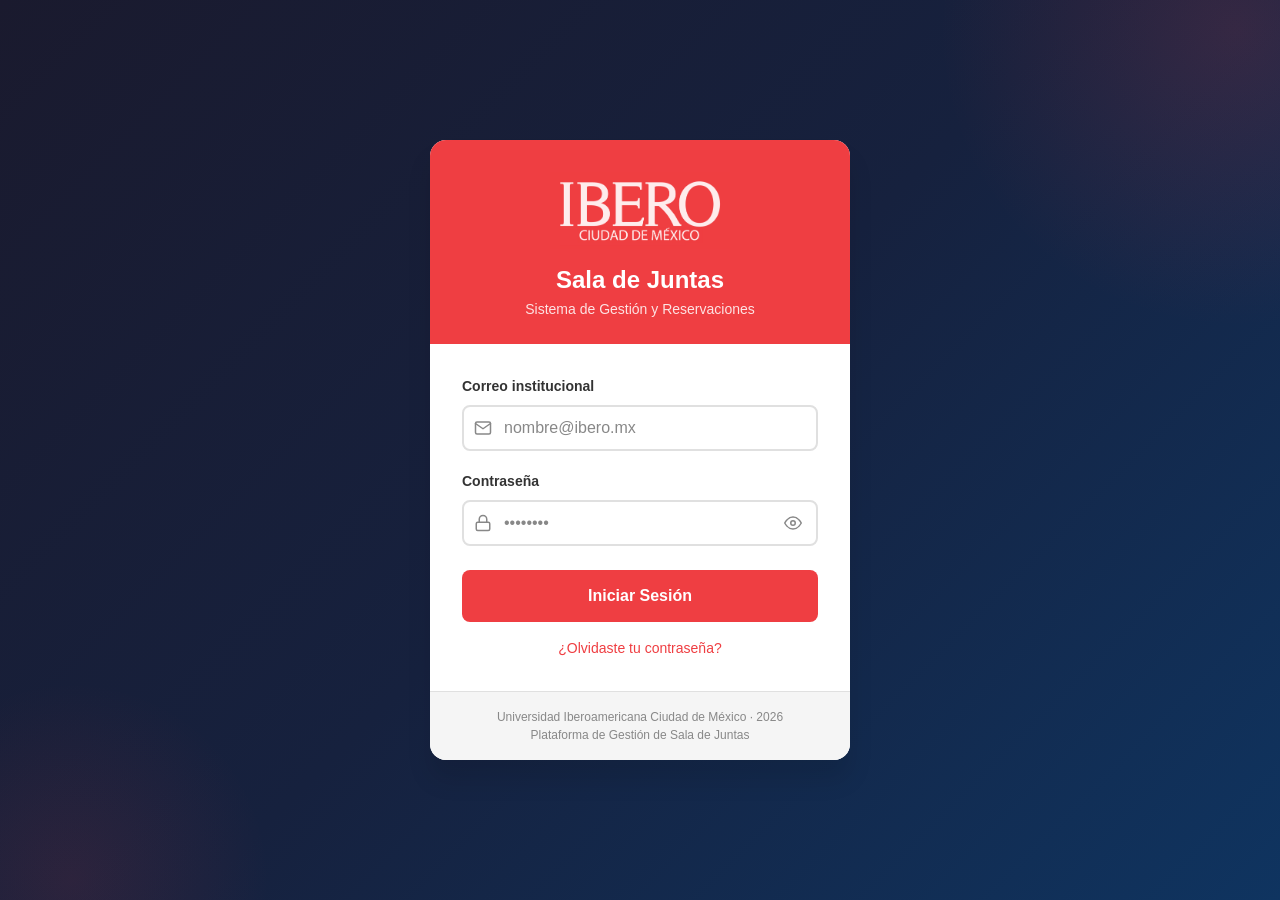
<file: frontend/index.html>
<!DOCTYPE html>
<html lang="es">
<head>
  <meta charset="UTF-8" />
  <meta name="viewport" content="width=device-width, initial-scale=1.0" />
  <meta name="description" content="Plataforma de Gestión y Reservación de Sala de Juntas — Universidad Iberoamericana" />
  <title>Acceso — Sala de Juntas Ibero</title>

  <!-- CSS -->
  <link rel="stylesheet" href="css/variables.css?v=50" />
  <link rel="stylesheet" href="css/reset.css?v=50" />
  <link rel="stylesheet" href="css/base.css?v=50" />
  <link rel="stylesheet" href="css/pages/login.css?v=50" />
  <link rel="stylesheet" href="css/responsive.css?v=50" />
  <link rel="icon" type="image/png" href="assets/img/ibero-logo.png" />
</head>
<body>

<main class="login-page" role="main">

  <!-- ════════════════════════════════════════
       TARJETA DE LOGIN
       ════════════════════════════════════════ -->
  <div class="login-card">

    <!-- Header con color primario Ibero -->
    <div class="login-card__header">
      <div class="login-logo">
        <img src="assets/img/logo-ibero-white.png"
             alt="Universidad Iberoamericana"
             class="login-logo__img" />
      </div>
      <h1 class="login-card__title">Sala de Juntas</h1>
      <p class="login-card__subtitle">Sistema de Gestión y Reservaciones</p>
    </div>

    <!-- ── SECCIÓN LOGIN ── -->
    <div id="login-section">
      <div class="login-card__body">

        <!-- Mensaje de error global -->
        <div id="login-error" class="login-error hidden" role="alert" aria-live="polite">
          <svg xmlns="http://www.w3.org/2000/svg" width="16" height="16" viewBox="0 0 24 24"
               fill="none" stroke="currentColor" stroke-width="2.5"
               stroke-linecap="round" stroke-linejoin="round" aria-hidden="true">
            <circle cx="12" cy="12" r="10"/>
            <line x1="12" y1="8" x2="12" y2="12"/>
            <line x1="12" y1="16" x2="12.01" y2="16"/>
          </svg>
          <span></span>
        </div>

        <!-- Formulario de login -->
        <form id="login-form" novalidate autocomplete="off">

          <!-- Campo correo -->
          <div class="login-form__group">
            <label class="login-form__label" for="login-email">Correo institucional</label>
            <div class="login-form__input-wrapper">
              <span class="login-form__icon" aria-hidden="true">
                <svg xmlns="http://www.w3.org/2000/svg" width="18" height="18" viewBox="0 0 24 24"
                     fill="none" stroke="currentColor" stroke-width="2"
                     stroke-linecap="round" stroke-linejoin="round">
                  <path d="M4 4h16c1.1 0 2 .9 2 2v12c0 1.1-.9 2-2 2H4c-1.1 0-2-.9-2-2V6c0-1.1.9-2 2-2z"/>
                  <polyline points="22,6 12,13 2,6"/>
                </svg>
              </span>
              <input
                id="login-email"
                name="email"
                type="email"
                class="login-form__input"
                placeholder="nombre@ibero.mx"
                autocomplete="email"
                required
                aria-required="true"
                aria-describedby="login-error"
              />
            </div>
          </div>

          <!-- Campo contraseña -->
          <div class="login-form__group">
            <label class="login-form__label" for="login-password">Contraseña</label>
            <div class="login-form__input-wrapper">
              <span class="login-form__icon" aria-hidden="true">
                <svg xmlns="http://www.w3.org/2000/svg" width="18" height="18" viewBox="0 0 24 24"
                     fill="none" stroke="currentColor" stroke-width="2"
                     stroke-linecap="round" stroke-linejoin="round">
                  <rect x="3" y="11" width="18" height="11" rx="2" ry="2"/>
                  <path d="M7 11V7a5 5 0 0 1 10 0v4"/>
                </svg>
              </span>
              <input
                id="login-password"
                name="password"
                type="password"
                class="login-form__input"
                placeholder="••••••••"
                autocomplete="current-password"
                required
                aria-required="true"
              />
              <button
                type="button"
                id="pw-toggle"
                class="login-form__pw-toggle"
                aria-label="Mostrar contraseña"
                title="Mostrar/ocultar contraseña"
              >
                <svg xmlns="http://www.w3.org/2000/svg" width="18" height="18" viewBox="0 0 24 24"
                     fill="none" stroke="currentColor" stroke-width="2"
                     stroke-linecap="round" stroke-linejoin="round" aria-hidden="true">
                  <path d="M1 12s4-8 11-8 11 8 11 8-4 8-11 8-11-8-11-8z"/>
                  <circle cx="12" cy="12" r="3"/>
                </svg>
              </button>
            </div>
          </div>

          <!-- Acciones -->
          <div class="login-form__actions">
            <button
              type="submit"
              id="login-btn"
              class="btn btn-primary btn-full login-form__btn"
            >
              Iniciar Sesión
            </button>
          </div>

          <p class="login-form__forgot">
            <a href="#" id="forgot-link" aria-label="Recuperar contraseña olvidada">
              ¿Olvidaste tu contraseña?
            </a>
          </p>
        </form>

      </div><!-- /.login-card__body -->
    </div><!-- /#login-section -->


    <!-- ── SECCIÓN OLVIDÉ CONTRASEÑA ── -->
    <div id="forgot-section" class="hidden">
      <div class="login-card__body">

        <!-- Volver atrás -->
        <button class="forgot-section__back" id="forgot-back" type="button" aria-label="Volver al inicio de sesión">
          <svg xmlns="http://www.w3.org/2000/svg" width="16" height="16" viewBox="0 0 24 24"
               fill="none" stroke="currentColor" stroke-width="2.5"
               stroke-linecap="round" stroke-linejoin="round" aria-hidden="true">
            <polyline points="15 18 9 12 15 6"/>
          </svg>
          Volver al inicio de sesión
        </button>

        <h2 class="forgot-section__title">Recuperar contraseña</h2>
        <p class="forgot-section__desc">
          Ingresa tu correo institucional y te enviaremos instrucciones para restablecer tu contraseña.
        </p>

        <!-- Formulario de recuperación -->
        <form id="forgot-form" novalidate>
          <div class="login-form__group">
            <label class="login-form__label" for="forgot-email">Correo institucional</label>
            <div class="login-form__input-wrapper">
              <span class="login-form__icon" aria-hidden="true">
                <svg xmlns="http://www.w3.org/2000/svg" width="18" height="18" viewBox="0 0 24 24"
                     fill="none" stroke="currentColor" stroke-width="2"
                     stroke-linecap="round" stroke-linejoin="round">
                  <path d="M4 4h16c1.1 0 2 .9 2 2v12c0 1.1-.9 2-2 2H4c-1.1 0-2-.9-2-2V6c0-1.1.9-2 2-2z"/>
                  <polyline points="22,6 12,13 2,6"/>
                </svg>
              </span>
              <input
                id="forgot-email"
                name="email"
                type="email"
                class="login-form__input"
                placeholder="nombre@ibero.mx"
                autocomplete="email"
                required
                aria-required="true"
              />
            </div>
          </div>
          <button type="submit" class="btn btn-primary btn-full login-form__btn">
            Enviar instrucciones
          </button>
        </form>

        <!-- Mensaje de éxito -->
        <div id="forgot-success" class="forgot-success hidden" role="status" aria-live="polite">
          <div class="forgot-success__icon" aria-hidden="true">
            <svg xmlns="http://www.w3.org/2000/svg" width="28" height="28" viewBox="0 0 24 24"
                 fill="none" stroke="currentColor" stroke-width="2.5"
                 stroke-linecap="round" stroke-linejoin="round">
              <polyline points="20 6 9 17 4 12"/>
            </svg>
          </div>
          <h3 class="forgot-success__title">Revisa tu correo</h3>
          <p class="forgot-success__text">
            Si el correo ingresado existe en nuestro sistema, recibirás un enlace para restablecer tu contraseña en los próximos minutos.
          </p>
          <button class="btn btn-secondary" id="forgot-back-2" type="button">
            Volver al inicio de sesión
          </button>
        </div>

      </div>
    </div><!-- /#forgot-section -->

    <!-- Footer -->
    <footer class="login-card__footer">
      Universidad Iberoamericana Ciudad de México · 2026<br />
      Plataforma de Gestión de Sala de Juntas
    </footer>

  </div><!-- /.login-card -->

</main><!-- /.login-page -->

<!-- Toast container -->
<div id="toast-container" aria-live="polite" aria-atomic="true"></div>

<!-- Scripts (orden de dependencias) -->
<script src="js/core/utils.js?v=50"></script>
<script src="js/core/api.js?v=50"></script>
<script src="js/core/store.js?v=50"></script>
<script src="js/components/toast.js?v=50"></script>
<script src="js/modules/notifications.js?v=50"></script>
<script src="js/modules/auth.js?v=50"></script>
<script src="js/pages/login.js?v=50"></script>

<script>
  // Segundo botón "Volver" (en pantalla de éxito)
  document.addEventListener('DOMContentLoaded', () => {
    const btn = document.getElementById('forgot-back-2');
    const forgotSection = document.getElementById('forgot-section');
    const loginSection  = document.getElementById('login-section');
    const forgotForm    = document.getElementById('forgot-form');
    const forgotSuccess = document.getElementById('forgot-success');

    btn && btn.addEventListener('click', () => {
      forgotSection.classList.add('hidden');
      loginSection.classList.remove('hidden');
      forgotForm.style.display = '';
      forgotSuccess.classList.add('hidden');
      document.getElementById('forgot-email').value = '';
    });
  });
</script>

</body>
</html>
</file>
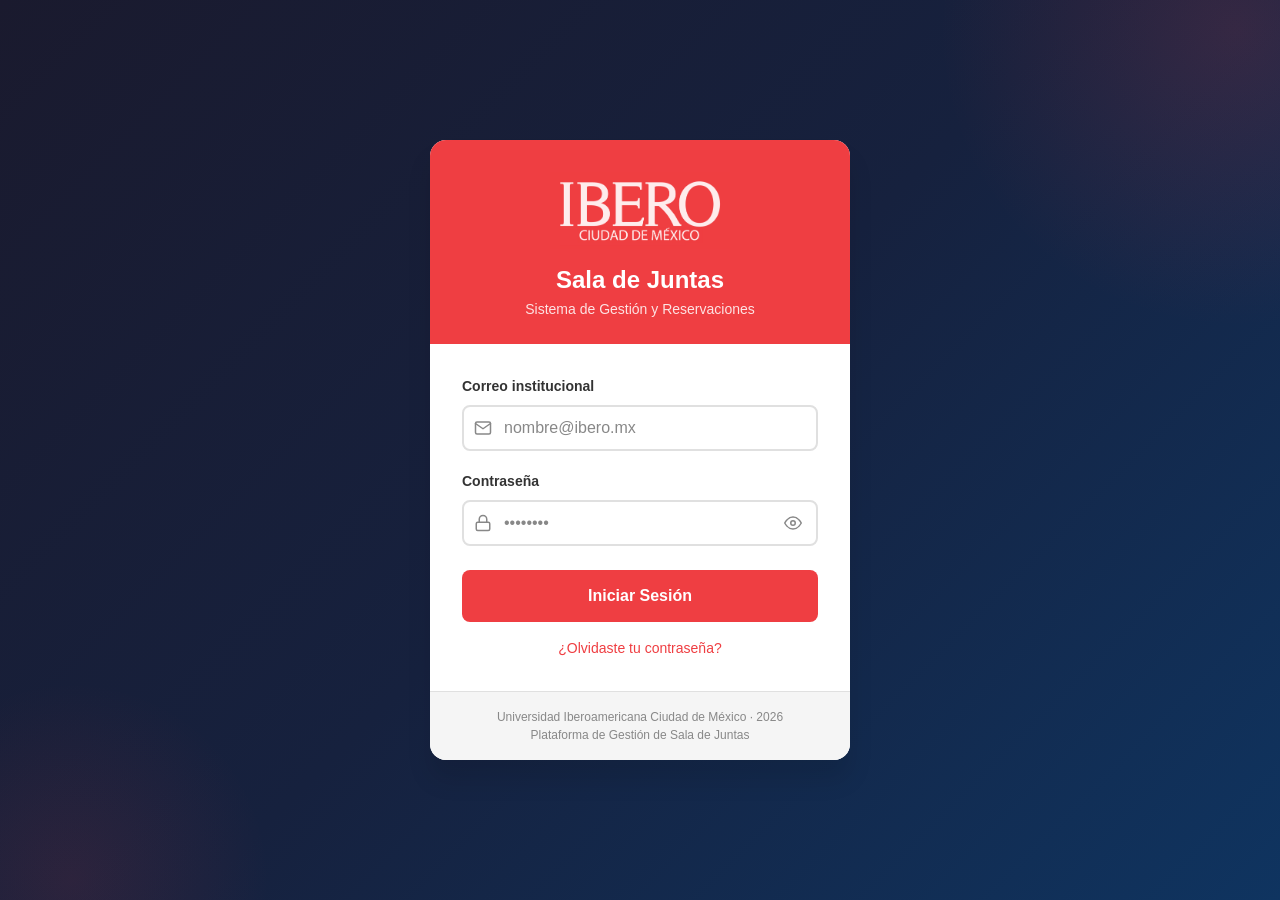
<file: frontend/admin.html>
<!DOCTYPE html>
<html lang="es">

<head>
  <meta charset="UTF-8" />
  <meta name="viewport" content="width=device-width, initial-scale=1.0" />
  <script>try{var d=document.documentElement;d.classList.add("no-sidebar-anim");if(localStorage.getItem("ibero_sidebar_collapsed")==="1")d.classList.add("sidebar-collapsed")}catch(e){}</script>
  <title>Administración — Sala de Juntas Ibero</title>
  <link rel="stylesheet" href="css/variables.css?v=50" />
  <link rel="stylesheet" href="css/reset.css?v=50" />
  <link rel="stylesheet" href="css/base.css?v=50" />
  <link rel="stylesheet" href="css/layout.css?v=50" />
  <link rel="stylesheet" href="css/components/calendar.css?v=50" />
  <link rel="stylesheet" href="css/components/forms.css?v=50" />
  <link rel="stylesheet" href="css/components/modals.css?v=50" />
  <link rel="stylesheet" href="css/pages/admin.css?v=50" />
  <link rel="stylesheet" href="css/responsive.css?v=50" />
  <link rel="icon" type="image/png" href="assets/img/ibero-logo.png" />
</head>

<body>

  <div class="sidebar-overlay" id="sidebar-overlay"></div>
  <div class="app">

    <!-- Sidebar -->
    <nav class="sidebar" id="sidebar" role="navigation" aria-label="Menú principal"></nav>

    <div class="main-content">

      <!-- Topbar -->
      <header class="topbar" role="banner">
        <button class="topbar__toggle" id="sidebar-toggle" aria-label="Abrir menú" aria-expanded="false">
          <svg width="20" height="20" viewBox="0 0 24 24" fill="none" stroke="currentColor" stroke-width="2"
            stroke-linecap="round" stroke-linejoin="round" aria-hidden="true">
            <line x1="3" y1="12" x2="21" y2="12" />
            <line x1="3" y1="6" x2="21" y2="6" />
            <line x1="3" y1="18" x2="21" y2="18" />
          </svg>
        </button>
        <h1 class="topbar__title" id="admin-page-title">Administración</h1>
        <nav class="topbar__breadcrumb" aria-label="Ruta de navegación">
          <a href="dashboard.html">Inicio</a>
          <span class="topbar__breadcrumb-sep" aria-hidden="true">/</span>
          <span aria-current="page" id="admin-breadcrumb">Administración</span>
        </nav>
        <div class="topbar__actions">
          <span id="topbar-role-badge" class="badge badge-primary topbar__badge-role">Secretaria</span>
        </div>
      </header>

      <!-- Page body -->
      <main class="page-content" role="main">

        <!-- ── TAB BAR ── -->
        <div class="admin-tabs" role="tablist" aria-label="Secciones de administración">
          <button class="admin-tab" id="tab-users" role="tab" aria-controls="section-users" aria-selected="false">
            <svg width="14" height="14" viewBox="0 0 24 24" fill="none" stroke="currentColor" stroke-width="2"
              stroke-linecap="round" stroke-linejoin="round" aria-hidden="true">
              <path d="M17 21v-2a4 4 0 0 0-4-4H5a4 4 0 0 0-4 4v2" />
              <circle cx="9" cy="7" r="4" />
              <path d="M23 21v-2a4 4 0 0 0-3-3.87" />
              <path d="M16 3.13a4 4 0 0 1 0 7.75" />
            </svg>
            Usuarios
          </button>

          <!-- Solo super admin — ver docs/changes/2026-09-27-multi-room-support.md -->
          <button class="admin-tab" id="tab-rooms" role="tab" aria-controls="section-rooms" aria-selected="false">
            <svg width="14" height="14" viewBox="0 0 24 24" fill="none" stroke="currentColor" stroke-width="2"
              stroke-linecap="round" stroke-linejoin="round" aria-hidden="true">
              <path d="M3 21h18" />
              <path d="M5 21V7l8-4v18" />
              <path d="M19 21V11l-6-4" />
              <path d="M9 9v.01M9 12v.01M9 15v.01M9 18v.01" />
            </svg>
            Salas
          </button>

          <!-- "Solicitudes" tab removed: any secretaria can now edit/cancel
               any reservation directly, so there's nothing to approve.
               #section-requests markup stays in place (unreached) for any
               legacy pending requests.
               See docs/changes/2026-09-22-secretary-feedback.md #7. -->
          <button class="admin-tab" id="tab-calendar" role="tab" aria-controls="section-calendar" aria-selected="false">
            <svg width="14" height="14" viewBox="0 0 24 24" fill="none" stroke="currentColor" stroke-width="2"
              stroke-linecap="round" stroke-linejoin="round" aria-hidden="true">
              <rect x="3" y="4" width="18" height="18" rx="2" />
              <line x1="16" y1="2" x2="16" y2="6" />
              <line x1="8" y1="2" x2="8" y2="6" />
              <line x1="3" y1="10" x2="21" y2="10" />
            </svg>
            Calendario
          </button>
          <button class="admin-tab" id="tab-notif" role="tab" aria-controls="section-notif" aria-selected="false">
            <svg width="14" height="14" viewBox="0 0 24 24" fill="none" stroke="currentColor" stroke-width="2"
              stroke-linecap="round" stroke-linejoin="round" aria-hidden="true">
              <path d="M4 4h16c1.1 0 2 .9 2 2v12c0 1.1-.9 2-2 2H4c-1.1 0-2-.9-2-2V6c0-1.1.9-2 2-2z" />
              <polyline points="22,6 12,13 2,6" />
            </svg>
            Notificaciones
          </button>
          <button class="admin-tab" id="tab-backup" role="tab" aria-controls="section-backup" aria-selected="false">
            <svg width="14" height="14" viewBox="0 0 24 24" fill="none" stroke="currentColor" stroke-width="2"
              stroke-linecap="round" stroke-linejoin="round" aria-hidden="true">
              <path d="M21 15v4a2 2 0 0 1-2 2H5a2 2 0 0 1-2-2v-4" />
              <polyline points="7 10 12 15 17 10" />
              <line x1="12" y1="15" x2="12" y2="3" />
            </svg>
            Respaldos
          </button>
        </div>

        <!-- ══════════════════════════════════════════
           SECCIÓN: USUARIOS
      ══════════════════════════════════════════ -->
        <div id="section-users" role="tabpanel" aria-labelledby="tab-users" class="hidden">

          <div class="users-type-tabs"
            style="display:flex; gap:16px; margin-bottom:16px; border-bottom:1px solid var(--color-border);">
            <button class="btn btn-ghost" id="subtab-internal"
              style="border-radius:0; border-bottom:2px solid var(--color-primary); color:var(--color-primary);">Usuarios
              Internos</button>
            <button class="btn btn-ghost" id="subtab-external"
              style="border-radius:0; border-bottom:2px solid transparent; color:var(--color-text);">Contactos
              Externos</button>
          </div>

          <div id="view-internal-users">
            <div class="users-toolbar">
              <input type="search" id="users-search" class="users-toolbar__search"
                placeholder="Buscar por nombre o correo…" aria-label="Buscar usuarios" />
              <button class="btn btn-primary btn-sm" id="btn-add-user">
                <svg width="13" height="13" viewBox="0 0 24 24" fill="none" stroke="currentColor" stroke-width="2.5"
                  stroke-linecap="round" stroke-linejoin="round" aria-hidden="true">
                  <line x1="12" y1="5" x2="12" y2="19" />
                  <line x1="5" y1="12" x2="19" y2="12" />
                </svg>
                Nuevo usuario
              </button>
            </div>

            <div class="users-grid" id="users-grid" aria-label="Lista de usuarios">
              <!-- JS renders here -->
            </div>
          </div>

          <div id="view-external-users" class="hidden">
            <div class="users-toolbar">
              <input type="search" id="external-search" class="users-toolbar__search"
                placeholder="Buscar por nombre o correo…" aria-label="Buscar contactos externos" />
              <button class="btn btn-primary btn-sm" id="btn-add-external">
                <svg width="13" height="13" viewBox="0 0 24 24" fill="none" stroke="currentColor" stroke-width="2.5"
                  stroke-linecap="round" stroke-linejoin="round" aria-hidden="true">
                  <line x1="12" y1="5" x2="12" y2="19" />
                  <line x1="5" y1="12" x2="19" y2="12" />
                </svg>
                Nuevo contacto
              </button>
            </div>

            <div class="users-grid" id="external-grid" aria-label="Lista de contactos externos">
              <!-- JS renders here -->
            </div>
          </div>

        </div>

        <!-- ══════════════════════════════════════════
           SECCIÓN: SALAS (super-admin)
      ══════════════════════════════════════════ -->
        <div id="section-rooms" role="tabpanel" aria-labelledby="tab-rooms" class="hidden">
          <div class="users-toolbar">
            <input type="search" id="rooms-search" class="users-toolbar__search"
              placeholder="Buscar por nombre…" aria-label="Buscar salas" />
            <button class="btn btn-primary btn-sm" id="btn-add-room">
              <svg width="13" height="13" viewBox="0 0 24 24" fill="none" stroke="currentColor" stroke-width="2.5"
                stroke-linecap="round" stroke-linejoin="round" aria-hidden="true">
                <line x1="12" y1="5" x2="12" y2="19" />
                <line x1="5" y1="12" x2="19" y2="12" />
              </svg>
              Nueva sala
            </button>
          </div>

          <div class="users-grid" id="rooms-grid" aria-label="Lista de salas">
            <!-- JS renders here -->
          </div>
        </div>

        <!-- ══════════════════════════════════════════
           SECCIÓN: SOLICITUDES DE CAMBIO (super-admin)
      ══════════════════════════════════════════ -->
        <div id="section-requests" role="tabpanel" aria-labelledby="tab-requests" class="hidden">
          <div class="admin-panel" style="max-width:720px;">
            <div class="admin-panel__header">
              <svg class="admin-panel__icon" width="18" height="18" viewBox="0 0 24 24" fill="none"
                stroke="currentColor" stroke-width="2" stroke-linecap="round" stroke-linejoin="round"
                aria-hidden="true">
                <polyline points="22 12 16 12 14 15 10 15 8 12 2 12" />
                <path
                  d="M5.45 5.11L2 12v6a2 2 0 0 0 2 2h16a2 2 0 0 0 2-2v-6l-3.45-6.89A2 2 0 0 0 16.76 4H7.24a2 2 0 0 0-1.79 1.11z" />
              </svg>
              <h2 class="admin-panel__title">Solicitudes pendientes de cambio de horario</h2>
            </div>
            <div class="admin-panel__body">
              <div id="requests-list" aria-live="polite">
                <div class="notif-empty">Cargando…</div>
              </div>
            </div>
          </div>
        </div>

        <!-- ══════════════════════════════════════════
           SECCIÓN: CALENDARIO MAESTRO
      ══════════════════════════════════════════ -->
        <div id="section-calendar" role="tabpanel" aria-labelledby="tab-calendar" class="hidden">
          <div class="admin-layout">

            <!-- Panel izquierdo: mini calendario + formulario -->
            <div class="admin-panel">
              <div class="admin-panel__header">
                <svg class="admin-panel__icon" width="18" height="18" viewBox="0 0 24 24" fill="none"
                  stroke="currentColor" stroke-width="2" stroke-linecap="round" stroke-linejoin="round"
                  aria-hidden="true">
                  <rect x="3" y="4" width="18" height="18" rx="2" />
                  <line x1="16" y1="2" x2="16" y2="6" />
                  <line x1="8" y1="2" x2="8" y2="6" />
                  <line x1="3" y1="10" x2="21" y2="10" />
                </svg>
                <h2 class="admin-panel__title">Marcar días festivos y cierres</h2>
              </div>

              <div class="admin-panel__body">
                <div class="admin-cal__nav" role="group" aria-label="Navegar mes">
                  <button class="admin-cal__nav-btn" id="admin-cal-prev" aria-label="Mes anterior">
                    <svg width="12" height="12" viewBox="0 0 24 24" fill="none" stroke="currentColor" stroke-width="2.5"
                      stroke-linecap="round" stroke-linejoin="round" aria-hidden="true">
                      <polyline points="15 18 9 12 15 6" />
                    </svg>
                  </button>
                  <span class="admin-cal__title" id="admin-cal-title" aria-live="polite"
                    aria-atomic="true">Cargando…</span>
                  <button class="admin-cal__nav-btn" id="admin-cal-next" aria-label="Mes siguiente">
                    <svg width="12" height="12" viewBox="0 0 24 24" fill="none" stroke="currentColor" stroke-width="2.5"
                      stroke-linecap="round" stroke-linejoin="round" aria-hidden="true">
                      <polyline points="9 18 15 12 9 6" />
                    </svg>
                  </button>
                </div>

                <div id="admin-mini-cal" aria-label="Seleccionar fecha"></div>

                <div class="admin-selected-box" role="status" aria-live="polite">
                  <span class="admin-selected-box__label">Fecha seleccionada</span>
                  <span class="admin-selected-box__date" id="selected-date-display">
                    Haz clic en un día del calendario
                  </span>
                </div>

                <div class="admin-conflict-alert hidden" id="conflict-warning" role="alert" aria-live="polite">
                  <svg width="14" height="14" viewBox="0 0 24 24" fill="none" stroke="currentColor" stroke-width="2"
                    stroke-linecap="round" stroke-linejoin="round" aria-hidden="true">
                    <path d="M10.29 3.86L1.82 18a2 2 0 001.71 3h16.94a2 2 0 001.71-3L13.71 3.86a2 2 0 00-3.42 0z" />
                    <line x1="12" y1="9" x2="12" y2="13" />
                    <line x1="12" y1="17" x2="12.01" y2="17" />
                  </svg>
                  <span id="conflict-warning-text"></span>
                </div>

                <form class="admin-form" id="add-holiday-form" novalidate>
                  <div class="form-group">
                    <label for="holiday-type">Tipo de fecha</label>
                    <select id="holiday-type" name="type" required>
                      <option value="holiday">🟡 Día Festivo (solo se resalta, se puede reservar)</option>
                      <option value="closure">⚫ Cierre Institucional (bloquea reservaciones)</option>
                    </select>
                  </div>
                  <div class="form-group">
                    <label for="holiday-name">Nombre / descripción</label>
                    <input type="text" id="holiday-name" name="name" placeholder="Ej. Día del Trabajo" maxlength="100"
                      autocomplete="off" required />
                  </div>
                  <button type="submit" class="btn btn-primary btn-full" id="btn-mark-date" disabled>
                    <svg width="14" height="14" viewBox="0 0 24 24" fill="none" stroke="currentColor" stroke-width="2.5"
                      stroke-linecap="round" stroke-linejoin="round" aria-hidden="true">
                      <line x1="12" y1="5" x2="12" y2="19" />
                      <line x1="5" y1="12" x2="19" y2="12" />
                    </svg>
                    Marcar fecha
                  </button>
                </form>
              </div>
            </div>

            <!-- Panel derecho: lista de fechas marcadas -->
            <div class="admin-panel">
              <div class="admin-panel__header">
                <svg class="admin-panel__icon" width="18" height="18" viewBox="0 0 24 24" fill="none"
                  stroke="currentColor" stroke-width="2" stroke-linecap="round" stroke-linejoin="round"
                  aria-hidden="true">
                  <line x1="8" y1="6" x2="21" y2="6" />
                  <line x1="8" y1="12" x2="21" y2="12" />
                  <line x1="8" y1="18" x2="21" y2="18" />
                  <line x1="3" y1="6" x2="3.01" y2="6" />
                  <line x1="3" y1="12" x2="3.01" y2="12" />
                  <line x1="3" y1="18" x2="3.01" y2="18" />
                </svg>
                <h2 class="admin-panel__title">Fechas marcadas</h2>
              </div>
              <div id="holiday-list" role="list" aria-label="Días festivos y cierres">
                <div class="holiday-list__empty">
                  <p>Cargando…</p>
                </div>
              </div>
              <div class="holiday-list__count" id="holiday-count" aria-live="polite"></div>
            </div>

          </div><!-- /.admin-layout -->

          <!-- Panel: Semestre actual (usado por el atajo "Usar fin de
               semestre" en reservaciones recurrentes). Solo Super Admin
               puede editarlo; cualquier secretaria puede ver el rango.
               See docs/changes/2026-09-22-secretary-feedback.md #6b. -->
          <div class="admin-panel" style="margin-top:var(--space-5); max-width: 480px;">
            <div class="admin-panel__header">
              <svg class="admin-panel__icon" width="18" height="18" viewBox="0 0 24 24" fill="none"
                stroke="currentColor" stroke-width="2" stroke-linecap="round" stroke-linejoin="round"
                aria-hidden="true">
                <rect x="3" y="4" width="18" height="18" rx="2" />
                <line x1="16" y1="2" x2="16" y2="6" />
                <line x1="8" y1="2" x2="8" y2="6" />
                <line x1="3" y1="10" x2="21" y2="10" />
                <path d="M9 16l2 2 4-4" />
              </svg>
              <h2 class="admin-panel__title">Semestre actual</h2>
            </div>
            <div class="admin-panel__body" id="semester-settings-body">
              <div class="notif-empty">Cargando…</div>
            </div>
          </div>
        </div>

        <!-- ══════════════════════════════════════════
           SECCIÓN: NOTIFICACIONES
      ══════════════════════════════════════════ -->
        <div id="section-notif" role="tabpanel" aria-labelledby="tab-notif" class="hidden">

          <!-- Panel: Configuración de Correo (Diagnóstico) -->
          <div class="admin-panel" style="margin-bottom:var(--space-5); max-width: 720px;">
            <div class="admin-panel__header">
              <svg class="admin-panel__icon" width="18" height="18" viewBox="0 0 24 24" fill="none"
                stroke="currentColor" stroke-width="2" stroke-linecap="round" stroke-linejoin="round"
                aria-hidden="true">
                <path d="M4 4h16c1.1 0 2 .9 2 2v12c0 1.1-.9 2-2 2H4c-1.1 0-2-.9-2-2V6c0-1.1.9-2 2-2z" />
                <polyline points="22,6 12,13 2,6" />
              </svg>
              <h2 class="admin-panel__title">Diagnóstico de Correo Electrónico</h2>
            </div>
            <div class="admin-panel__body" id="smtp-config-body">
              <div class="notif-empty">Cargando configuración...</div>
            </div>
          </div>

          <div class="notif-log">
            <div class="notif-log__header">
              <span class="notif-log__title">Log de notificaciones enviadas</span>
              <button class="btn btn-ghost btn-sm" id="btn-clear-notif">Limpiar log</button>
            </div>
            <div id="notif-log-body" aria-live="polite">
              <!-- JS renders here -->
            </div>
          </div>

        </div>

        <!-- ══════════════════════════════════════════
           SECCIÓN: RESPALDOS
      ══════════════════════════════════════════ -->
        <div id="section-backup" role="tabpanel" aria-labelledby="tab-backup" class="hidden">

          <div class="admin-layout admin-layout--split">

            <!-- Panel: Crear respaldo -->
            <div class="admin-panel">
              <div class="admin-panel__header">
                <svg class="admin-panel__icon" width="18" height="18" viewBox="0 0 24 24" fill="none"
                  stroke="currentColor" stroke-width="2" stroke-linecap="round" stroke-linejoin="round"
                  aria-hidden="true">
                  <path d="M21 15v4a2 2 0 0 1-2 2H5a2 2 0 0 1-2-2v-4" />
                  <polyline points="7 10 12 15 17 10" />
                  <line x1="12" y1="15" x2="12" y2="3" />
                </svg>
                <h2 class="admin-panel__title">Crear respaldo</h2>
              </div>
              <div class="admin-panel__body">
                <p style="font-size:var(--font-size-sm);color:var(--color-secondary-mid);margin-bottom:var(--space-4);">
                  Descarga un archivo SQL con todas las reservaciones, usuarios, festivos e historial.
                  Guárdalo en un lugar seguro para poder restaurarlo si es necesario.
                </p>

                <div
                  style="background:var(--color-bg-alt);border:1px solid var(--color-border);border-radius:var(--radius-md);padding:var(--space-4);margin-bottom:var(--space-5);font-size:var(--font-size-sm);">
                  <div style="display:flex;justify-content:space-between;margin-bottom:var(--space-2);">
                    <span style="color:var(--color-secondary-light);">Reservaciones</span>
                    <strong id="bkp-count-reservations">—</strong>
                  </div>
                  <div style="display:flex;justify-content:space-between;margin-bottom:var(--space-2);">
                    <span style="color:var(--color-secondary-light);">Usuarios</span>
                    <strong id="bkp-count-users">—</strong>
                  </div>
                  <div style="display:flex;justify-content:space-between;">
                    <span style="color:var(--color-secondary-light);">Fechas festivas / cierres</span>
                    <strong id="bkp-count-holidays">—</strong>
                  </div>
                </div>

                <button class="btn btn-primary btn-full" id="btn-create-backup" type="button">
                  <svg width="14" height="14" viewBox="0 0 24 24" fill="none" stroke="currentColor" stroke-width="2.5"
                    stroke-linecap="round" stroke-linejoin="round" aria-hidden="true">
                    <path d="M21 15v4a2 2 0 0 1-2 2H5a2 2 0 0 1-2-2v-4" />
                    <polyline points="7 10 12 15 17 10" />
                    <line x1="12" y1="15" x2="12" y2="3" />
                  </svg>
                  Descargar respaldo SQL (.sql)
                </button>


              </div>
            </div>

            <!-- Panel: Restaurar (Oculto temporalmente) -->
            <div class="admin-panel" style="display: none;">
              <div class="admin-panel__header">
                <svg class="admin-panel__icon" width="18" height="18" viewBox="0 0 24 24" fill="none"
                  stroke="currentColor" stroke-width="2" stroke-linecap="round" stroke-linejoin="round"
                  aria-hidden="true">
                  <polyline points="1 4 1 10 7 10" />
                  <path d="M3.51 15a9 9 0 1 0 .49-4.5" />
                </svg>
                <h2 class="admin-panel__title">Restaurar respaldo</h2>
              </div>
              <div class="admin-panel__body">
                <p style="font-size:var(--font-size-sm);color:var(--color-secondary-mid);margin-bottom:var(--space-4);">
                  Selecciona un archivo de respaldo para restaurar los datos.
                  <strong style="color:var(--color-warning);">Esta operación reemplazará todos los datos
                    actuales.</strong>
                </p>

                <div class="form-group" style="margin-bottom:var(--space-4);">
                  <label class="form-label" for="backup-file-input">Archivo de respaldo (.json)</label>
                  <input type="file" id="backup-file-input" accept=".json" class="form-input" style="cursor:pointer;"
                    aria-label="Seleccionar archivo de respaldo" />
                </div>

                <button class="btn btn-danger btn-full" id="btn-restore-backup" type="button" disabled>
                  <svg width="14" height="14" viewBox="0 0 24 24" fill="none" stroke="currentColor" stroke-width="2.5"
                    stroke-linecap="round" stroke-linejoin="round" aria-hidden="true">
                    <polyline points="1 4 1 10 7 10" />
                    <path d="M3.51 15a9 9 0 1 0 .49-4.5" />
                  </svg>
                  Restaurar datos desde archivo
                </button>


              </div>
            </div>

          </div><!-- /.admin-layout -->

          <!-- Log de respaldos -->
          <div class="notif-log" style="margin-top:var(--space-5);">
            <div class="notif-log__header">
              <span class="notif-log__title">Historial de respaldos</span>
              <button class="btn btn-ghost btn-sm" id="btn-clear-backup-log">Limpiar</button>
            </div>
            <div id="backup-log-body" aria-live="polite">
              <div class="notif-empty">No hay respaldos registrados.</div>
            </div>
          </div>

        </div><!-- /#section-backup -->

      </main>
    </div><!-- /.main-content -->
  </div><!-- /.app -->

  <div id="toast-container" aria-live="polite" aria-atomic="true"></div>
  <div id="modal-container"></div>

  <!-- Scripts -->
  <script src="js/core/utils.js?v=50"></script>
  <script src="js/core/api.js?v=50"></script>
  <script src="js/core/store.js?v=50"></script>
  <script src="js/components/toast.js?v=50"></script>
  <script src="js/components/sidebar.js?v=50"></script>
  <script src="js/components/change-password-modal.js?v=50"></script>
  <script src="js/components/calendar-grid.js?v=50"></script>
  <script src="js/components/modal.js?v=50"></script>
  <script src="js/modules/notifications.js?v=50"></script>
  <script src="js/modules/auth.js?v=50"></script>
  <script src="js/modules/reservations.js?v=50"></script>
  <script src="js/modules/holidays.js?v=50"></script>
  <script src="js/modules/users.js?v=50"></script>
  <script src="js/modules/backup.js?v=50"></script>
  <script src="js/pages/admin-page.js?v=50"></script>

</body>

</html>
</file>
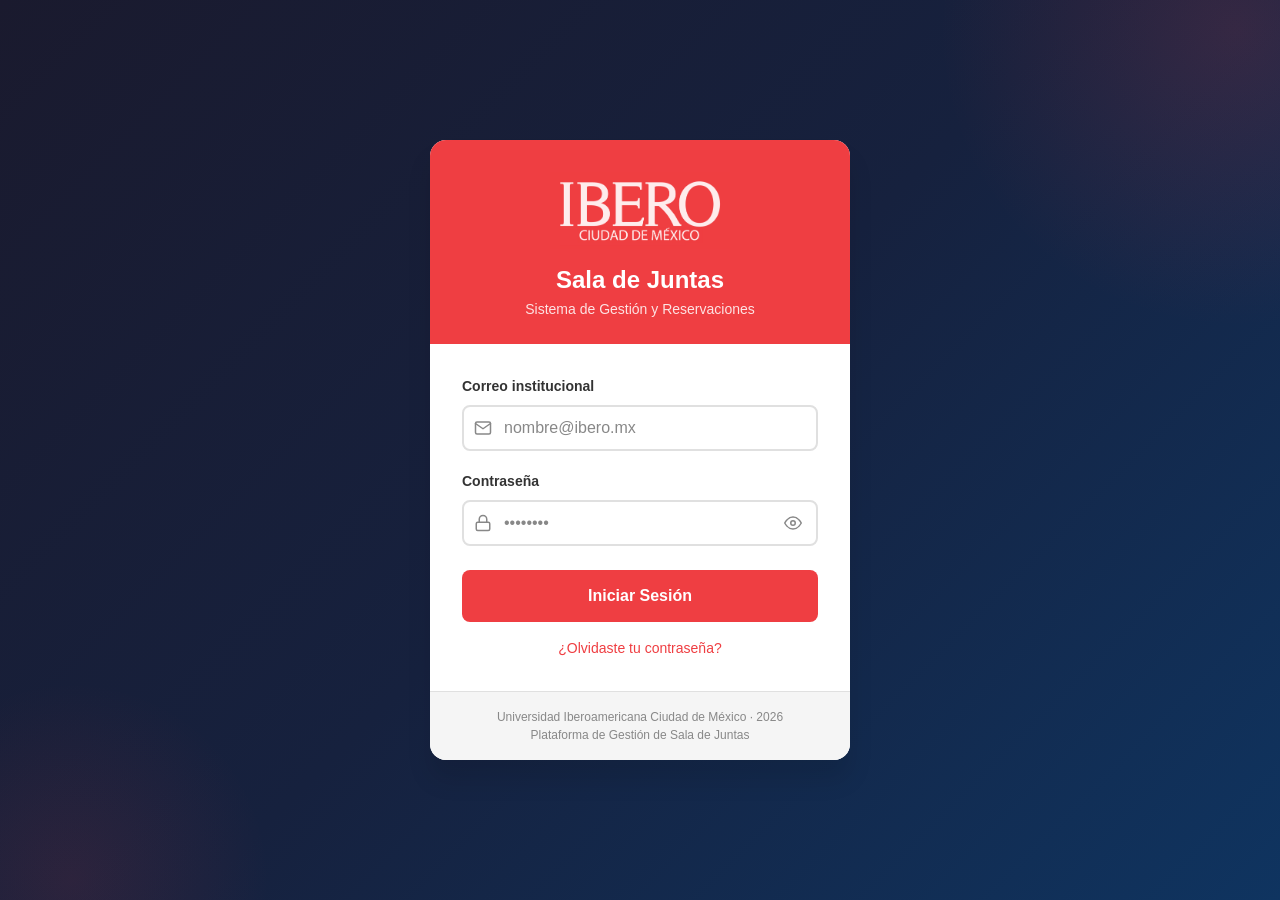
<file: frontend/ai-panel.html>
<!DOCTYPE html>
<html lang="es">
<head>
  <meta charset="UTF-8" />
  <meta name="viewport" content="width=device-width, initial-scale=1.0" />
  <script>try{var d=document.documentElement;d.classList.add("no-sidebar-anim");if(localStorage.getItem("ibero_sidebar_collapsed")==="1")d.classList.add("sidebar-collapsed")}catch(e){}</script>
  <title>Asistente IA — Sala de Juntas Ibero</title>
  <link rel="stylesheet" href="css/variables.css?v=50" />
  <link rel="stylesheet" href="css/reset.css?v=50" />
  <link rel="stylesheet" href="css/base.css?v=50" />
  <link rel="stylesheet" href="css/layout.css?v=50" />
  <link rel="stylesheet" href="css/components/forms.css?v=50" />
  <link rel="stylesheet" href="css/responsive.css?v=50" />
  <style>
    /* ── AI Panel specific styles ────────────────────────── */

    .ai-layout {
      display: grid;
      grid-template-columns: 1fr 320px;
      gap: var(--space-5);
      align-items: start;
    }

    @media (max-width: 900px) {
      .ai-layout { grid-template-columns: 1fr; }
    }

    /* ── Input card ── */
    .ai-input-card {
      background: var(--color-bg);
      border: 1px solid var(--color-border);
      border-radius: var(--radius-md);
      padding: var(--space-6);
      box-shadow: var(--shadow-sm);
    }

    .ai-input-card__title {
      font-size: var(--font-size-base);
      font-weight: var(--font-weight-semibold);
      color: var(--color-secondary);
      margin-bottom: var(--space-1);
    }

    .ai-input-card__sub {
      font-size: var(--font-size-sm);
      color: var(--color-secondary-light);
      margin-bottom: var(--space-4);
    }

    .ai-textarea {
      width: 100%;
      min-height: 110px;
      resize: vertical;
      padding: var(--space-3) var(--space-4);
      border: 2px solid var(--color-border);
      border-radius: var(--radius-md);
      font-size: var(--font-size-sm);
      font-family: var(--font-family);
      color: var(--color-secondary);
      background: var(--color-bg);
      transition: border-color .15s, box-shadow .15s;
      box-sizing: border-box;
    }
    .ai-textarea:focus {
      outline: none;
      border-color: var(--color-primary);
      box-shadow: 0 0 0 3px var(--color-primary-bg);
    }

    .ai-examples {
      display: flex;
      flex-wrap: wrap;
      gap: var(--space-2);
      margin-top: var(--space-3);
    }

    .ai-example-chip {
      background: var(--color-bg-alt);
      border: 1px solid var(--color-border);
      border-radius: var(--radius-full);
      padding: var(--space-1) var(--space-3);
      font-size: 11px;
      color: var(--color-secondary-mid);
      cursor: pointer;
      transition: background .15s, border-color .15s;
      white-space: nowrap;
    }
    .ai-example-chip:hover {
      background: var(--color-primary-bg);
      border-color: var(--color-primary-light);
      color: var(--color-primary);
    }

    /* ── Process button row ── */
    .ai-actions {
      display: flex;
      align-items: center;
      gap: var(--space-3);
      margin-top: var(--space-4);
    }

    /* ── Loading state ── */
    .ai-loading {
      display: none;
      align-items: center;
      gap: var(--space-3);
      padding: var(--space-4);
      background: var(--color-bg-alt);
      border-radius: var(--radius-md);
      font-size: var(--font-size-sm);
      color: var(--color-secondary-mid);
      margin-top: var(--space-4);
    }
    .ai-loading.is-visible { display: flex; }

    .ai-spinner {
      width: 18px;
      height: 18px;
      border: 2px solid var(--color-border);
      border-top-color: var(--color-primary);
      border-radius: 50%;
      animation: spin .7s linear infinite;
      flex-shrink: 0;
    }
    @keyframes spin { to { transform: rotate(360deg); } }

    /* ── Proposal card ── */
    .ai-proposal {
      display: none;
      background: var(--color-bg);
      border: 2px solid var(--color-primary-light);
      border-radius: var(--radius-md);
      margin-top: var(--space-5);
      overflow: hidden;
    }
    .ai-proposal.is-visible { display: block; }

    .ai-proposal__header {
      background: var(--color-primary-bg);
      border-bottom: 1px solid var(--color-primary-light);
      padding: var(--space-3) var(--space-5);
      display: flex;
      align-items: center;
      justify-content: space-between;
      gap: var(--space-3);
    }

    .ai-proposal__title {
      display: flex;
      align-items: center;
      gap: var(--space-2);
      font-size: var(--font-size-sm);
      font-weight: var(--font-weight-semibold);
      color: var(--color-primary);
    }

    .ai-confidence {
      font-size: 11px;
      color: var(--color-secondary-light);
    }

    .ai-proposal__body {
      padding: var(--space-5);
      display: grid;
      gap: var(--space-4);
    }

    /* Overlap status inside proposal */
    .ai-overlap-status {
      display: flex;
      align-items: center;
      gap: var(--space-2);
      font-size: var(--font-size-xs);
      padding: var(--space-2) var(--space-3);
      border-radius: var(--radius-md);
      background: var(--color-bg-alt);
      border: 1px solid var(--color-border);
    }
    .ai-overlap-status.is-available {
      background: var(--color-success-bg);
      border-color: var(--color-success);
      color: var(--color-success);
    }
    .ai-overlap-status.is-conflict {
      background: var(--color-error-bg);
      border-color: var(--color-error);
      color: var(--color-error);
    }

    .ai-proposal__footer {
      padding: var(--space-4) var(--space-5);
      border-top: 1px solid var(--color-border);
      display: flex;
      justify-content: flex-end;
      gap: var(--space-3);
    }

    /* ── Suggestions sidebar ── */
    .ai-suggestions-card {
      background: var(--color-bg);
      border: 1px solid var(--color-border);
      border-radius: var(--radius-md);
      padding: var(--space-5);
      box-shadow: var(--shadow-sm);
    }

    .ai-suggestions-card__title {
      font-size: var(--font-size-sm);
      font-weight: var(--font-weight-semibold);
      color: var(--color-secondary);
      margin-bottom: var(--space-4);
      display: flex;
      align-items: center;
      gap: var(--space-2);
    }

    .ai-suggestions-card__date {
      margin-bottom: var(--space-4);
    }

    .suggestions-list {
      display: flex;
      flex-direction: column;
      gap: var(--space-2);
    }

    .suggestion-chip {
      display: flex;
      align-items: center;
      justify-content: space-between;
      padding: var(--space-3) var(--space-4);
      border: 1px solid var(--color-border);
      border-radius: var(--radius-md);
      font-size: var(--font-size-sm);
      cursor: pointer;
      transition: background .15s, border-color .15s;
      background: var(--color-bg);
    }
    .suggestion-chip:hover {
      background: var(--color-primary-bg);
      border-color: var(--color-primary-light);
    }
    .suggestion-chip.is-preferred {
      border-color: var(--color-primary-light);
    }
    .suggestion-chip__time {
      font-weight: var(--font-weight-semibold);
      color: var(--color-secondary);
    }
    .suggestion-chip__badge {
      font-size: 10px;
      background: var(--color-primary-bg);
      color: var(--color-primary);
      border-radius: var(--radius-full);
      padding: 2px 6px;
    }

    .suggestions-empty {
      font-size: var(--font-size-sm);
      color: var(--color-secondary-light);
      text-align: center;
      padding: var(--space-4) 0;
    }

    /* ── New user inline panel ── */
    .new-user-panel {
      background: var(--color-bg-alt);
      border: 1px solid var(--color-border);
      border-radius: var(--radius-md);
      padding: var(--space-4);
    }
    .new-user-panel__title {
      font-size: var(--font-size-sm);
      font-weight: var(--font-weight-semibold);
      color: var(--color-secondary);
      margin-bottom: var(--space-3);
    }
    .new-user-panel .form-group { margin-bottom: var(--space-2); }

    /* ── Source badge ── */
    .ai-source-badge {
      font-size: 10px;
      padding: 2px 7px;
      border-radius: var(--radius-full);
      background: var(--color-bg-alt);
      border: 1px solid var(--color-border);
      color: var(--color-secondary-light);
      font-weight: var(--font-weight-medium);
    }
    .ai-source-badge.is-api {
      background: #e8f5e9;
      border-color: #a5d6a7;
      color: #2e7d32;
    }
    .ai-source-badge.is-local {
      background: #fff8e1;
      border-color: #ffb74d;
      color: #f57f17;
    }

    /* ── Confidence badge colors ── */
    .ai-confidence.is-high {
      color: #2e7d32;
      font-weight: var(--font-weight-medium);
    }
    .ai-confidence.is-medium {
      color: #e65100;
      font-weight: var(--font-weight-medium);
    }
    .ai-confidence.is-low {
      color: #c62828;
      font-weight: 600;
    }
  </style>
  <link rel="icon" type="image/png" href="assets/img/ibero-logo.png" />
</head>
<body>

<div class="sidebar-overlay" id="sidebar-overlay"></div>
<div class="app">

  <!-- Sidebar -->
  <nav class="sidebar" id="sidebar" role="navigation" aria-label="Menú principal"></nav>

  <div class="main-content">

    <!-- Topbar -->
    <header class="topbar" role="banner">
      <button class="topbar__toggle" id="sidebar-toggle"
              aria-label="Abrir menú" aria-expanded="false">
        <svg width="20" height="20" viewBox="0 0 24 24" fill="none"
             stroke="currentColor" stroke-width="2"
             stroke-linecap="round" stroke-linejoin="round" aria-hidden="true">
          <line x1="3" y1="12" x2="21" y2="12"/>
          <line x1="3" y1="6"  x2="21" y2="6"/>
          <line x1="3" y1="18" x2="21" y2="18"/>
        </svg>
      </button>
      <h1 class="topbar__title">Asistente IA</h1>
      <nav class="topbar__breadcrumb" aria-label="Ruta de navegación">
        <a href="dashboard.html">Inicio</a>
        <span class="topbar__breadcrumb-sep" aria-hidden="true">/</span>
        <span aria-current="page">Asistente IA</span>
      </nav>
      <div class="topbar__actions">
        <span class="badge badge-primary topbar__badge-role">Secretaria</span>
      </div>
    </header>

    <!-- Page body -->
    <main class="page-content" role="main">

      <div class="ai-layout">

        <!-- ── LEFT: Input + Proposal ── -->
        <div>

          <!-- Input card -->
          <div class="ai-input-card">
            <div class="ai-input-card__title">
              <svg width="16" height="16" viewBox="0 0 24 24" fill="none"
                   stroke="currentColor" stroke-width="2" stroke-linecap="round" stroke-linejoin="round"
                   style="display:inline;vertical-align:middle;margin-right:6px;" aria-hidden="true">
                <path d="M21 15a2 2 0 0 1-2 2H7l-4 4V5a2 2 0 0 1 2-2h14a2 2 0 0 1 2 2z"/>
              </svg>
              Describe tu reservación en lenguaje natural
            </div>
            <div class="ai-input-card__sub">
              Escribe lo que necesitas y el asistente extraerá los datos automáticamente.
            </div>

            <textarea id="ai-input" class="ai-textarea"
                      placeholder="Ej. Reunión de academia el próximo jueves a las 10, 2 horas, con el Dr. Ramírez"
                      aria-label="Descripción de la reservación en lenguaje natural"
                      maxlength="800"></textarea>

            <div class="ai-examples" aria-label="Ejemplos de entrada" role="list">
              <button class="ai-example-chip" data-example="Reunión de academia el próximo jueves a las 10, 2 horas, con el Dr. Ramírez" role="listitem">
                📅 Reunión academia jueves
              </button>
              <button class="ai-example-chip" data-example="Junta directiva mañana a las 9 de la mañana, hora y media, Lic. Torres" role="listitem">
                🕘 Junta directiva mañana
              </button>
              <button class="ai-example-chip" data-example="Presentación de tesis el 20 de mayo a las 14:00, Dr. García, posgrado" role="listitem">
                🎓 Presentación de tesis
              </button>
              <button class="ai-example-chip" data-example="Coloquio de investigación el viernes a las 16:00, Mtra. López, Academia de Sistemas" role="listitem">
                🔬 Coloquio investigación
              </button>
            </div>

            <div class="ai-actions">
              <button class="btn btn-primary" id="btn-process" type="button">
                <svg width="14" height="14" viewBox="0 0 24 24" fill="none"
                     stroke="currentColor" stroke-width="2.5" stroke-linecap="round" stroke-linejoin="round" aria-hidden="true">
                  <polygon points="5 3 19 12 5 21 5 3"/>
                </svg>
                Procesar
              </button>
              <button class="btn btn-ghost btn-sm" id="btn-clear-input" type="button">Limpiar</button>
            </div>
          </div><!-- /.ai-input-card -->

          <!-- Loading indicator -->
          <div class="ai-loading" id="ai-loading" role="status" aria-live="polite">
            <span class="ai-spinner" aria-hidden="true"></span>
            <span id="ai-loading-text">Analizando descripción…</span>
          </div>

          <!-- Proposal card -->
          <div class="ai-proposal" id="ai-proposal" role="region" aria-label="Propuesta de reservación">
            <div class="ai-proposal__header">
              <span class="ai-proposal__title">
                <svg width="14" height="14" viewBox="0 0 24 24" fill="none"
                     stroke="currentColor" stroke-width="2" stroke-linecap="round" stroke-linejoin="round" aria-hidden="true">
                  <polyline points="20 6 9 17 4 12"/>
                </svg>
                Propuesta de reservación
              </span>
              <div style="display:flex;align-items:center;gap:var(--space-2);">
                <span class="ai-source-badge" id="ai-source-badge">local</span>
                <span class="ai-confidence" id="ai-confidence-text"></span>
              </div>
            </div>

            <div class="ai-proposal__body">

              <!-- Date + Time row -->
              <div class="time-group">
                <div class="form-group">
                  <label class="form-label" for="prop-date">
                    <svg width="13" height="13" viewBox="0 0 24 24" fill="none"
                         stroke="currentColor" stroke-width="2" stroke-linecap="round" stroke-linejoin="round" aria-hidden="true">
                      <rect x="3" y="4" width="18" height="18" rx="2"/>
                      <line x1="16" y1="2" x2="16" y2="6"/><line x1="8" y1="2" x2="8" y2="6"/>
                      <line x1="3" y1="10" x2="21" y2="10"/>
                    </svg>
                    Fecha <span class="required" aria-hidden="true">*</span>
                  </label>
                  <input type="date" id="prop-date" class="form-input" required />
                </div>

                <div class="form-group">
                  <label class="form-label" for="prop-start">
                    <svg width="13" height="13" viewBox="0 0 24 24" fill="none"
                         stroke="currentColor" stroke-width="2" stroke-linecap="round" stroke-linejoin="round" aria-hidden="true">
                      <circle cx="12" cy="12" r="10"/><polyline points="12 6 12 12 16 14"/>
                    </svg>
                    Hora inicio <span class="required" aria-hidden="true">*</span>
                  </label>
                  <select id="prop-start" class="form-select" required>
                    <option value="">— Selecciona —</option>
                  </select>
                </div>

                <div class="form-group">
                  <label class="form-label" for="prop-end">
                    <svg width="13" height="13" viewBox="0 0 24 24" fill="none"
                         stroke="currentColor" stroke-width="2" stroke-linecap="round" stroke-linejoin="round" aria-hidden="true">
                      <circle cx="12" cy="12" r="10"/><polyline points="12 6 12 12 16 14"/>
                    </svg>
                    Hora fin <span class="required" aria-hidden="true">*</span>
                  </label>
                  <select id="prop-end" class="form-select" required>
                    <option value="">— Selecciona —</option>
                  </select>
                </div>
              </div>

              <!-- Room -->
              <div class="form-group" style="margin-bottom: var(--space-3);">
                <label class="form-label" for="prop-room">
                  <svg width="13" height="13" viewBox="0 0 24 24" fill="none"
                       stroke="currentColor" stroke-width="2" stroke-linecap="round" stroke-linejoin="round" aria-hidden="true">
                    <rect x="3" y="4" width="18" height="18" rx="2"/>
                    <path d="M9 4v18"/>
                  </svg>
                  Sala <span class="required" aria-hidden="true">*</span>
                </label>
                <select id="prop-room" class="form-select" required>
                  <option value="">— Selecciona una sala —</option>
                </select>
              </div>

              <!-- Overlap status -->
              <div class="ai-overlap-status" id="prop-overlap" role="status" aria-live="polite">
                <span id="prop-overlap-icon" aria-hidden="true"></span>
                <span id="prop-overlap-text">Verificando disponibilidad…</span>
              </div>

              <!-- Responsible + Area -->
              <div class="time-group">
                <div class="form-group">
                  <label class="form-label" for="prop-responsible">
                    <svg width="13" height="13" viewBox="0 0 24 24" fill="none"
                         stroke="currentColor" stroke-width="2" stroke-linecap="round" stroke-linejoin="round" aria-hidden="true">
                      <path d="M20 21v-2a4 4 0 0 0-4-4H8a4 4 0 0 0-4 4v2"/>
                      <circle cx="12" cy="7" r="4"/>
                    </svg>
                    Responsable <span class="required" aria-hidden="true">*</span>
                  </label>
                  <select id="prop-responsible" class="form-select">
                    <option value="">— Selecciona un responsable —</option>
                  </select>
                </div>

                <div class="form-group">
                  <label class="form-label" for="prop-area">
                    <svg width="13" height="13" viewBox="0 0 24 24" fill="none"
                         stroke="currentColor" stroke-width="2" stroke-linecap="round" stroke-linejoin="round" aria-hidden="true">
                      <path d="M3 9l9-7 9 7v11a2 2 0 0 1-2 2H5a2 2 0 0 1-2-2z"/>
                      <polyline points="9 22 9 12 15 12 15 22"/>
                    </svg>
                    Nombre de la junta <span class="required" aria-hidden="true">*</span>
                  </label>
                  <input type="text" id="prop-area" class="form-input"
                         placeholder="Ej: Revisión de presupuesto 2027"
                         maxlength="200" />
                </div>
              </div>

              <!-- New user inline form (shown when "+ Crear nuevo usuario" is selected) -->
              <div id="new-user-panel" class="new-user-panel hidden">
                <p class="new-user-panel__title">Crear nuevo usuario</p>
                <div class="form-group">
                  <label class="form-label" for="new-user-name">Nombre completo</label>
                  <input type="text" id="new-user-name" class="form-input"
                         placeholder="Nombre completo" maxlength="200" />
                </div>
                <div class="form-group">
                  <label class="form-label" for="new-user-email">Correo electrónico</label>
                  <input type="email" id="new-user-email" class="form-input"
                         placeholder="correo@ibero.mx" />
                </div>
                <div class="form-group">
                  <label class="form-label" for="new-user-password">Contraseña temporal</label>
                  <div class="pw-wrapper">
                    <input type="password" id="new-user-password" class="form-input"
                           placeholder="Mínimo 8 caracteres" />
                    <button type="button" class="pw-toggle-btn" id="new-user-password-toggle" tabindex="-1" aria-label="Mostrar contraseña"></button>
                  </div>
                </div>
                <div class="form-group">
                  <label class="form-label" for="new-user-role">Rol</label>
                  <select id="new-user-role" class="form-select">
                    <option value="academico">Académico</option>
                    <option value="secretaria">Secretaria</option>
                  </select>
                </div>
                <div style="display:flex;gap:var(--space-2);">
                  <button class="btn btn-primary btn-sm" id="btn-new-user-save" type="button">Crear usuario</button>
                  <button class="btn btn-ghost btn-sm"   id="btn-new-user-cancel" type="button">Cancelar</button>
                </div>
              </div>

              <!-- Observations -->
              <div class="form-group">
                <label class="form-label" for="prop-observations">
                  <svg width="13" height="13" viewBox="0 0 24 24" fill="none"
                       stroke="currentColor" stroke-width="2" stroke-linecap="round" stroke-linejoin="round" aria-hidden="true">
                    <path d="M14 2H6a2 2 0 0 0-2 2v16a2 2 0 0 0 2 2h12a2 2 0 0 0 2-2V8z"/>
                    <polyline points="14 2 14 8 20 8"/>
                  </svg>
                  Observaciones <span class="form-hint">(opcional)</span>
                </label>
                <textarea id="prop-observations" class="form-textarea" rows="2"
                          maxlength="500" placeholder="Notas adicionales…"></textarea>
              </div>

            </div><!-- /.ai-proposal__body -->

            <div class="ai-proposal__footer">
              <button class="btn btn-secondary" id="btn-proposal-discard" type="button">Descartar</button>
              <button class="btn btn-primary" id="btn-proposal-save" type="button" disabled>
                <svg width="13" height="13" viewBox="0 0 24 24" fill="none"
                     stroke="currentColor" stroke-width="2.5" stroke-linecap="round" stroke-linejoin="round" aria-hidden="true">
                  <polyline points="20 6 9 17 4 12"/>
                </svg>
                Confirmar y guardar
              </button>
            </div>
          </div><!-- /#ai-proposal -->

        </div><!-- /.left column -->

        <!-- ── RIGHT: Smart Suggestions ── -->
        <aside class="ai-suggestions-card" aria-label="Sugerencias de horario">
          <div class="ai-suggestions-card__title">
            <svg width="14" height="14" viewBox="0 0 24 24" fill="none"
                 stroke="currentColor" stroke-width="2" stroke-linecap="round" stroke-linejoin="round" aria-hidden="true">
              <circle cx="12" cy="12" r="10"/>
              <polyline points="12 6 12 12 16 14"/>
            </svg>
            Horarios disponibles
          </div>

          <div class="ai-suggestions-card__date form-group">
            <label class="form-label" for="suggest-date">Consultar fecha</label>
            <input type="date" id="suggest-date" class="form-input"
                   aria-label="Fecha para sugerencias de horario" />
          </div>

          <div class="suggestions-list" id="suggestions-list" aria-live="polite">
            <p class="suggestions-empty">
              Selecciona una fecha para ver los horarios disponibles.
            </p>
          </div>

          <div style="margin-top:var(--space-4);padding-top:var(--space-4);border-top:1px solid var(--color-border);">
            <p style="font-size:11px;color:var(--color-secondary-light);margin:0;">
              Las sugerencias consideran reservaciones activas y priorizan horarios de mayor demanda.
            </p>
          </div>
        </aside>

      </div><!-- /.ai-layout -->

    </main>
  </div><!-- /.main-content -->
</div><!-- /.app -->

<div id="toast-container" aria-live="polite" aria-atomic="true"></div>
<div id="modal-container"></div>

<!-- Scripts -->
<script src="js/core/utils.js?v=50"></script>
<script src="js/core/api.js?v=50"></script>
<script src="js/core/store.js?v=50"></script>
<script src="js/components/toast.js?v=50"></script>
<script src="js/components/sidebar.js?v=50"></script>
<script src="js/components/change-password-modal.js?v=50"></script>
<script src="js/components/autocomplete.js?v=50"></script>
<script src="js/modules/notifications.js?v=50"></script>
<script src="js/modules/auth.js?v=50"></script>
<script src="js/modules/reservations.js?v=50"></script>
<script src="js/modules/ai.js?v=50"></script>
<script src="js/pages/ai-page.js?v=50"></script>

</body>
</html>
</file>
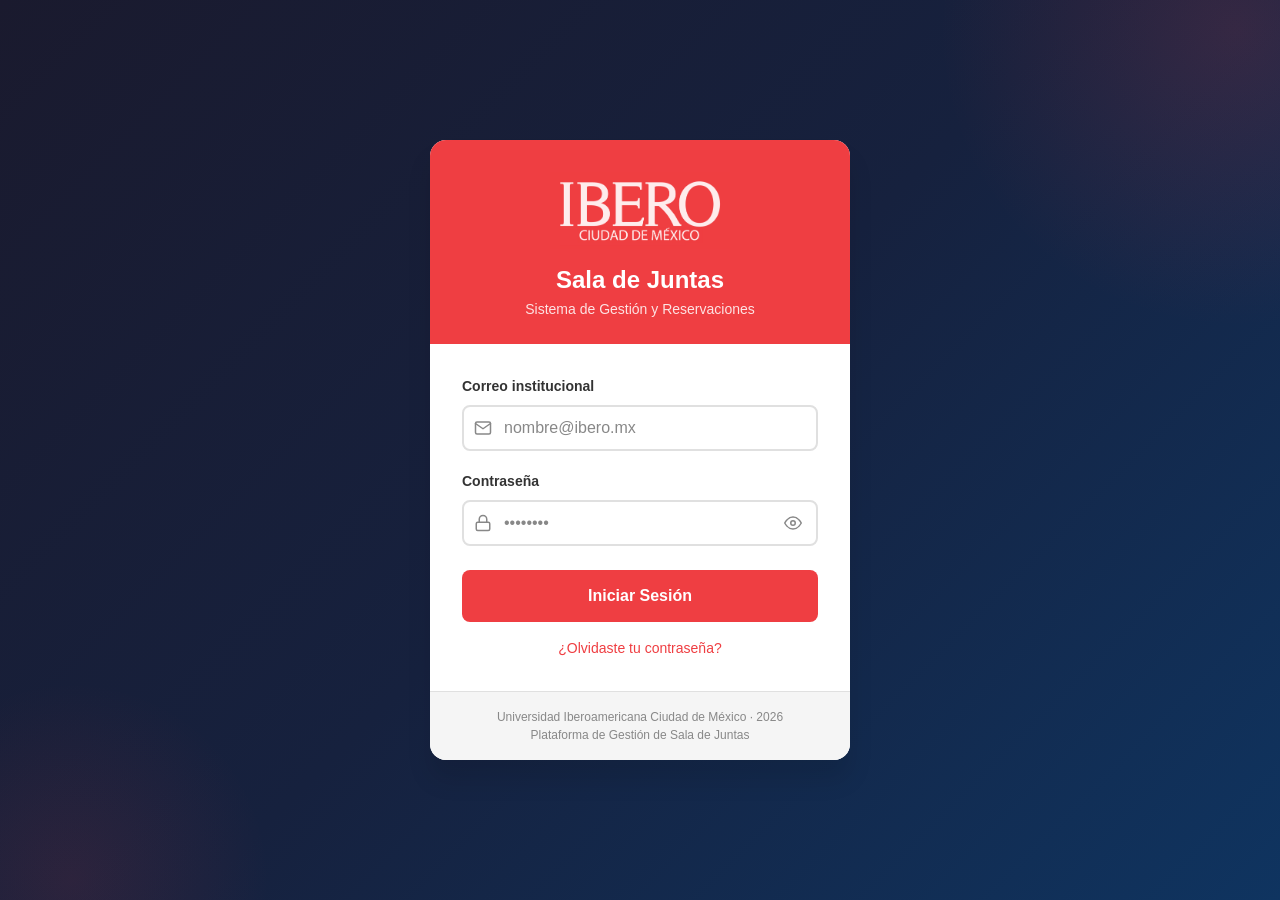
<file: frontend/calendar.html>
<!DOCTYPE html>
<html lang="es">
<head>
  <meta charset="UTF-8" />
  <meta name="viewport" content="width=device-width, initial-scale=1.0" />
  <script>try{var d=document.documentElement;d.classList.add("no-sidebar-anim");if(localStorage.getItem("ibero_sidebar_collapsed")==="1")d.classList.add("sidebar-collapsed")}catch(e){}</script>
  <title>Calendario — Sala de Juntas Ibero</title>
  <link rel="stylesheet" href="css/variables.css?v=50" />
  <link rel="stylesheet" href="css/reset.css?v=50" />
  <link rel="stylesheet" href="css/base.css?v=50" />
  <link rel="stylesheet" href="css/layout.css?v=50" />
  <link rel="stylesheet" href="css/components/calendar.css?v=50" />
  <link rel="stylesheet" href="css/components/modals.css?v=50" />
  <link rel="stylesheet" href="css/components/forms.css?v=50" />
  <link rel="stylesheet" href="css/pages/calendar-view.css?v=50" />
  <link rel="stylesheet" href="css/components/tutorial.css?v=50" />
  <link rel="stylesheet" href="css/responsive.css?v=50" />
  <link rel="icon" type="image/png" href="assets/img/ibero-logo.png" />
</head>
<body>

<div class="sidebar-overlay" id="sidebar-overlay"></div>
<div class="app">

  <!-- Sidebar (inyectado por Sidebar.init) -->
  <nav class="sidebar" id="sidebar" role="navigation" aria-label="Menú principal"></nav>

  <div class="main-content">

    <!-- Topbar -->
    <header class="topbar" role="banner">
      <button class="topbar__toggle" id="sidebar-toggle"
              aria-label="Abrir menú" aria-expanded="false">
        <svg width="20" height="20" viewBox="0 0 24 24" fill="none"
             stroke="currentColor" stroke-width="2"
             stroke-linecap="round" stroke-linejoin="round" aria-hidden="true">
          <line x1="3" y1="12" x2="21" y2="12"/>
          <line x1="3" y1="6"  x2="21" y2="6"/>
          <line x1="3" y1="18" x2="21" y2="18"/>
        </svg>
      </button>
      <h1 class="topbar__title">Calendario</h1>
      <nav class="topbar__breadcrumb" aria-label="Ruta de navegación">
        <a href="dashboard.html">Inicio</a>
        <span class="topbar__breadcrumb-sep" aria-hidden="true">/</span>
        <span aria-current="page">Calendario</span>
      </nav>
      <div class="topbar__actions">
        <div class="room-picker room-picker--topbar">
          <svg width="15" height="15" viewBox="0 0 24 24" fill="none" stroke="currentColor" stroke-width="2" stroke-linecap="round" stroke-linejoin="round" aria-hidden="true"><path d="M3 21h18"/><path d="M5 21V7l7-4 7 4v14"/><path d="M9 21v-6h6v6"/></svg>
          <select class="room-picker__select" data-room-select aria-label="Sala mostrada"></select>
        </div>
        <button class="topbar__help-btn" id="btn-tutorial"
                aria-label="Tutorial interactivo" title="Ver tutorial">
          <svg width="16" height="16" viewBox="0 0 24 24" fill="none"
               stroke="currentColor" stroke-width="2"
               stroke-linecap="round" stroke-linejoin="round" aria-hidden="true">
            <circle cx="12" cy="12" r="10"/>
            <path d="M9.09 9a3 3 0 0 1 5.83 1c0 2-3 3-3 3"/>
            <line x1="12" y1="17" x2="12.01" y2="17"/>
          </svg>
        </button>
        <span id="topbar-role-badge" class="badge badge-primary topbar__badge-role">Secretaria</span>
      </div>
    </header>

    <!-- Page body -->
    <main class="page-content" role="main">

      <!-- Read-only banner (académico) — hidden by default -->
      <div id="readonly-banner" class="cal-readonly-banner hidden" role="note">
        <svg width="16" height="16" viewBox="0 0 24 24" fill="none"
             stroke="currentColor" stroke-width="2"
             stroke-linecap="round" stroke-linejoin="round" aria-hidden="true">
          <circle cx="12" cy="12" r="10"/>
          <line x1="12" y1="8"  x2="12" y2="12"/>
          <line x1="12" y1="16" x2="12.01" y2="16"/>
        </svg>
        <span>Estás en <strong>modo consulta</strong>. Solo puedes ver las reservaciones existentes.</span>
      </div>

      <!-- Calendar card -->
      <div class="cal-card">


        <!-- Toolbar -->
        <div class="cal-toolbar" role="toolbar" aria-label="Controles del calendario">
          <div class="cal-toolbar__left">
            <!-- Title -->
            <h2 class="cal-toolbar__title" id="cal-title" aria-live="polite" aria-atomic="true">
              Cargando…
            </h2>
            <!-- Prev / Today / Next -->
            <div class="cal-toolbar__nav" role="group" aria-label="Navegar entre meses">
              <button class="cal-toolbar__nav-btn" id="cal-prev"
                      aria-label="Mes anterior" title="Mes anterior">
                <svg width="14" height="14" viewBox="0 0 24 24" fill="none"
                     stroke="currentColor" stroke-width="2.5"
                     stroke-linecap="round" stroke-linejoin="round" aria-hidden="true">
                  <polyline points="15 18 9 12 15 6"/>
                </svg>
              </button>
              <button class="cal-toolbar__nav-btn cal-toolbar__today" id="cal-today"
                      aria-label="Ir al mes actual">Hoy</button>
              <button class="cal-toolbar__nav-btn" id="cal-next"
                      aria-label="Mes siguiente" title="Mes siguiente">
                <svg width="14" height="14" viewBox="0 0 24 24" fill="none"
                     stroke="currentColor" stroke-width="2.5"
                     stroke-linecap="round" stroke-linejoin="round" aria-hidden="true">
                  <polyline points="9 18 15 12 9 6"/>
                </svg>
              </button>
            </div>
            <!-- Sala mostrada (ver docs/changes/2026-09-27-multi-room-support.md) -->
            <div class="room-picker room-picker--card">
              <svg width="15" height="15" viewBox="0 0 24 24" fill="none" stroke="currentColor" stroke-width="2" stroke-linecap="round" stroke-linejoin="round" aria-hidden="true"><path d="M3 21h18"/><path d="M5 21V7l7-4 7 4v14"/><path d="M9 21v-6h6v6"/></svg>
              <select class="room-picker__select" data-room-select aria-label="Sala mostrada"></select>
            </div>
          </div>

          <div class="cal-toolbar__right">
            <!-- View toggle -->
            <div class="cal-view-toggle" role="group" aria-label="Vista del calendario">
              <button class="cal-view-btn active" id="view-month" aria-pressed="true">Mes</button>
              <button class="cal-view-btn"         id="view-week"  aria-pressed="false">Semana</button>
            </div>
          </div>
        </div>

        <!-- Grid (filled by CalendarGrid.render via Calendar.init) -->
        <div class="cal-grid-container">
          <div id="cal-body">
            <!-- JS renders here -->
          </div>
        </div>

        <!-- Legend -->
        <div class="cal-legend-bar" role="list" aria-label="Leyenda">
          <div class="cal-legend-bar__item" role="listitem">
            <span class="cal-legend-bar__dot" style="background:var(--cal-occupied);" aria-hidden="true"></span>
            Reservada
          </div>
          <div class="cal-legend-bar__item" role="listitem">
            <span class="cal-legend-bar__dot" style="background:var(--cal-today);" aria-hidden="true"></span>
            Hoy
          </div>
          <div class="cal-legend-bar__item" role="listitem">
            <span class="cal-legend-bar__dot" style="background:var(--cal-holiday);" aria-hidden="true"></span>
            Día festivo
          </div>
          <div class="cal-legend-bar__item" role="listitem">
            <span class="cal-legend-bar__dot" style="background:var(--cal-closed);" aria-hidden="true"></span>
            Cierre inst.
          </div>
          <div class="cal-legend-bar__item" role="listitem">
            <span class="cal-legend-bar__dot" style="background:var(--cal-recurring);" aria-hidden="true"></span>
            Recurrente
          </div>
        </div>

      </div><!-- /.cal-card -->

    </main>
  </div><!-- /.main-content -->
</div><!-- /.app -->


<div id="toast-container" aria-live="polite" aria-atomic="true"></div>
<div id="modal-container"></div>

<!-- Scripts -->
<script src="js/core/utils.js?v=50"></script>
<script src="js/core/api.js?v=50"></script>
<script src="js/core/store.js?v=50"></script>
<script src="js/components/toast.js?v=50"></script>
<script src="js/components/sidebar.js?v=50"></script>
<script src="js/components/change-password-modal.js?v=50"></script>
<script src="js/components/calendar-grid.js?v=50"></script>
<script src="js/components/calendar-week.js?v=50"></script>
<script src="js/components/modal.js?v=50"></script>
<script src="js/components/tutorial.js?v=50"></script>
<script src="js/components/reservation-modal.js?v=50"></script>
<script src="js/modules/notifications.js?v=50"></script>
<script src="js/modules/auth.js?v=50"></script>
<script src="js/modules/reservations.js?v=50"></script>
<script src="js/modules/recurring.js?v=50"></script>
<script src="js/modules/room-switcher.js?v=50"></script>
<script src="js/modules/calendar.js?v=50"></script>
<script src="js/pages/calendar-page.js?v=50"></script>

</body>
</html>
</file>
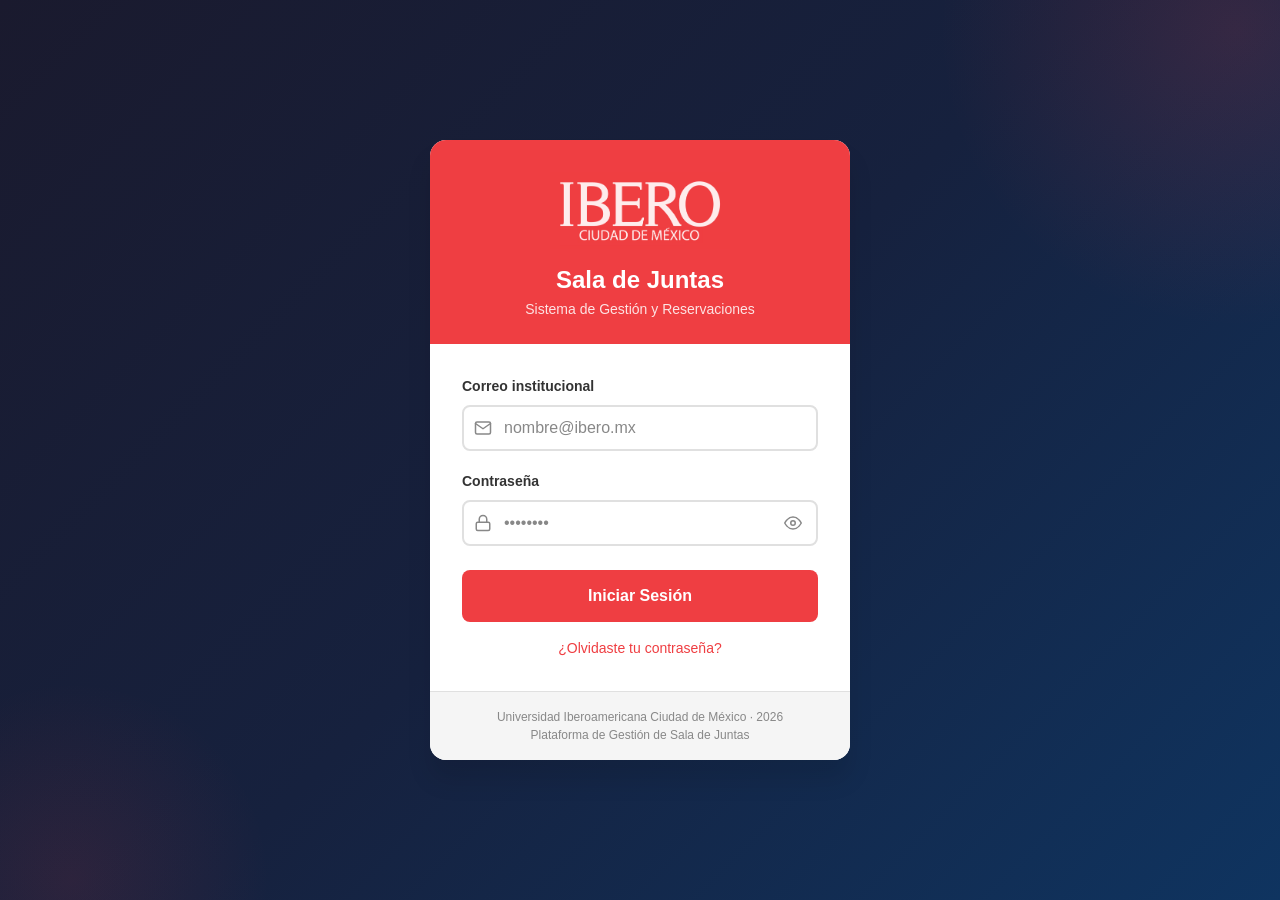
<file: frontend/dashboard.html>
<!DOCTYPE html>
<html lang="es">
<head>
  <meta charset="UTF-8" />
  <meta name="viewport" content="width=device-width, initial-scale=1.0" />
  <script>try{var d=document.documentElement;d.classList.add("no-sidebar-anim");if(localStorage.getItem("ibero_sidebar_collapsed")==="1")d.classList.add("sidebar-collapsed")}catch(e){}</script>
  <title>Dashboard — Sala de Juntas Ibero</title>

  <!-- CSS -->
  <link rel="stylesheet" href="css/variables.css?v=50" />
  <link rel="stylesheet" href="css/reset.css?v=50" />
  <link rel="stylesheet" href="css/base.css?v=50" />
  <link rel="stylesheet" href="css/layout.css?v=50" />
  <link rel="stylesheet" href="css/components/calendar.css?v=50" />
  <link rel="stylesheet" href="css/components/forms.css?v=50" />
  <link rel="stylesheet" href="css/components/modals.css?v=50" />
  <link rel="stylesheet" href="css/components/tutorial.css?v=50" />
  <link rel="stylesheet" href="css/pages/dashboard.css?v=50" />
  <link rel="stylesheet" href="css/responsive.css?v=50" />
  <link rel="icon" type="image/png" href="assets/img/ibero-logo.png" />
</head>
<body>

<!-- Overlay sidebar (mobile) -->
<div class="sidebar-overlay" id="sidebar-overlay"></div>

<div class="app">

  <!-- Sidebar (inyectado por Sidebar.init) -->
  <nav class="sidebar" id="sidebar" role="navigation" aria-label="Menú principal"></nav>


  <!-- ══════════════════════════════
       CONTENIDO PRINCIPAL
       ══════════════════════════════ -->
  <div class="main-content">

    <!-- Topbar -->
    <header class="topbar" role="banner">
      <button class="topbar__toggle" id="sidebar-toggle"
              aria-label="Abrir menú" aria-expanded="false" aria-controls="sidebar">
        <svg width="20" height="20" viewBox="0 0 24 24" fill="none"
             stroke="currentColor" stroke-width="2"
             stroke-linecap="round" stroke-linejoin="round" aria-hidden="true">
          <line x1="3" y1="12" x2="21" y2="12"/>
          <line x1="3" y1="6"  x2="21" y2="6"/>
          <line x1="3" y1="18" x2="21" y2="18"/>
        </svg>
      </button>

      <h1 class="topbar__title">Dashboard</h1>
      <nav class="topbar__breadcrumb" aria-label="Ruta de navegación">
        <span>Inicio</span>
        <span class="topbar__breadcrumb-sep" aria-hidden="true">/</span>
        <span aria-current="page">Dashboard</span>
      </nav>

      <div class="topbar__actions">
        <div class="room-picker room-picker--topbar">
          <svg width="15" height="15" viewBox="0 0 24 24" fill="none" stroke="currentColor" stroke-width="2" stroke-linecap="round" stroke-linejoin="round" aria-hidden="true"><path d="M3 21h18"/><path d="M5 21V7l7-4 7 4v14"/><path d="M9 21v-6h6v6"/></svg>
          <select class="room-picker__select" data-room-select aria-label="Sala mostrada"></select>
        </div>
        <button class="topbar__help-btn" id="btn-tutorial"
                aria-label="Tutorial interactivo" title="Ver tutorial">
          <svg width="16" height="16" viewBox="0 0 24 24" fill="none"
               stroke="currentColor" stroke-width="2"
               stroke-linecap="round" stroke-linejoin="round" aria-hidden="true">
            <circle cx="12" cy="12" r="10"/>
            <path d="M9.09 9a3 3 0 0 1 5.83 1c0 2-3 3-3 3"/>
            <line x1="12" y1="17" x2="12.01" y2="17"/>
          </svg>
        </button>
        <span id="topbar-role-badge" class="badge badge-primary topbar__badge-role">Secretaria</span>
      </div>
    </header>

    <!-- Página -->
    <main class="page-content" role="main">

      <!-- Tarjetas resumen -->
      <section class="stats-grid" aria-label="Resumen de reservaciones">
        <div class="stat-card">
          <div class="stat-card__icon stat-card__icon--primary" aria-hidden="true">
            <svg width="22" height="22" viewBox="0 0 24 24" fill="none"
                 stroke="currentColor" stroke-width="2"
                 stroke-linecap="round" stroke-linejoin="round">
              <rect x="3" y="4" width="18" height="18" rx="2" ry="2"/>
              <line x1="16" y1="2" x2="16" y2="6"/>
              <line x1="8"  y1="2" x2="8"  y2="6"/>
              <line x1="3"  y1="10" x2="21" y2="10"/>
            </svg>
          </div>
          <div class="stat-card__body">
            <div class="stat-card__value" id="stat-total">—</div>
            <div class="stat-card__label">Reservaciones este mes</div>
          </div>
        </div>

        <div class="stat-card">
          <div class="stat-card__icon stat-card__icon--success" aria-hidden="true">
            <svg width="22" height="22" viewBox="0 0 24 24" fill="none"
                 stroke="currentColor" stroke-width="2"
                 stroke-linecap="round" stroke-linejoin="round">
              <polyline points="20 6 9 17 4 12"/>
            </svg>
          </div>
          <div class="stat-card__body">
            <div class="stat-card__value" id="stat-active">—</div>
            <div class="stat-card__label">Activas próximos 7 días</div>
          </div>
        </div>

        <div class="stat-card">
          <div class="stat-card__icon stat-card__icon--warning" aria-hidden="true">
            <svg width="22" height="22" viewBox="0 0 24 24" fill="none"
                 stroke="currentColor" stroke-width="2"
                 stroke-linecap="round" stroke-linejoin="round">
              <circle cx="12" cy="12" r="10"/>
              <polyline points="12 6 12 12 16 14"/>
            </svg>
          </div>
          <div class="stat-card__body">
            <div class="stat-card__value" id="stat-today">—</div>
            <div class="stat-card__label">Reservaciones hoy</div>
          </div>
        </div>

        <div class="stat-card">
          <div class="stat-card__icon stat-card__icon--info" aria-hidden="true">
            <svg width="22" height="22" viewBox="0 0 24 24" fill="none"
                 stroke="currentColor" stroke-width="2"
                 stroke-linecap="round" stroke-linejoin="round">
              <polyline points="23 4 23 10 17 10"/>
              <polyline points="1 20 1 14 7 14"/>
              <path d="M3.51 9a9 9 0 0 1 14.85-3.36L23 10M1 14l4.64 4.36A9 9 0 0 0 20.49 15"/>
            </svg>
          </div>
          <div class="stat-card__body">
            <div class="stat-card__value" id="stat-recurring">—</div>
            <div class="stat-card__label">Recurrentes activas</div>
          </div>
        </div>
      </section>

      <!-- Grid principal: Calendario + Panel lateral -->
      <div class="dashboard-grid">

        <!-- Calendario -->
        <section class="calendar-widget" aria-label="Calendario de reservaciones">
          <div class="calendar-widget__header">
            <div class="calendar-widget__heading">
              <h2 class="calendar-widget__title" id="cal-month-title">Abril 2026</h2>
              <!-- Sala mostrada (ver docs/changes/2026-09-27-multi-room-support.md) -->
              <div class="room-picker room-picker--card">
                <svg width="15" height="15" viewBox="0 0 24 24" fill="none" stroke="currentColor" stroke-width="2" stroke-linecap="round" stroke-linejoin="round" aria-hidden="true"><path d="M3 21h18"/><path d="M5 21V7l7-4 7 4v14"/><path d="M9 21v-6h6v6"/></svg>
                <select class="room-picker__select" data-room-select aria-label="Sala mostrada"></select>
              </div>
            </div>
            <div style="display:flex;align-items:center;gap:var(--space-3);">
              <!-- Selector rápido mes/año (solo vista mensual) -->
              <div class="cal-quick-nav" id="cal-quick-nav" aria-label="Selección rápida de mes y año">
                <select id="cal-quick-month" class="cal-quick-select" aria-label="Mes">
                  <option value="0">Enero</option>
                  <option value="1">Febrero</option>
                  <option value="2">Marzo</option>
                  <option value="3">Abril</option>
                  <option value="4">Mayo</option>
                  <option value="5">Junio</option>
                  <option value="6">Julio</option>
                  <option value="7">Agosto</option>
                  <option value="8">Septiembre</option>
                  <option value="9">Octubre</option>
                  <option value="10">Noviembre</option>
                  <option value="11">Diciembre</option>
                </select>
                <input type="number" id="cal-quick-year" class="cal-quick-select cal-quick-year"
                       min="2000" max="2100" aria-label="Año" />
              </div>
              <!-- Toggle vista -->
              <div class="calendar-widget__view-toggle" role="group" aria-label="Vista del calendario">
                <button class="view-toggle-btn active" id="view-month" aria-pressed="true">Mes</button>
                <button class="view-toggle-btn" id="view-week" aria-pressed="false">Semana</button>
              </div>
              <!-- Navegación -->
              <div class="calendar-widget__nav" role="group" aria-label="Navegar entre meses">
                <button class="cal-nav-btn" id="cal-prev" aria-label="Mes anterior" title="Mes anterior">
                  <svg width="14" height="14" viewBox="0 0 24 24" fill="none"
                       stroke="currentColor" stroke-width="2.5"
                       stroke-linecap="round" stroke-linejoin="round" aria-hidden="true">
                    <polyline points="15 18 9 12 15 6"/>
                  </svg>
                </button>
                <button class="cal-nav-btn" id="cal-today" title="Ir a hoy">Hoy</button>
                <button class="cal-nav-btn" id="cal-next" aria-label="Mes siguiente" title="Mes siguiente">
                  <svg width="14" height="14" viewBox="0 0 24 24" fill="none"
                       stroke="currentColor" stroke-width="2.5"
                       stroke-linecap="round" stroke-linejoin="round" aria-hidden="true">
                    <polyline points="9 18 15 12 9 6"/>
                  </svg>
                </button>
              </div>
            </div>
          </div>

          <!-- Barra de selección semanal (visible sólo cuando hay selección) -->
          <div class="cal-selection-bar hidden" id="cal-selection-bar" role="region" aria-live="polite">
            <span class="cal-selection-bar__count" id="cal-selection-count">0 horas seleccionadas</span>
            <span class="cal-selection-bar__hint">Arrastra, Shift+Click o Ctrl+Click para seleccionar varias horas</span>
            <div class="cal-selection-bar__actions">
              <button type="button" class="btn btn-ghost btn-sm" id="cal-selection-clear">Limpiar</button>
              <button type="button" class="btn btn-primary btn-sm" id="cal-selection-book">
                Reservar selección
              </button>
            </div>
          </div>

          <!-- Cuerpo del calendario (renderizado por JS) -->
          <div id="calendar-body">
            <!-- CalendarGrid.render() escribe aquí -->
          </div>

          <!-- Leyenda -->
          <div class="cal-legend" role="list" aria-label="Leyenda del calendario">
            <div class="cal-legend__item" role="listitem">
              <span class="cal-legend__dot" style="background:var(--cal-occupied);" aria-hidden="true"></span>
              Reservada
            </div>
            <div class="cal-legend__item" role="listitem">
              <span class="cal-legend__dot" style="background:var(--cal-today);" aria-hidden="true"></span>
              Hoy
            </div>
            <div class="cal-legend__item" role="listitem">
              <span class="cal-legend__dot" style="background:var(--cal-holiday);" aria-hidden="true"></span>
              Festivo
            </div>
            <div class="cal-legend__item" role="listitem">
              <span class="cal-legend__dot" style="background:var(--cal-closed);" aria-hidden="true"></span>
              Cierre inst.
            </div>
            <div class="cal-legend__item" role="listitem">
              <span class="cal-legend__dot" style="background:var(--cal-recurring);" aria-hidden="true"></span>
              Recurrente
            </div>
            <div class="cal-legend__item" role="listitem">
              <span class="cal-legend__dot" style="background:var(--cal-evento);" aria-hidden="true"></span>
              Evento
            </div>
          </div>
        </section>

        <!-- Panel de próximas reservaciones -->
        <aside class="upcoming-panel" aria-label="Próximas reservaciones">
          <!-- Mini-calendario selector de fecha -->
          <div id="mini-cal" class="mini-cal"></div>

          <div class="upcoming-panel__header">
            <h2 class="upcoming-panel__title">Próximas reservaciones</h2>
            <a href="historial.html" class="text-sm" style="color:var(--color-primary);">Ver todas</a>
          </div>
          <div class="upcoming-panel__body" id="upcoming-list" aria-live="polite">
            <!-- JS renderiza aquí -->
            <div class="upcoming-empty">Cargando…</div>
          </div>
        </aside>

      </div><!-- /.dashboard-grid -->

    </main><!-- /.page-content -->
  </div><!-- /.main-content -->
</div><!-- /.app -->


<!-- Toast container -->
<div id="toast-container" aria-live="polite" aria-atomic="true"></div>

<!-- Modal container (reservación) -->
<div id="modal-container"></div>

<!-- Scripts -->
<script src="js/core/utils.js?v=50"></script>
<script src="js/core/api.js?v=50"></script>
<script src="js/core/store.js?v=50"></script>
<script src="js/components/toast.js?v=50"></script>
<script src="js/components/sidebar.js?v=50"></script>
<script src="js/components/change-password-modal.js?v=50"></script>
<script src="js/components/calendar-grid.js?v=50"></script>
<script src="js/components/calendar-week.js?v=50"></script>
<script src="js/components/mini-calendar.js?v=50"></script>
<script src="js/components/modal.js?v=50"></script>
<script src="js/components/tutorial.js?v=50"></script>
<script src="js/components/reservation-modal.js?v=50"></script>
<script src="js/components/modification-request-modal.js?v=50"></script>
<script src="js/modules/room-switcher.js?v=50"></script>
<script src="js/modules/calendar.js?v=50"></script>
<script src="js/modules/ai.js?v=50"></script>
<script src="js/modules/notifications.js?v=50"></script>
<script src="js/modules/auth.js?v=50"></script>
<script src="js/modules/reservations.js?v=50"></script>
<script src="js/modules/holidays.js?v=50"></script>
<script src="js/modules/recurring.js?v=50"></script>
<script src="js/pages/dashboard.js?v=50"></script>

</body>
</html>
</file>
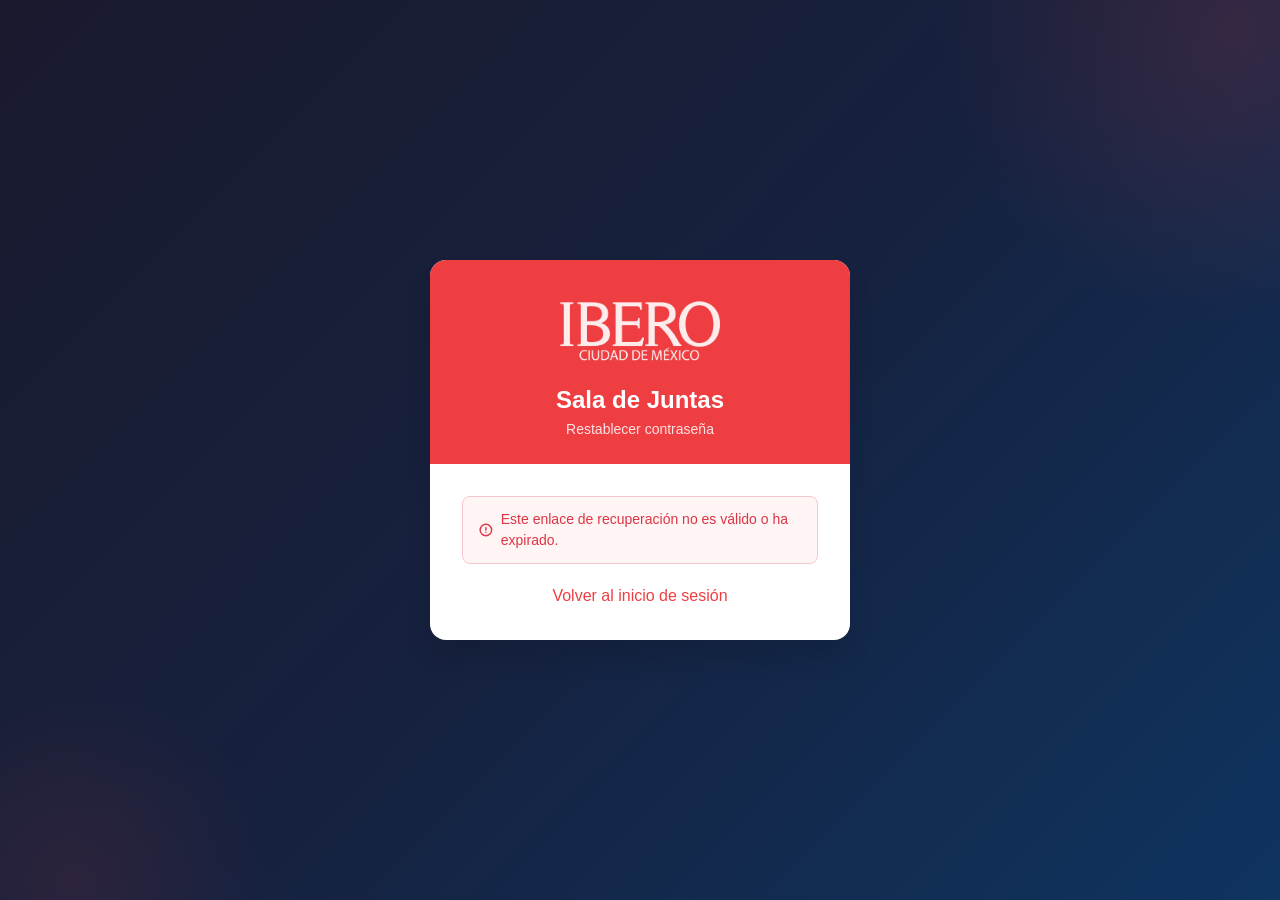
<file: frontend/reset-password.html>
<!DOCTYPE html>
<html lang="es">
<head>
  <meta charset="UTF-8" />
  <meta name="viewport" content="width=device-width, initial-scale=1.0" />
  <title>Restablecer contraseña — Sala de Juntas Ibero</title>

  <link rel="stylesheet" href="css/variables.css?v=50" />
  <link rel="stylesheet" href="css/reset.css?v=50" />
  <link rel="stylesheet" href="css/base.css?v=50" />
  <link rel="stylesheet" href="css/pages/login.css?v=50" />
  <link rel="stylesheet" href="css/responsive.css?v=50" />
  <link rel="icon" type="image/png" href="assets/img/ibero-logo.png" />
</head>
<body>

<main class="login-page" role="main">
  <div class="login-card">
    <div class="login-card__header">
      <div class="login-logo">
        <img src="assets/img/logo-ibero-white.png" alt="Universidad Iberoamericana" class="login-logo__img" />
      </div>
      <h1 class="login-card__title">Sala de Juntas</h1>
      <p class="login-card__subtitle">Restablecer contraseña</p>
    </div>

    <div class="login-card__body">

      <!-- States -->
      <div id="state-loading" role="status" aria-live="polite" style="text-align:center;padding:24px 0;">
        <p class="text-muted">Validando enlace…</p>
      </div>

      <div id="state-invalid" class="hidden">
        <div class="login-error" role="alert">
          <svg xmlns="http://www.w3.org/2000/svg" width="16" height="16" viewBox="0 0 24 24"
               fill="none" stroke="currentColor" stroke-width="2.5"
               stroke-linecap="round" stroke-linejoin="round" aria-hidden="true">
            <circle cx="12" cy="12" r="10"/>
            <line x1="12" y1="8" x2="12" y2="12"/>
            <line x1="12" y1="16" x2="12.01" y2="16"/>
          </svg>
          <span>Este enlace de recuperación no es válido o ha expirado.</span>
        </div>
        <p style="margin-top:16px;text-align:center;">
          <a href="index.html">Volver al inicio de sesión</a>
        </p>
      </div>

      <div id="state-form" class="hidden">
        <p class="forgot-section__desc">Ingresa tu nueva contraseña.</p>

        <div id="reset-error" class="login-error hidden" role="alert" aria-live="polite">
          <svg xmlns="http://www.w3.org/2000/svg" width="16" height="16" viewBox="0 0 24 24"
               fill="none" stroke="currentColor" stroke-width="2.5"
               stroke-linecap="round" stroke-linejoin="round" aria-hidden="true">
            <circle cx="12" cy="12" r="10"/>
            <line x1="12" y1="8" x2="12" y2="12"/>
            <line x1="12" y1="16" x2="12.01" y2="16"/>
          </svg>
          <span></span>
        </div>

        <form id="reset-form" novalidate autocomplete="off">
          <div class="login-form__group">
            <label class="login-form__label" for="new-password">Nueva contraseña</label>
            <div class="login-form__input-wrapper">
              <span class="login-form__icon" aria-hidden="true">
                <svg xmlns="http://www.w3.org/2000/svg" width="18" height="18" viewBox="0 0 24 24"
                     fill="none" stroke="currentColor" stroke-width="2"
                     stroke-linecap="round" stroke-linejoin="round">
                  <rect x="3" y="11" width="18" height="11" rx="2" ry="2"/>
                  <path d="M7 11V7a5 5 0 0 1 10 0v4"/>
                </svg>
              </span>
              <input id="new-password" name="password" type="password"
                     class="login-form__input" placeholder="Mínimo 8 caracteres"
                     autocomplete="new-password" minlength="8" required />
              <button type="button" id="new-password-toggle" class="login-form__pw-toggle"
                      aria-label="Mostrar contraseña" title="Mostrar/ocultar contraseña"></button>
            </div>
          </div>

          <div class="login-form__group">
            <label class="login-form__label" for="confirm-password">Confirmar contraseña</label>
            <div class="login-form__input-wrapper">
              <span class="login-form__icon" aria-hidden="true">
                <svg xmlns="http://www.w3.org/2000/svg" width="18" height="18" viewBox="0 0 24 24"
                     fill="none" stroke="currentColor" stroke-width="2"
                     stroke-linecap="round" stroke-linejoin="round">
                  <rect x="3" y="11" width="18" height="11" rx="2" ry="2"/>
                  <path d="M7 11V7a5 5 0 0 1 10 0v4"/>
                </svg>
              </span>
              <input id="confirm-password" name="confirm" type="password"
                     class="login-form__input" placeholder="Repite la contraseña"
                     autocomplete="new-password" minlength="8" required />
              <button type="button" id="confirm-password-toggle" class="login-form__pw-toggle"
                      aria-label="Mostrar contraseña" title="Mostrar/ocultar contraseña"></button>
            </div>
          </div>

          <div class="login-form__actions">
            <button type="submit" id="reset-btn" class="btn btn-primary btn-full login-form__btn">
              Restablecer contraseña
            </button>
          </div>
        </form>
      </div>

      <div id="state-success" class="hidden" style="text-align:center;padding:16px 0;">
        <h2 style="color:#2e7d32;">Contraseña actualizada</h2>
        <p style="margin:12px 0;">Tu contraseña ha sido actualizada correctamente.</p>
        <p><a href="index.html">Iniciar sesión</a></p>
      </div>

    </div>
  </div>
</main>

<script>
(async function () {
  const params = new URLSearchParams(location.search);
  const token  = params.get('token');

  const $ = (id) => document.getElementById(id);
  const show = (id) => {
    ['state-loading','state-invalid','state-form','state-success'].forEach(s => {
      $(s).classList.toggle('hidden', s !== id);
    });
  };

  if (!token) { show('state-invalid'); return; }

  try {
    const r = await fetch(`/api/auth/reset-password/validate?token=${encodeURIComponent(token)}`);
    const data = await r.json();
    if (!data.valid) { show('state-invalid'); return; }
  } catch {
    show('state-invalid');
    return;
  }

  show('state-form');

  /* ── TOGGLE MOSTRAR/OCULTAR CONTRASEÑA (misma pareja de íconos que index.html) ── */
  function _eyeIcon() {
    return `<svg xmlns="http://www.w3.org/2000/svg" width="18" height="18" viewBox="0 0 24 24"
      fill="none" stroke="currentColor" stroke-width="2" stroke-linecap="round" stroke-linejoin="round">
      <path d="M1 12s4-8 11-8 11 8 11 8-4 8-11 8-11-8-11-8z"/>
      <circle cx="12" cy="12" r="3"/>
    </svg>`;
  }
  function _eyeOffIcon() {
    return `<svg xmlns="http://www.w3.org/2000/svg" width="18" height="18" viewBox="0 0 24 24"
      fill="none" stroke="currentColor" stroke-width="2" stroke-linecap="round" stroke-linejoin="round">
      <path d="M17.94 17.94A10.07 10.07 0 0 1 12 20c-7 0-11-8-11-8a18.45 18.45 0 0 1 5.06-5.94"/>
      <path d="M9.9 4.24A9.12 9.12 0 0 1 12 4c7 0 11 8 11 8a18.5 18.5 0 0 1-2.16 3.19"/>
      <line x1="1" y1="1" x2="23" y2="23"/>
    </svg>`;
  }
  function _initPwToggle(inputId, btnId) {
    const input = $(inputId), btn = $(btnId);
    if (!input || !btn) return;
    btn.innerHTML = _eyeIcon();
    btn.addEventListener('click', () => {
      const isHidden = input.type === 'password';
      input.type = isHidden ? 'text' : 'password';
      btn.setAttribute('aria-label', isHidden ? 'Ocultar contraseña' : 'Mostrar contraseña');
      btn.innerHTML = isHidden ? _eyeOffIcon() : _eyeIcon();
    });
  }
  _initPwToggle('new-password', 'new-password-toggle');
  _initPwToggle('confirm-password', 'confirm-password-toggle');

  const form    = $('reset-form');
  const errBox  = $('reset-error');
  const errSpan = errBox.querySelector('span');
  const btn     = $('reset-btn');

  function showError(msg) {
    errSpan.textContent = msg;
    errBox.classList.remove('hidden');
  }
  function clearError() { errBox.classList.add('hidden'); }

  form.addEventListener('submit', async (e) => {
    e.preventDefault();
    clearError();

    const pw1 = $('new-password').value;
    const pw2 = $('confirm-password').value;

    const regex = /^(?=.*[a-z])(?=.*[A-Z])(?=.*\d)(?=.*[^A-Za-z0-9]).{8,}$/;
    if (!regex.test(pw1)) {
      showError('La contraseña debe tener al menos 8 caracteres y contener al menos una mayúscula, una minúscula, un número y un carácter especial.');
      return;
    }
    if (pw1 !== pw2)     { showError('Las contraseñas no coinciden.'); return; }

    btn.disabled = true;
    btn.textContent = 'Guardando…';

    try {
      const r = await fetch('/api/auth/reset-password', {
        method: 'POST',
        headers: { 'Content-Type': 'application/json' },
        body: JSON.stringify({ token, password: pw1 }),
      });
      const data = await r.json();
      if (!r.ok) {
        showError(data.error === 'Invalid or expired token'
          ? 'El enlace ya no es válido. Solicita uno nuevo.'
          : (data.error || 'No se pudo actualizar la contraseña.'));
        btn.disabled = false;
        btn.textContent = 'Restablecer contraseña';
        return;
      }
      show('state-success');
    } catch {
      showError('Error de red. Intenta de nuevo.');
      btn.disabled = false;
      btn.textContent = 'Restablecer contraseña';
    }
  });
})();
</script>

</body>
</html>
</file>
<file: frontend/css/variables.css>
/* ============================================================
   VARIABLES.CSS — Design Tokens
   Plataforma Reservación Sala de Juntas · Ibero CDMX
   ============================================================ */

:root {
  /* ── COLORES PRIMARIOS ── */
  --color-primary:        #ef3e42;
  --color-primary-dark:   #c62d30;
  --color-primary-light:  #f87275;
  --color-primary-bg:     #fef2f2;

  /* ── COLORES SECUNDARIOS ── */
  --color-secondary:       #333333;
  --color-secondary-mid:   #555555;
  --color-secondary-light: #888888;

  /* ── FONDOS ── */
  --color-bg:         #ffffff;
  --color-bg-alt:     #f5f5f5;
  --color-bg-hover:   #eeeeee;
  --color-border:     #e0e0e0;

  /* ── ESTADOS ── */
  --color-success:     #28a745;
  --color-success-bg:  #f0fff4;
  --color-error:       #dc3545;
  --color-error-bg:    #fff5f5;
  --color-warning:     #ffc107;
  --color-warning-bg:  #fffdf0;
  --color-info:        #17a2b8;
  --color-info-bg:     #f0fbff;

  /* ── CALENDARIO ── */
  --cal-occupied:   #ef3e42;
  --cal-available:  #28a745;
  --cal-holiday:    #ffc107;
  --cal-closed:     #6c757d;
  --cal-today:      #17a2b8;
  --cal-recurring:  #6f42c1;
  --cal-evento:     #0284c7;

  /* ── TIPOGRAFÍA ── */
  --font-family: -apple-system, BlinkMacSystemFont, "Segoe UI", Roboto,
                 "Helvetica Neue", Arial, sans-serif;

  --font-size-xs:   12px;
  --font-size-sm:   14px;
  --font-size-base: 16px;
  --font-size-md:   18px;
  --font-size-lg:   20px;
  --font-size-xl:   24px;
  --font-size-2xl:  28px;
  --font-size-3xl:  32px;

  --font-weight-regular:  400;
  --font-weight-medium:   500;
  --font-weight-semibold: 600;
  --font-weight-bold:     700;

  --line-height-tight:   1.25;
  --line-height-normal:  1.5;
  --line-height-relaxed: 1.75;

  /* ── ESPACIADO (base 8px) ── */
  --space-1:  4px;
  --space-2:  8px;
  --space-3:  12px;
  --space-4:  16px;
  --space-5:  20px;
  --space-6:  24px;
  --space-8:  32px;
  --space-10: 40px;
  --space-12: 48px;
  --space-16: 64px;

  /* ── BORDER RADIUS ── */
  --radius-sm:   4px;
  --radius-md:   8px;
  --radius-lg:   12px;
  --radius-xl:   16px;
  --radius-full: 9999px;

  /* ── SOMBRAS ── */
  --shadow-sm: 0 1px 3px rgba(0, 0, 0, 0.12);
  --shadow-md: 0 4px 6px rgba(0, 0, 0, 0.07);
  --shadow-lg: 0 10px 15px rgba(0, 0, 0, 0.10);
  --shadow-xl: 0 20px 25px rgba(0, 0, 0, 0.10);

  /* ── LAYOUT ── */
  --container-max: 1200px;
  --sidebar-width: 260px;
  --sidebar-width-collapsed: 72px;
  --sidebar-anim: 0.3s;
  --sidebar-ease: cubic-bezier(0.22, 1, 0.36, 1);
  --header-height: 64px;

  /* ── TRANSICIONES ── */
  --transition-fast:   0.15s ease;
  --transition-normal: 0.25s ease;
  --transition-slow:   0.4s ease;
}
</file>
<file: frontend/css/base.css>
/* ============================================================
   BASE.CSS — Estilos globales reutilizables
   Plataforma Reservación Sala de Juntas · Ibero CDMX
   ============================================================ */

/* ── CONTENEDOR ── */
.container {
  width: 100%;
  max-width: var(--container-max);
  margin: 0 auto;
  padding: 0 var(--space-4);
}

/* ── BOTONES ── */
.btn {
  display: inline-flex;
  align-items: center;
  justify-content: center;
  gap: var(--space-2);
  padding: var(--space-3) var(--space-6);
  border-radius: var(--radius-md);
  font-size: var(--font-size-sm);
  font-weight: var(--font-weight-semibold);
  line-height: 1;
  cursor: pointer;
  border: 2px solid transparent;
  transition: background var(--transition-fast), border-color var(--transition-fast),
              color var(--transition-fast), box-shadow var(--transition-fast);
  white-space: nowrap;
  text-decoration: none;
}
.btn:disabled {
  opacity: 0.55;
  cursor: not-allowed;
  pointer-events: none;
}

.btn-primary {
  background: var(--color-primary);
  color: #fff;
}
.btn-primary:hover  { background: var(--color-primary-dark); }
.btn-primary:active { background: var(--color-primary-dark); }

.btn-secondary {
  background: transparent;
  color: var(--color-secondary);
  border-color: var(--color-border);
}
.btn-secondary:hover { background: var(--color-bg-hover); }

.btn-danger {
  background: var(--color-error);
  color: #fff;
}
.btn-danger:hover { background: #b02131; }

.btn-ghost {
  background: transparent;
  color: var(--color-primary);
}
.btn-ghost:hover { background: var(--color-primary-bg); }

.btn-sm { padding: var(--space-2) var(--space-4); font-size: var(--font-size-xs); }
.btn-lg { padding: var(--space-4) var(--space-8); font-size: var(--font-size-base); }
.btn-full { width: 100%; }

/* ── BADGES ── */
.badge {
  display: inline-flex;
  align-items: center;
  padding: 2px var(--space-2);
  border-radius: var(--radius-full);
  font-size: var(--font-size-xs);
  font-weight: var(--font-weight-semibold);
  line-height: 1.4;
}
.badge-primary   { background: var(--color-primary-bg);  color: var(--color-primary-dark); }
.badge-success   { background: var(--color-success-bg);  color: #1a7a33; }
.badge-warning   { background: var(--color-warning-bg);  color: #7a6000; }
.badge-error     { background: var(--color-error-bg);    color: var(--color-error); }
.badge-info      { background: var(--color-info-bg);     color: #0e7a8a; }
.badge-neutral   { background: var(--color-bg-alt);      color: var(--color-secondary-mid); }

/* ── ALERTAS ── */
.alert {
  display: flex;
  align-items: flex-start;
  gap: var(--space-3);
  padding: var(--space-4);
  border-radius: var(--radius-md);
  font-size: var(--font-size-sm);
  line-height: var(--line-height-normal);
}
.alert-success { background: var(--color-success-bg); color: #1a7a33; border: 1px solid #c3e6cb; }
.alert-error   { background: var(--color-error-bg);   color: var(--color-error);   border: 1px solid #f5c6cb; }
.alert-warning { background: var(--color-warning-bg); color: #7a6000; border: 1px solid #ffeeba; }
.alert-info    { background: var(--color-info-bg);    color: #0e7a8a; border: 1px solid #bee5eb; }

/* ── TOAST ── */
#toast-container {
  position: fixed;
  top: var(--space-6);
  right: var(--space-6);
  z-index: 9999;
  display: flex;
  flex-direction: column;
  gap: var(--space-3);
  pointer-events: none;
}
.toast {
  display: flex;
  align-items: center;
  gap: var(--space-3);
  padding: var(--space-4) var(--space-5);
  border-radius: var(--radius-md);
  background: var(--color-secondary);
  color: #fff;
  font-size: var(--font-size-sm);
  font-weight: var(--font-weight-medium);
  box-shadow: var(--shadow-lg);
  min-width: 280px;
  max-width: 400px;
  animation: toastIn 0.3s ease forwards;
  pointer-events: all;
}
.toast-success { background: var(--color-success); }
.toast-error   { background: var(--color-error); }
.toast-warning { background: #e6a800; color: #333; }
.toast-info    { background: var(--color-info); }
.toast.toast-out { animation: toastOut 0.3s ease forwards; }

@keyframes toastIn  { from { opacity: 0; transform: translateX(40px); } to { opacity: 1; transform: translateX(0); } }
@keyframes toastOut { from { opacity: 1; transform: translateX(0); } to { opacity: 0; transform: translateX(40px); } }

/* ── DIVISORES ── */
.divider {
  border: none;
  border-top: 1px solid var(--color-border);
  margin: var(--space-6) 0;
}

/* ── UTILIDADES ── */
.sr-only {
  position: absolute;
  width: 1px; height: 1px;
  padding: 0; margin: -1px;
  overflow: hidden;
  clip: rect(0,0,0,0);
  white-space: nowrap;
  border-width: 0;
}
.text-muted   { color: var(--color-secondary-light); }
.text-sm      { font-size: var(--font-size-sm); }
.text-xs      { font-size: var(--font-size-xs); }
.text-center  { text-align: center; }
.font-medium  { font-weight: var(--font-weight-medium); }
.font-bold    { font-weight: var(--font-weight-bold); }
.hidden       { display: none !important; }
.flex         { display: flex; }
.flex-col     { flex-direction: column; }
.items-center { align-items: center; }
.gap-2        { gap: var(--space-2); }
.gap-4        { gap: var(--space-4); }
.mt-2         { margin-top: var(--space-2); }
.mt-4         { margin-top: var(--space-4); }
.mb-4         { margin-bottom: var(--space-4); }

/* ── ANIMACIONES DE ENTRADA ── */
@keyframes fadeSlideUp {
  0% {
    opacity: 0;
    transform: translateY(20px);
  }
  100% {
    opacity: 1;
    transform: translateY(0);
  }
}

.animate-fade-up {
  animation: fadeSlideUp 0.6s cubic-bezier(0.16, 1, 0.3, 1) forwards;
}
</file>
<file: frontend/css/pages/login.css>
/* ============================================================
   LOGIN.CSS — Pantalla de autenticación
   Plataforma Reservación Sala de Juntas · Ibero CDMX
   ============================================================ */

/* ── LAYOUT ── */
.login-page {
  min-height: 100vh;
  display: flex;
  align-items: center;
  justify-content: center;
  background: linear-gradient(135deg, #1a1a2e 0%, #16213e 50%, #0f3460 100%);
  padding: var(--space-4);
  position: relative;
  overflow: hidden;
}

/* Patrón decorativo de fondo */
.login-page::before {
  content: '';
  position: absolute;
  top: -30%;
  right: -20%;
  width: 600px;
  height: 600px;
  border-radius: 50%;
  background: radial-gradient(circle, rgba(239,62,66,0.15) 0%, transparent 70%);
  pointer-events: none;
}
.login-page::after {
  content: '';
  position: absolute;
  bottom: -20%;
  left: -10%;
  width: 400px;
  height: 400px;
  border-radius: 50%;
  background: radial-gradient(circle, rgba(239,62,66,0.10) 0%, transparent 70%);
  pointer-events: none;
}

/* ── TARJETA ── */
.login-card {
  background: var(--color-bg);
  border-radius: var(--radius-xl);
  box-shadow: var(--shadow-xl);
  width: 100%;
  max-width: 420px;
  overflow: hidden;
  position: relative;
  z-index: 1;
  animation: fadeSlideUp 0.6s cubic-bezier(0.16, 1, 0.3, 1) forwards;
}

/* ── HEADER TARJETA ── */
.login-card__header {
  background: var(--color-primary);
  padding: var(--space-8) var(--space-8) var(--space-6);
  text-align: center;
}

.login-logo {
  display: flex;
  align-items: center;
  justify-content: center;
  margin-bottom: var(--space-4);
}

.login-logo__img {
  display: block;
  width: auto;
  max-width: 180px;
  height: auto;
}

.login-card__title {
  color: #fff;
  font-size: var(--font-size-xl);
  font-weight: var(--font-weight-bold);
  margin-bottom: var(--space-1);
}

.login-card__subtitle {
  color: rgba(255, 255, 255, 0.85);
  font-size: var(--font-size-sm);
  font-weight: var(--font-weight-regular);
}

/* ── CUERPO TARJETA ── */
.login-card__body {
  padding: var(--space-8);
}

/* ── FORMULARIO ── */
.login-form__group {
  margin-bottom: var(--space-5);
}

.login-form__label {
  display: block;
  font-size: var(--font-size-sm);
  font-weight: var(--font-weight-semibold);
  color: var(--color-secondary);
  margin-bottom: var(--space-2);
}

.login-form__input-wrapper {
  position: relative;
  display: flex;
  align-items: center;
}

.login-form__input {
  width: 100%;
  padding: var(--space-3) var(--space-4);
  padding-left: var(--space-10);
  border: 2px solid var(--color-border);
  border-radius: var(--radius-md);
  font-size: var(--font-size-base);
  color: var(--color-secondary);
  background: var(--color-bg);
  transition: border-color var(--transition-fast), box-shadow var(--transition-fast);
}

.login-form__input::placeholder {
  color: var(--color-secondary-light);
}

.login-form__input:focus {
  outline: none;
  border-color: var(--color-primary);
  box-shadow: 0 0 0 3px var(--color-primary-bg);
}

.login-form__input.is-error {
  border-color: var(--color-error);
  box-shadow: 0 0 0 3px var(--color-error-bg);
}

.login-form__icon {
  position: absolute;
  left: var(--space-3);
  color: var(--color-secondary-light);
  pointer-events: none;
  display: flex;
  align-items: center;
}

.login-form__pw-toggle {
  position: absolute;
  right: var(--space-3);
  color: var(--color-secondary-light);
  cursor: pointer;
  padding: var(--space-1);
  border-radius: var(--radius-sm);
  display: flex;
  align-items: center;
  transition: color var(--transition-fast);
}
.login-form__pw-toggle:hover { color: var(--color-secondary); }

/* ── ACCIONES ── */
.login-form__actions {
  margin-top: var(--space-6);
}

.login-form__btn {
  width: 100%;
  padding: var(--space-4);
  font-size: var(--font-size-base);
  border-radius: var(--radius-md);
}

.login-form__forgot {
  display: block;
  text-align: center;
  margin-top: var(--space-4);
  font-size: var(--font-size-sm);
  color: var(--color-secondary-mid);
}
.login-form__forgot a {
  color: var(--color-primary);
  font-weight: var(--font-weight-medium);
}
.login-form__forgot a:hover {
  color: var(--color-primary-dark);
}

/* ── MENSAJE DE ERROR ── */
.login-error {
  display: flex;
  align-items: center;
  gap: var(--space-2);
  background: var(--color-error-bg);
  border: 1px solid #f5c6cb;
  color: var(--color-error);
  border-radius: var(--radius-md);
  padding: var(--space-3) var(--space-4);
  font-size: var(--font-size-sm);
  font-weight: var(--font-weight-medium);
  margin-bottom: var(--space-5);
  animation: fadeIn 0.2s ease;
}

/* ── SECCIÓN "OLVIDÉ CONTRASEÑA" ── */
.forgot-section {
  padding: var(--space-8);
  padding-top: 0;
}

.forgot-section__back {
  display: inline-flex;
  align-items: center;
  gap: var(--space-2);
  font-size: var(--font-size-sm);
  color: var(--color-secondary-mid);
  cursor: pointer;
  margin-bottom: var(--space-5);
  transition: color var(--transition-fast);
}
.forgot-section__back:hover { color: var(--color-primary); }

.forgot-section__title {
  font-size: var(--font-size-lg);
  margin-bottom: var(--space-2);
}
.forgot-section__desc {
  font-size: var(--font-size-sm);
  color: var(--color-secondary-mid);
  margin-bottom: var(--space-6);
  line-height: var(--line-height-relaxed);
}

.forgot-success {
  display: flex;
  flex-direction: column;
  align-items: center;
  text-align: center;
  gap: var(--space-4);
  padding: var(--space-6) 0;
}
.forgot-success__icon {
  width: 56px; height: 56px;
  background: var(--color-success-bg);
  border-radius: 50%;
  display: flex;
  align-items: center;
  justify-content: center;
  color: var(--color-success);
}
.forgot-success__title {
  font-size: var(--font-size-md);
  font-weight: var(--font-weight-semibold);
}
.forgot-success__text {
  font-size: var(--font-size-sm);
  color: var(--color-secondary-mid);
  line-height: var(--line-height-relaxed);
}

/* ── FOOTER TARJETA ── */
.login-card__footer {
  padding: var(--space-4) var(--space-8);
  background: var(--color-bg-alt);
  border-top: 1px solid var(--color-border);
  text-align: center;
  font-size: var(--font-size-xs);
  color: var(--color-secondary-light);
}


/* ── ANIMACIONES ── */
@keyframes fadeIn {
  from { opacity: 0; transform: translateY(-4px); }
  to   { opacity: 1; transform: translateY(0); }
}

/* ── LOADING STATE ── */
.btn-loading {
  position: relative;
  pointer-events: none;
}
.btn-loading::after {
  content: '';
  width: 16px; height: 16px;
  border: 2px solid rgba(255,255,255,0.4);
  border-top-color: #fff;
  border-radius: 50%;
  animation: spin 0.6s linear infinite;
  margin-left: var(--space-2);
  display: inline-block;
}
@keyframes spin { to { transform: rotate(360deg); } }
</file>
<file: frontend/css/responsive.css>
/* ============================================================
   RESPONSIVE.CSS — Media queries globales
   Breakpoints: 1200px (desktop), 768px (tablet), 320px (mobile)
   Plataforma Reservación Sala de Juntas · Ibero CDMX
   ============================================================ */

/* ── BASE: prevenir overflow horizontal en cualquier ancho ── */
html, body {
  overflow-x: hidden;
  max-width: 100%;
}

/* ════════════════════════════════
   DESKTOP AMPLIO (1200px+)
   ════════════════════════════════ */
@media (min-width: 1200px) {
  .page-content {
    padding: var(--space-8);
  }

  .stats-grid {
    grid-template-columns: repeat(4, 1fr);
  }
}

/* ════════════════════════════════
   TABLET (769px – 1199px)
   ════════════════════════════════ */
@media (min-width: 769px) and (max-width: 1199px) {
  .dashboard-grid {
    grid-template-columns: 1fr;
  }

  .stats-grid {
    grid-template-columns: repeat(2, 1fr);
  }

  .page-content {
    padding: var(--space-6);
  }
}

/* ════════════════════════════════
   SINGLE-COLUMN LAYOUT (≤ 1199px)
   Dashboard grid collapses to one column here; switch the shell to
   natural-height / page-scroll so the calendar can expand fully.
   ════════════════════════════════ */
@media (max-width: 1199px) {
  .main-content {
    height: auto;
    overflow: visible;
  }
  .page-content {
    overflow-y: visible;
  }
}

/* ════════════════════════════════
   MOBILE / TABLET (≤ 768px)
   ════════════════════════════════ */
@media (max-width: 768px) {
  .sidebar {
    transform: translateX(-100%);
    box-shadow: none;
  }
  .sidebar.is-open {
    transform: translateX(0);
    box-shadow: var(--shadow-xl);
  }
  .sidebar-overlay.is-visible {
    display: block;
  }
  .main-content {
    margin-left: 0;
    height: auto;
    overflow: visible;
  }
  .page-content {
    overflow-y: visible;
  }
  .topbar__toggle {
    display: flex;
  }
  .topbar {
    padding: 0 var(--space-4);
    gap: var(--space-3);
  }
  .topbar__title {
    font-size: var(--font-size-base);
  }
  .page-content {
    padding: var(--space-4);
  }
  .dashboard-grid {
    grid-template-columns: 1fr;
  }
  .stats-grid {
    grid-template-columns: repeat(2, 1fr);
    gap: var(--space-3);
  }
  .cal-day {
    min-height: 70px;
    padding: var(--space-1);
  }
  .topbar__breadcrumb {
    display: none;
  }
  .hide-on-mobile {
    display: none !important;
  }
}

/* ════════════════════════════════
   MOBILE PEQUEÑO (≤ 480px)
   ════════════════════════════════ */
@media (max-width: 480px) {
  .page-content {
    padding: var(--space-3);
  }
  .stats-grid {
    grid-template-columns: 1fr;
  }
  .topbar {
    padding: 0 var(--space-3);
  }
  .topbar__badge-role {
    display: none;
  }
  .cal-day {
    min-height: 52px;
    padding: 2px;
  }
  .cal-day__number {
    width: 20px;
    height: 20px;
    font-size: 11px;
  }
  .cal-reservation {
    font-size: 9px;
    padding: 1px 3px;
  }
  /* Popup ancho completo en móvil */
  .cal-popup {
    width: calc(100vw - var(--space-6)) !important;
    left: var(--space-3) !important;
  }
  .login-card {
    border-radius: var(--radius-lg);
  }
  .login-card__body,
  .forgot-section {
    padding: var(--space-5);
  }
  .login-card__header {
    padding: var(--space-6) var(--space-5) var(--space-5);
  }
}

/* ════════════════════════════════
   MOBILE MUY PEQUEÑO (≤ 360px)
   cubre el mínimo de 320px
   ════════════════════════════════ */
@media (max-width: 360px) {
  :root {
    --font-size-base: 15px;
    --sidebar-width:  240px;
  }
  .login-page {
    padding: var(--space-2);
  }
  .login-card__header {
    padding: var(--space-5) var(--space-4) var(--space-4);
  }
  .login-card__body,
  .forgot-section {
    padding: var(--space-4);
  }
  .topbar__title {
    font-size: var(--font-size-sm);
  }
}

/* ════════════════════════════════
   PRINT
   ════════════════════════════════ */
@media print {
  .sidebar,
  .topbar,
  .sidebar-overlay,
  .fab,
  #toast-container,
  .cal-popup {
    display: none !important;
  }
  .main-content {
    margin-left: 0 !important;
  }
  .page-content {
    padding: 0 !important;
  }
  .cal-day {
    break-inside: avoid;
  }
}
</file>
<file: frontend/css/layout.css>
/* ============================================================
   LAYOUT.CSS — Grid, sidebar, header, contenedor principal
   Plataforma Reservación Sala de Juntas · Ibero CDMX
   ============================================================ */

/* ── APP SHELL ── */
.app {
  display: flex;
  min-height: 100vh;
  background: var(--color-bg-alt);
}

/* ── SIDEBAR ── */
.sidebar {
  width: var(--sidebar-width);
  height: 100vh;
  background: var(--color-secondary);
  display: flex;
  flex-direction: column;
  position: fixed;
  top: 0;
  left: 0;
  z-index: 200;
  transition: transform var(--transition-normal),
              width var(--sidebar-anim) var(--sidebar-ease);
  overflow: hidden;
}

.sidebar__brand {
  padding: var(--space-5) var(--space-5);
  border-bottom: 1px solid rgba(255,255,255,0.08);
  display: flex;
  align-items: center;
  justify-content: center;
  text-decoration: none;
  min-height: var(--header-height);
  position: relative;
}

.sidebar__brand-img {
  width: 100%;
  max-width: 160px;
  height: auto;
  display: block;
  transition: opacity 0.2s ease, transform var(--sidebar-anim) var(--sidebar-ease);
}

/* Marca compacta: solo visible con el menú contraído */
.sidebar__brand-mark {
  position: absolute;
  inset: 0;
  margin: auto;
  width: 38px;
  height: 38px;
  border-radius: var(--radius-md);
  background: var(--color-primary);
  color: #fff;
  font-size: 20px;
  font-weight: 800;
  letter-spacing: -0.02em;
  display: flex;
  align-items: center;
  justify-content: center;
  opacity: 0;
  transform: scale(0.6);
  pointer-events: none;
  transition: opacity 0.2s ease, transform var(--sidebar-anim) var(--sidebar-ease);
}

.sidebar__brand-logo {
  width: 32px;
  height: 32px;
  background: var(--color-primary);
  border-radius: var(--radius-sm);
  display: flex;
  align-items: center;
  justify-content: center;
  flex-shrink: 0;
}

.sidebar__brand-text {
  display: flex;
  flex-direction: column;
}

.sidebar__brand-name {
  font-size: var(--font-size-sm);
  font-weight: var(--font-weight-bold);
  color: #fff;
  line-height: 1.2;
}

.sidebar__brand-sub {
  font-size: var(--font-size-xs);
  color: rgba(255,255,255,0.5);
  line-height: 1.2;
}

/* ── NAVEGACIÓN ── */
.sidebar__nav {
  padding: var(--space-4) 0;
  flex: 1;
  overflow-y: auto;
  min-height: 0;
}

.sidebar__nav-section {
  margin-bottom: var(--space-4);
}

.sidebar__nav-label {
  padding: var(--space-2) var(--space-5);
  font-size: var(--font-size-xs);
  font-weight: var(--font-weight-semibold);
  text-transform: uppercase;
  letter-spacing: 0.08em;
  color: rgba(255,255,255,0.35);
  margin-bottom: var(--space-1);
  max-height: 40px;
  overflow: hidden;
  white-space: nowrap;
  transition: max-height var(--sidebar-anim) var(--sidebar-ease),
              padding var(--sidebar-anim) var(--sidebar-ease),
              margin var(--sidebar-anim) var(--sidebar-ease),
              background var(--sidebar-anim) ease;
}
.sidebar__nav-label span { transition: opacity 0.15s ease; }

.nav-item {
  display: flex;
  align-items: center;
  gap: var(--space-3);
  padding: var(--space-3) var(--space-5);
  color: rgba(255,255,255,0.7);
  font-size: var(--font-size-sm);
  font-weight: var(--font-weight-medium);
  text-decoration: none;
  cursor: pointer;
  border-radius: 0;
  transition: background var(--transition-fast), color var(--transition-fast);
  border-left: 3px solid transparent;
  position: relative;
  white-space: nowrap;
  transition: background var(--transition-fast), color var(--transition-fast),
              padding var(--sidebar-anim) var(--sidebar-ease),
              gap var(--sidebar-anim) var(--sidebar-ease);
}

.nav-item__label {
  overflow: hidden;
  text-overflow: ellipsis;
  max-width: 190px;
  transition: opacity 0.18s ease, max-width var(--sidebar-anim) var(--sidebar-ease);
}

.nav-item:hover {
  background: rgba(255,255,255,0.07);
  color: #fff;
  text-decoration: none;
}

.nav-item.active {
  background: rgba(239,62,66,0.15);
  color: #fff;
  border-left-color: var(--color-primary);
}

.nav-item__icon {
  width: 18px;
  height: 18px;
  flex-shrink: 0;
  opacity: 0.8;
}

.nav-item.active .nav-item__icon { opacity: 1; }

.nav-item__badge {
  margin-left: auto;
  background: var(--color-primary);
  color: #fff;
  font-size: 10px;
  font-weight: 700;
  padding: 1px 6px;
  border-radius: var(--radius-full);
  line-height: 1.6;
}

/* ── USUARIO EN SIDEBAR ── */
.sidebar__user {
  padding: var(--space-4) var(--space-5);
  border-top: 1px solid rgba(255,255,255,0.08);
  display: flex;
  align-items: center;
  gap: var(--space-3);
  position: relative;
}

.sidebar__user-profile {
  display: flex;
  align-items: center;
  gap: var(--space-3);
  cursor: pointer;
  flex: 1;
  padding: var(--space-2);
  margin: calc(-1 * var(--space-2));
  border-radius: var(--radius-md);
  transition: background var(--transition-fast);
}

.sidebar__user-profile:hover,
.sidebar__user-profile:focus-visible {
  background: rgba(255, 255, 255, 0.05);
  outline: none;
}

.sidebar__user-profile[aria-expanded="true"] {
  background: rgba(255, 255, 255, 0.08);
}

.sidebar__user-menu {
  display: none;
  position: absolute;
  bottom: calc(100% + var(--space-2));
  left: var(--space-5);
  right: var(--space-5);
  background: #1e1e1e;
  border: 1px solid rgba(255, 255, 255, 0.12);
  border-radius: var(--radius-md);
  box-shadow: 0 -4px 20px rgba(0, 0, 0, 0.35);
  padding: var(--space-1) 0;
  z-index: 100;
  transform-origin: bottom center;
  animation: dropdownSlideUp 0.18s cubic-bezier(0.16, 1, 0.3, 1);
}

@keyframes dropdownSlideUp {
  from {
    opacity: 0;
    transform: translateY(4px) scale(0.98);
  }
  to {
    opacity: 1;
    transform: translateY(0) scale(1);
  }
}

.sidebar__user-menu-item {
  width: 100%;
  display: flex;
  align-items: center;
  gap: var(--space-3);
  padding: var(--space-2) var(--space-3);
  background: none;
  border: none;
  color: rgba(255, 255, 255, 0.85);
  font-size: var(--font-size-sm);
  font-weight: var(--font-weight-medium);
  cursor: pointer;
  text-align: left;
  transition: background var(--transition-fast), color var(--transition-fast);
}

.sidebar__user-menu-item:hover,
.sidebar__user-menu-item:focus-visible {
  background: rgba(255, 255, 255, 0.08);
  color: #fff;
  outline: none;
}

.sidebar__user-menu-item--danger {
  color: var(--color-primary-light);
}

.sidebar__user-menu-item--danger:hover,
.sidebar__user-menu-item--danger:focus-visible {
  background: rgba(239, 62, 66, 0.12);
  color: var(--color-primary-light);
}

.sidebar__user-avatar {
  width: 36px;
  height: 36px;
  border-radius: 50%;
  background: var(--color-primary);
  display: flex;
  align-items: center;
  justify-content: center;
  font-size: var(--font-size-sm);
  font-weight: var(--font-weight-bold);
  color: #fff;
  flex-shrink: 0;
}

.sidebar__user-info {
  flex: 1;
  min-width: 0;
  transition: opacity 0.18s ease;
}

.sidebar__user-name {
  font-size: var(--font-size-sm);
  font-weight: var(--font-weight-semibold);
  color: #fff;
  white-space: nowrap;
  overflow: hidden;
  text-overflow: ellipsis;
}

.sidebar__user-role {
  font-size: var(--font-size-xs);
  color: rgba(255,255,255,0.45);
  text-transform: capitalize;
}

.sidebar__logout {
  color: rgba(255,255,255,0.45);
  padding: var(--space-1);
  border-radius: var(--radius-sm);
  cursor: pointer;
  display: flex;
  align-items: center;
  transition: color var(--transition-fast);
  background: none;
  border: none;
  flex-shrink: 0;
}
.sidebar__logout:hover { color: var(--color-primary-light); }

/* ── CONTENIDO PRINCIPAL ── */
.main-content {
  margin-left: var(--sidebar-width);
  transition: margin-left var(--sidebar-anim) var(--sidebar-ease);
  flex: 1;
  display: flex;
  flex-direction: column;
  height: 100vh;
  overflow: hidden;
  min-width: 0;
}

/* ── HEADER SUPERIOR ── */
.topbar {
  height: var(--header-height);
  background: var(--color-bg);
  border-bottom: 1px solid var(--color-border);
  display: flex;
  align-items: center;
  padding: 0 var(--space-6);
  gap: var(--space-4);
  position: sticky;
  top: 0;
  z-index: 100;
  box-shadow: var(--shadow-sm);
}

.topbar__toggle {
  display: flex;
  padding: var(--space-2);
  color: var(--color-secondary);
  cursor: pointer;
  border-radius: var(--radius-md);
  background: none;
  border: none;
  transition: background var(--transition-fast);
}
.topbar__toggle:hover { background: var(--color-bg-hover); }

.topbar__title {
  font-size: var(--font-size-lg);
  font-weight: var(--font-weight-bold);
  color: var(--color-secondary);
  white-space: nowrap;
  overflow: hidden;
  text-overflow: ellipsis;
  min-width: 0;
  flex-shrink: 1;
}

.topbar__breadcrumb {
  display: flex;
  align-items: center;
  gap: var(--space-2);
  font-size: var(--font-size-sm);
  color: var(--color-secondary-light);
  margin-left: var(--space-2);
}

.topbar__breadcrumb-sep {
  opacity: 0.4;
}

.topbar__actions {
  margin-left: auto;
  display: flex;
  align-items: center;
  gap: var(--space-3);
}

.topbar__badge-role {
  font-size: var(--font-size-xs);
  padding: var(--space-1) var(--space-3);
}

/* ── ÁREA DE PÁGINA ── */
.page-content {
  padding: var(--space-6);
  flex: 1;
  min-height: 0;
  overflow-y: auto;
  display: flex;
  flex-direction: column;
  animation: fadeSlideUp 0.6s cubic-bezier(0.16, 1, 0.3, 1) forwards;
}

/* ── SIDEBAR OVERLAY (mobile) ── */
.sidebar-overlay {
  display: none;
  position: fixed;
  inset: 0;
  background: rgba(0,0,0,0.5);
  z-index: 199;
}

/* ── RESPONSIVE ── */
@media (max-width: 768px) {
  .sidebar {
    transform: translateX(-100%);
  }
  .sidebar.is-open {
    transform: translateX(0);
  }
  .sidebar-overlay.is-visible {
    display: block;
  }
  .main-content {
    margin-left: 0;
  }
  .topbar__toggle {
    display: flex;
  }
  .topbar {
    padding: 0 var(--space-4);
  }
  .page-content {
    padding: var(--space-4);
  }
}

@media (max-width: 480px) {
  .topbar__breadcrumb {
    display: none;
  }
  .page-content {
    padding: var(--space-3);
  }
}

@media (max-width: 521px) {
  .topbar__badge-role {
    display: none !important;
  }
}

@media (min-width: 768px) and (max-width: 975px) {
  .topbar__breadcrumb {
    display: none !important;
  }
}

/* ════════════════════════════════════════════════════════════
   SIDEBAR CONTRAÍDO (solo escritorio)
   La clase html.sidebar-collapsed se aplica antes del primer
   pintado (script en <head>) y se recuerda en localStorage.
   Cambiar --sidebar-width mueve a la vez el ancho del menú y el
   margen del contenido, así que ambos animan sincronizados.
   ════════════════════════════════════════════════════════════ */

/* Botón lateral (asa) para contraer/expandir */
.sidebar-edge-toggle {
  display: none;
  position: fixed;
  top: 76px;
  left: calc(var(--sidebar-width) - 13px);
  width: 26px;
  height: 26px;
  align-items: center;
  justify-content: center;
  border-radius: 50%;
  background: var(--color-bg);
  color: var(--color-secondary);
  border: 1px solid var(--color-border);
  box-shadow: var(--shadow-sm);
  cursor: pointer;
  z-index: 201;
  opacity: 0;
  transition: left var(--sidebar-anim) var(--sidebar-ease),
              opacity 0.2s ease,
              background var(--transition-fast),
              color var(--transition-fast);
}
.sidebar-edge-toggle svg { transition: transform var(--sidebar-anim) var(--sidebar-ease); }
.sidebar-edge-toggle:hover { background: var(--color-primary); color: #fff; border-color: var(--color-primary); }
.sidebar-edge-toggle:focus-visible { outline: 2px solid var(--color-primary); outline-offset: 2px; }

/* Tooltip del menú contraído (fuera del sidebar para no recortarse) */
.sidebar-tooltip {
  position: fixed;
  z-index: 300;
  padding: 6px 10px;
  background: #1e1e1e;
  color: #fff;
  font-size: var(--font-size-xs);
  font-weight: var(--font-weight-medium);
  line-height: 1.3;
  border-radius: var(--radius-sm);
  box-shadow: 0 4px 14px rgba(0,0,0,0.3);
  white-space: nowrap;
  pointer-events: none;
  opacity: 0;
  transform: translateX(-4px);
  transition: opacity 0.15s ease, transform 0.15s ease;
}
.sidebar-tooltip.is-visible { opacity: 1; transform: none; }
.sidebar-tooltip small { display: block; opacity: 0.6; font-weight: 400; }

@media (min-width: 769px) {
  .sidebar-edge-toggle { display: flex; }
  .sidebar:hover ~ .sidebar-edge-toggle,
  .sidebar-edge-toggle:hover,
  .sidebar-edge-toggle:focus-visible { opacity: 1; }

  :root.sidebar-collapsed { --sidebar-width: var(--sidebar-width-collapsed); }
  :root.sidebar-collapsed .sidebar-edge-toggle svg { transform: rotate(180deg); }

  /* Marca */
  :root.sidebar-collapsed .sidebar__brand-img  { opacity: 0; transform: scale(0.6); }
  :root.sidebar-collapsed .sidebar__brand-mark { opacity: 1; transform: none; }

  /* Títulos de sección → línea divisoria */
  :root.sidebar-collapsed .sidebar__nav-label {
    max-height: 1px;
    padding: 0;
    margin: 0 var(--space-5) var(--space-3);
    background: rgba(255,255,255,0.12);
  }
  :root.sidebar-collapsed .sidebar__nav-label span { opacity: 0; }

  /* Items: solo icono, centrado */
  :root.sidebar-collapsed .nav-item {
    padding-left: 24px;
    padding-right: 24px;
    gap: 0;
  }
  :root.sidebar-collapsed .nav-item__label { opacity: 0; max-width: 0; }
  :root.sidebar-collapsed .nav-item__badge {
    position: absolute;
    top: 7px;
    left: 40px;
    margin: 0;
    width: 9px;
    min-width: 9px;
    height: 9px;
    padding: 0;
    font-size: 0;
    border: 2px solid var(--color-secondary);
    box-sizing: content-box;
  }

  /* Usuario: solo avatar; el menú sale como panel a la derecha */
  :root.sidebar-collapsed .sidebar__user { padding: var(--space-4) 0; justify-content: center; }
  :root.sidebar-collapsed .sidebar__user-profile { flex: 0 0 auto; margin: 0; gap: 0; }
  :root.sidebar-collapsed .sidebar__user-info { flex: 0 0 0; width: 0; opacity: 0; overflow: hidden; }
  :root.sidebar-collapsed .sidebar__user-menu {
    position: fixed;
    left: calc(var(--sidebar-width-collapsed) + var(--space-2));
    right: auto;
    bottom: var(--space-3);
    width: 230px;
    transform-origin: bottom left;
  }
}

/* Sin animación durante la carga inicial y para quien prefiere menos movimiento */
.no-sidebar-anim .sidebar,
.no-sidebar-anim .sidebar *,
.no-sidebar-anim .main-content,
.no-sidebar-anim .sidebar-edge-toggle {
  transition: none !important;
}
@media (prefers-reduced-motion: reduce) {
  .sidebar,
  .sidebar *,
  .main-content,
  .sidebar-edge-toggle,
  .sidebar-edge-toggle svg,
  .sidebar-tooltip {
    transition: none !important;
  }
}
@media print {
  .sidebar-edge-toggle,
  .sidebar-tooltip { display: none !important; }
}
</file>
<file: frontend/css/components/calendar.css>
/* ============================================================
   CALENDAR.CSS — Estilos del calendario
   Plataforma Reservación Sala de Juntas · Ibero CDMX
   ============================================================ */

/* ── GRID MENSUAL ── */
.cal-grid {
  width: 100%;
  border-collapse: collapse;
}

.cal-grid__weekdays {
  display: grid;
  grid-template-columns: repeat(7, minmax(0, 1fr));
  background: var(--color-bg-alt);
  border-bottom: 1px solid var(--color-border);
}

.cal-grid__weekday {
  padding: var(--space-2) var(--space-1);
  text-align: center;
  font-size: var(--font-size-xs);
  font-weight: var(--font-weight-semibold);
  color: var(--color-secondary-light);
  text-transform: uppercase;
  letter-spacing: 0.05em;
}

.cal-grid__days {
  display: grid;
  grid-template-columns: repeat(7, minmax(0, 1fr));
}

/* ── CELDA DE DÍA ── */
.cal-day {
  min-height: 90px;
  border-right: 1px solid var(--color-border);
  border-bottom: 1px solid var(--color-border);
  padding: var(--space-2);
  position: relative;
  transition: background var(--transition-fast);
  cursor: default;
  background: var(--color-bg);
  overflow: hidden;
}

.cal-day:nth-child(7n) { border-right: none; }

.cal-day.is-clickable {
  cursor: pointer;
}
.cal-day.is-clickable:hover {
  background: var(--color-primary-bg);
}

/* Número de día */
.cal-day__number {
  display: inline-flex;
  align-items: center;
  justify-content: center;
  width: 26px;
  height: 26px;
  border-radius: 50%;
  font-size: var(--font-size-sm);
  font-weight: var(--font-weight-medium);
  color: var(--color-secondary);
  margin-bottom: var(--space-1);
}

/* Hoy */
.cal-day.is-today .cal-day__number {
  background: var(--cal-today);
  color: #fff;
  font-weight: var(--font-weight-bold);
}

/* Fin de semana */
.cal-day.is-weekend {
  background: var(--color-bg-alt);
}
.cal-day.is-weekend .cal-day__number {
  color: var(--color-secondary-light);
}

/* Día festivo */
.cal-day.is-holiday {
  background: var(--color-warning-bg);
}
.cal-day.is-holiday .cal-day__number {
  background: var(--cal-holiday);
  color: #fff;
}

/* Cierre institucional */
.cal-day.is-closed {
  background: #f8f9fa;
  cursor: not-allowed;
}
.cal-day.is-closed .cal-day__number {
  background: var(--cal-closed);
  color: #fff;
}

/* Evento (no bloquea reservaciones) */
.cal-day.is-evento .cal-day__number {
  background: var(--cal-evento);
  color: #fff;
}

/* Día de otro mes */
.cal-day.is-other-month {
  background: var(--color-bg-alt);
  opacity: 0.4;
  cursor: default;
  pointer-events: none;
}

/* Día seleccionado */
.cal-day.is-selected {
  background: var(--color-primary-bg);
  border-color: var(--color-primary-light);
}
.cal-day.is-selected .cal-day__number {
  background: var(--color-primary);
  color: #fff;
}

/* ── ETIQUETA DE DÍA ESPECIAL ── */
.cal-day__label {
  font-size: 9px;
  font-weight: var(--font-weight-semibold);
  color: #7a6000;
  background: var(--cal-holiday);
  border-radius: 2px;
  padding: 1px 4px;
  display: inline-block;
  line-height: 1.4;
  max-width: 100%;
  white-space: nowrap;
  overflow: hidden;
  text-overflow: ellipsis;
}
.cal-day.is-closed .cal-day__label {
  background: var(--cal-closed);
  color: #fff;
}
.cal-day.is-evento .cal-day__label {
  background: var(--cal-evento);
  color: #fff;
}

/* ── BLOQUE DE RESERVACIÓN ── */
.cal-reservation {
  display: flex;
  align-items: flex-start;
  gap: 4px;
  background: var(--cal-occupied);
  color: #fff;
  border-radius: var(--radius-sm);
  padding: 3px 6px;
  font-size: 11px;
  line-height: 1.3;
  margin-bottom: 2px;
  cursor: pointer;
  transition: opacity var(--transition-fast), filter var(--transition-fast);
  overflow: hidden;
  border-left: 3px solid rgba(0,0,0,0.15);
}

.cal-reservation:hover {
  opacity: 0.9;
  filter: brightness(1.05);
}

.cal-reservation.is-recurring {
  background: var(--cal-recurring);
}

/* Franja ocupada por otra persona (vista de un académico): sin nombres, solo el horario */
.cal-reservation.is-busy {
  background: repeating-linear-gradient(135deg, #8b95a1, #8b95a1 6px, #9aa3ae 6px, #9aa3ae 12px);
  color: #fff;
  border-left-color: rgba(0,0,0,0.2);
}

.cal-reservation.is-cancelled {
  background: var(--cal-closed);
  text-decoration: line-through;
  opacity: 0.6;
}

.cal-reservation__time {
  font-weight: var(--font-weight-semibold);
  white-space: nowrap;
  flex-shrink: 0;
}

.cal-reservation__name {
  white-space: nowrap;
  overflow: hidden;
  text-overflow: ellipsis;
  flex: 1;
}

/* Cuando hay más de 2 reservaciones */
.cal-more {
  font-size: 10px;
  color: var(--color-secondary-light);
  padding: 2px var(--space-1);
  cursor: pointer;
  font-weight: var(--font-weight-medium);
}
.cal-more:hover { color: var(--color-primary); }

/* ── MENÚ CONTEXTUAL VISTA SEMANAL ── */
.wk-ctx-menu {
  position: fixed;
  z-index: 600;
  background: var(--color-bg);
  border: 1px solid var(--color-border);
  border-radius: var(--radius-md);
  box-shadow: var(--shadow-lg);
  min-width: 200px;
  padding: var(--space-1) 0;
  animation: popupIn 0.1s ease;
}

.wk-ctx-menu__item {
  display: flex;
  align-items: center;
  gap: var(--space-2);
  width: 100%;
  padding: var(--space-2) var(--space-3);
  background: none;
  border: none;
  text-align: left;
  font-size: var(--text-sm);
  color: var(--color-text);
  cursor: pointer;
  transition: background-color var(--transition-fast);
}

.wk-ctx-menu__item:hover {
  background-color: var(--color-bg-hover);
}

.wk-ctx-menu__item--danger {
  color: var(--color-danger);
}

.wk-ctx-menu__item--danger:hover {
  background-color: var(--color-danger-bg);
}

/* ── POPUP DETALLE ── */
.cal-popup {
  position: fixed;
  z-index: 500;
  background: var(--color-bg);
  border-radius: var(--radius-lg);
  box-shadow: var(--shadow-xl);
  border: 1px solid var(--color-border);
  width: 280px;
  overflow: hidden;
  animation: popupIn 0.15s ease;
}

@keyframes popupIn {
  from { opacity: 0; transform: scale(0.95) translateY(-4px); }
  to   { opacity: 1; transform: scale(1) translateY(0); }
}

.cal-popup__header {
  display: flex;
  align-items: center;
  justify-content: space-between;
  padding: var(--space-3) var(--space-4);
  background: var(--color-primary);
  color: #fff;
}

.cal-popup__title {
  font-size: var(--font-size-sm);
  font-weight: var(--font-weight-semibold);
}

.cal-popup__close {
  background: none;
  border: none;
  color: rgba(255,255,255,0.8);
  cursor: pointer;
  padding: 2px;
  border-radius: var(--radius-sm);
  display: flex;
  align-items: center;
  transition: color var(--transition-fast);
}
.cal-popup__close:hover { color: #fff; }

.cal-popup__body {
  padding: var(--space-4);
}

.cal-popup__row {
  display: flex;
  gap: var(--space-2);
  font-size: var(--font-size-sm);
  margin-bottom: var(--space-3);
}

.cal-popup__row:last-child { margin-bottom: 0; }

.cal-popup__icon {
  color: var(--color-secondary-light);
  flex-shrink: 0;
  margin-top: 1px;
}

.cal-popup__label {
  font-weight: var(--font-weight-semibold);
  color: var(--color-secondary);
}

.cal-popup__value {
  color: var(--color-secondary-mid);
}

.cal-popup__actions {
  display: flex;
  gap: var(--space-2);
  padding: var(--space-3) var(--space-4);
  border-top: 1px solid var(--color-border);
}

/* Modification request popup — same style as cal-popup but wider */
.mod-req-popup { width: 340px; }

/* ── VISTA SEMANAL ── */
.cal-week {
  overflow-x: auto;
}

.cal-week__grid {
  display: grid;
  grid-template-columns: 60px repeat(7, 1fr);
  min-width: 700px;
}

.cal-week__header {
  display: contents;
}

.cal-week__header-empty {
  border-right: 1px solid var(--color-border);
  border-bottom: 1px solid var(--color-border);
  background: var(--color-bg-alt);
}

.cal-week__day-header {
  padding: var(--space-3) var(--space-2);
  text-align: center;
  background: var(--color-bg-alt);
  border-right: 1px solid var(--color-border);
  border-bottom: 2px solid var(--color-border);
}

.cal-week__day-name {
  font-size: var(--font-size-xs);
  color: var(--color-secondary-light);
  text-transform: uppercase;
  letter-spacing: 0.05em;
  font-weight: var(--font-weight-semibold);
}

.cal-week__day-num {
  font-size: var(--font-size-lg);
  font-weight: var(--font-weight-bold);
  color: var(--color-secondary);
  margin-top: 2px;
}

.cal-week__day-header.is-today .cal-week__day-num {
  color: var(--color-primary);
}

.cal-week__time-col {
  position: relative;
}

.cal-week__hour-label {
  height: 60px;
  display: flex;
  align-items: flex-start;
  justify-content: flex-end;
  padding-right: var(--space-2);
  padding-top: 2px;
  font-size: 11px;
  color: var(--color-secondary-light);
  border-right: 1px solid var(--color-border);
  border-bottom: 1px solid var(--color-border);
}

.cal-week__cell {
  height: 60px;
  border-right: 1px solid var(--color-border);
  border-bottom: 1px solid var(--color-border);
  position: relative;
  cursor: pointer;
  transition: background var(--transition-fast);
}

.cal-week__cell:hover { background: var(--color-primary-bg); }
.cal-week__cell.is-closed  { background: var(--color-bg-alt); cursor: not-allowed; }
.cal-week__cell.is-weekend { background: var(--color-bg-alt); cursor: not-allowed; }

.cal-week__event {
  position: absolute;
  left: 2px;
  right: 2px;
  background: var(--cal-occupied);
  color: #fff;
  border-radius: var(--radius-sm);
  padding: 2px 4px;
  font-size: 10px;
  overflow: hidden;
  cursor: pointer;
  z-index: 1;
}

/* ── BARRA DE SELECCIÓN MULTI-HORA ── */
.cal-selection-bar {
  display: flex;
  align-items: center;
  gap: var(--space-3);
  padding: var(--space-3) var(--space-5);
  background: var(--color-primary-bg);
  border-bottom: 1px solid var(--color-border);
  flex-wrap: wrap;
}

.cal-selection-bar.hidden { display: none; }

.cal-selection-bar__count {
  font-size: var(--font-size-sm);
  font-weight: var(--font-weight-semibold);
  color: var(--color-primary);
}

.cal-selection-bar__hint {
  font-size: var(--font-size-xs);
  color: var(--color-secondary-light);
  flex: 1;
  min-width: 0;
}

.cal-selection-bar__actions {
  display: flex;
  gap: var(--space-2);
  margin-left: auto;
}

@media (max-width: 640px) {
  .cal-selection-bar__hint { display: none; }
}

/* ── POPOVER DE FESTIVOS (inline en mes) ── */
.holiday-popover { width: 280px; }

/* Header overrides */
.hpop__header {
  gap: var(--space-2);
  padding: var(--space-3) var(--space-4);
  align-items: flex-start;
}

.hpop__header-icon {
  width: 28px;
  height: 28px;
  border-radius: var(--radius-sm);
  background: rgba(255,255,255,0.2);
  display: flex;
  align-items: center;
  justify-content: center;
  flex-shrink: 0;
  margin-top: 2px;
}

.hpop__header-text {
  flex: 1;
  min-width: 0;
  display: flex;
  flex-direction: column;
  gap: 1px;
}

.hpop__header-sub {
  font-size: var(--font-size-xs);
  opacity: 0.75;
  font-weight: var(--font-weight-normal);
}

/* Body */
.hpop__body {
  display: flex;
  flex-direction: column;
  gap: var(--space-3);
  padding: var(--space-4);
}

.hpop__label {
  display: block;
  font-size: var(--font-size-xs);
  font-weight: var(--font-weight-semibold);
  color: var(--color-secondary-light);
  text-transform: uppercase;
  letter-spacing: 0.04em;
  margin-bottom: var(--space-1);
}

.hpop__input.form-input { font-size: var(--font-size-sm); }

/* Type radio-button group */
.hpop__type-group {
  display: flex;
  gap: var(--space-2);
}

.hpop__type-opt {
  flex: 1;
  cursor: pointer;
}

.hpop__type-opt input[type="radio"] {
  position: absolute;
  opacity: 0;
  width: 0;
  height: 0;
}

.hpop__type-opt span {
  display: flex;
  align-items: center;
  justify-content: center;
  gap: 5px;
  padding: var(--space-2) var(--space-3);
  border: 1px solid var(--color-border);
  border-radius: var(--radius-md);
  font-size: var(--font-size-xs);
  font-weight: var(--font-weight-medium);
  color: var(--color-secondary-mid);
  background: var(--color-bg-alt);
  transition: all var(--transition-fast);
  cursor: pointer;
}

.hpop__type-opt input[type="radio"]:checked + span {
  border-color: var(--color-primary);
  background: var(--color-primary-bg);
  color: var(--color-primary);
}

.hpop__save-btn,
.hpop__remove-btn {
  width: 100%;
  justify-content: center;
  display: flex;
  align-items: center;
  gap: var(--space-2);
}

/* Existing holiday display */
.hpop__existing {
  display: flex;
  align-items: flex-start;
  justify-content: space-between;
  gap: var(--space-2);
  padding: var(--space-2) var(--space-3);
  background: var(--color-bg-alt);
  border-radius: var(--radius-md);
  border: 1px solid var(--color-border);
}

.hpop__existing-name {
  font-size: var(--font-size-sm);
  font-weight: var(--font-weight-medium);
  color: var(--color-secondary);
  word-break: break-word;
  flex: 1;
}

.hpop__existing-type {
  flex-shrink: 0;
}

/* ── LEYENDA ── */
.cal-legend {
  display: flex;
  flex-wrap: wrap;
  gap: var(--space-4);
  padding: var(--space-3) var(--space-5);
  border-top: 1px solid var(--color-border);
  background: var(--color-bg-alt);
}

.cal-legend__item {
  display: flex;
  align-items: center;
  gap: var(--space-2);
  font-size: var(--font-size-xs);
  color: var(--color-secondary-mid);
}

.cal-legend__dot {
  width: 10px;
  height: 10px;
  border-radius: var(--radius-sm);
  flex-shrink: 0;
}

/* Responsive */
@media (max-width: 640px) {
  .cal-day {
    min-height: 60px;
    padding: var(--space-1);
  }
  .cal-reservation {
    font-size: 9px;
    padding: 2px 4px;
  }
  .cal-day__number {
    width: 22px;
    height: 22px;
    font-size: var(--font-size-xs);
  }
}

/* ══════════════════════════════════════════════════════
   VISTA SEMANAL (cal-wk)
   ══════════════════════════════════════════════════════ */

.cal-wk {
  display: flex;
  flex-direction: column;
}

/* ── Header fijo ── */
.cal-wk__header {
  display: flex;
  background: var(--color-bg-alt);
  border-bottom: 2px solid var(--color-border);
  position: sticky;
  top: 0;
  z-index: 2;
}

.cal-wk__gutter-head {
  width: 52px;
  min-width: 52px;
  border-right: 1px solid var(--color-border);
}

.cal-wk__head-cell {
  flex: 1;
  text-align: center;
  padding: var(--space-2) var(--space-1);
  border-right: 1px solid var(--color-border);
  transition: background var(--transition-fast);
}

.cal-wk__head-cell:last-child { border-right: none; }

.cal-wk__head-cell.is-today {
  background: var(--color-primary-bg);
}

.cal-wk__head-cell.is-weekend {
  background: var(--color-bg-hover);
}

.cal-wk__head-cell.is-holiday {
  background: var(--color-warning-bg);
}

.cal-wk__head-cell.is-closure {
  background: #f0f0f2;
}

.cal-wk__head-cell.is-evento {
  background: color-mix(in srgb, var(--cal-evento) 10%, transparent);
}

/* Holiday / closure name shown below the day number */
.cal-wk__holiday-label {
  display: block;
  font-size: 9px;
  line-height: 1.3;
  font-weight: var(--font-weight-medium);
  white-space: nowrap;
  overflow: hidden;
  text-overflow: ellipsis;
  max-width: 100%;
  padding: 0 2px;
  border-radius: 2px;
  margin-top: 2px;
}
.cal-wk__holiday-label--holiday {
  background: var(--cal-holiday);
  color: #fff;
}
.cal-wk__holiday-label--closure {
  background: var(--cal-closed);
  color: #fff;
}
.cal-wk__holiday-label--evento {
  background: var(--cal-evento);
  color: #fff;
}

.cal-wk__dow {
  display: block;
  font-size: var(--font-size-xs);
  font-weight: var(--font-weight-semibold);
  color: var(--color-secondary-light);
  text-transform: uppercase;
  letter-spacing: 0.04em;
}

.cal-wk__daynum {
  display: inline-flex;
  align-items: center;
  justify-content: center;
  width: 28px;
  height: 28px;
  margin-top: var(--space-1);
  border-radius: var(--radius-full);
  font-size: var(--font-size-sm);
  font-weight: var(--font-weight-semibold);
  color: var(--color-secondary);
}

.cal-wk__daynum.is-today {
  background: var(--color-primary);
  color: #fff;
}

/* ── Cuerpo scrolleable ── */
.cal-wk__body {
  display: flex;
  padding-top: 5px;
}

/* ── Gutter de horas ── */
.cal-wk__gutter {
  width: 52px;
  min-width: 52px;
  position: relative;
  border-right: 1px solid var(--color-border);
  flex-shrink: 0;
}

.cal-wk__hour-label {
  position: absolute;
  right: 6px;
  font-size: 10px;
  color: var(--color-secondary-light);
  transform: translateY(-50%);
  white-space: nowrap;
  pointer-events: none;
  user-select: none;
}

/* ── Columna de día ── */
.cal-wk__day-col {
  flex: 1;
  position: relative;
  border-right: 1px solid var(--color-border);
  min-width: 0;
}

.cal-wk__day-col:last-child { border-right: none; }

.cal-wk__day-col.is-today { background: var(--color-primary-bg); }

.cal-wk__day-col.is-disabled { background: var(--color-bg-alt); }

.cal-wk__day-col.is-holiday { background: var(--color-warning-bg); }

.cal-wk__day-col.is-closure { background: #f8f9fa; }

.cal-wk__day-col.is-evento  { background: color-mix(in srgb, var(--cal-evento) 6%, transparent); }


/* ── Slot de hora (fondo) ── */
.cal-wk__slot {
  position: absolute;
  width: 100%;
  box-sizing: border-box;
  border-bottom: 1px solid rgba(0, 0, 0, 0.05);
  transition: background-color var(--transition-fast);
  user-select: none;
}

.cal-wk__slot.is-clickable {
  cursor: pointer;
}

.cal-wk__slot[data-hour$=":30"] {
  border-bottom: 1px dashed rgba(0,0,0,0.04);
}

.cal-wk__slot.is-clickable:hover,
.cal-wk__slot.is-clickable:focus {
  /* background-color leaves background-image (partial gradient) intact */
  background-color: var(--color-primary-bg);
  outline: none;
}

.cal-wk__slot.is-occupied {
  background-image: none;
  background-color: transparent;
  background: repeating-linear-gradient(
    -45deg,
    rgba(0,0,0,0.04),
    rgba(0,0,0,0.04) 4px,
    rgba(0,0,0,0.08) 4px,
    rgba(0,0,0,0.08) 8px
  );
  cursor: not-allowed;
}

/* Slot seleccionado — background-color so inline background-image gradient survives */
.cal-wk__slot.is-selected {
  background-color: rgba(31, 119, 220, 0.18);
  border-left: 3px solid var(--color-primary);
  box-shadow: inset 0 0 0 1px rgba(31, 119, 220, 0.35);
}

.cal-wk__slot.is-selected:hover,
.cal-wk__slot.is-selected:focus {
  background-color: rgba(31, 119, 220, 0.28);
}

/* Día resaltado desde la vista mensual */
.cal-wk__head-cell.is-highlight,
.cal-wk__day-col.is-highlight {
  background: var(--color-primary-bg);
}

.cal-wk__day-col.is-highlight {
  outline: 2px solid var(--color-primary);
  outline-offset: -2px;
}

/* ── Handle de redimensionado (borde inferior del bloque) ── */
.cal-wk__event-resize-handle {
  position: absolute;
  bottom: 0;
  left: 0;
  right: 0;
  height: 6px;
  cursor: ns-resize;
  border-radius: 0 0 var(--radius-sm) var(--radius-sm);
  background: rgba(0,0,0,0.12);
  opacity: 0;
  transition: opacity var(--transition-fast);
}

.cal-wk__event:hover .cal-wk__event-resize-handle {
  opacity: 1;
}

/* ── Bloque de evento ── */
.cal-wk__event {
  position: absolute;
  left: 2px;
  right: 2px;
  display: flex;
  flex-direction: column;
  justify-content: flex-start;
  overflow: hidden;
  cursor: pointer;
  border-radius: var(--radius-sm);
  padding: 2px 4px;
  z-index: 1;
  box-shadow: 0 1px 3px rgba(0, 0, 0, 0.2);
  transition: filter var(--transition-fast);
}

.cal-wk__event:hover,
.cal-wk__event:focus {
  filter: brightness(0.92);
  outline: none;
}

.cal-wk__ev-time {
  font-size: 10px;
  opacity: 0.85;
  overflow: hidden;
  line-height: 1.2;
}

.cal-wk__ev-name {
  font-size: 11px;
  font-weight: var(--font-weight-semibold);
  overflow: hidden;
  word-break: break-word;
  line-height: 1.3;
}

/* ── Responsive ── */
@media (max-width: 640px) {
  .cal-wk__gutter,
  .cal-wk__gutter-head {
    width: 36px;
    min-width: 36px;
  }

  .cal-wk__hour-label { font-size: 9px; right: 3px; }
  .cal-wk__ev-time    { display: none; }
  .cal-wk__ev-name    { font-size: 10px; }
  .cal-wk__daynum     { width: 22px; height: 22px; font-size: var(--font-size-xs); }
}

/* ══════════════════════════════════════════════════════
   DRAG-TO-RESCHEDULE
   ══════════════════════════════════════════════════════ */

/* Original block while being dragged */
.cal-wk__event.is-dragging {
  opacity: 0.3;
  pointer-events: none;
}

/* Block marked for cut — awaiting paste to move */
.cal-wk__event.is-cut {
  opacity: 0.45;
  outline: 2px dashed var(--color-primary);
  outline-offset: -2px;
}

/* Floating ghost that follows the cursor */
.cal-wk__event--ghost {
  position: fixed;
  top: 0;
  left: 0;
  pointer-events: none;
  z-index: 900;
  opacity: 0.88;
  box-shadow: var(--shadow-xl);
  cursor: grabbing;
  will-change: transform;
}

/* Drop target slot highlight */
.cal-wk__slot.is-drop-target {
  background-color: rgba(31, 119, 220, 0.22) !important;
  border-left: 3px solid var(--color-primary) !important;
  box-shadow: inset 0 0 0 2px rgba(31, 119, 220, 0.45);
}

/* ── Contextual confirmation overlay ── */
.drag-confirm-overlay {
  position: fixed;
  z-index: 700;
  background: var(--color-bg);
  border: 1px solid var(--color-border);
  border-radius: var(--radius-lg);
  box-shadow: var(--shadow-xl);
  width: 250px;
  overflow: hidden;
  animation: popupIn 0.12s ease;
}

.drag-overlay__header {
  display: flex;
  align-items: center;
  gap: var(--space-2);
  padding: var(--space-3) var(--space-4);
  background: var(--color-primary);
  color: #fff;
  font-size: var(--font-size-sm);
  font-weight: var(--font-weight-semibold);
}

.drag-overlay__body {
  padding: var(--space-3) var(--space-4);
  font-size: var(--font-size-sm);
  color: var(--color-secondary);
  line-height: 1.6;
}

.drag-overlay__actions {
  display: flex;
  justify-content: flex-end;
  gap: var(--space-2);
  padding: var(--space-2) var(--space-4) var(--space-3);
  border-top: 1px solid var(--color-border);
}

/* ══════════════════════════════════════════════════════
   MINI-CALENDAR PICKER (sidebar)
   ══════════════════════════════════════════════════════ */

.mini-cal {
  padding: var(--space-3) var(--space-4);
  border-bottom: 1px solid var(--color-border);
}

.mini-cal__header {
  display: flex;
  align-items: center;
  justify-content: space-between;
  margin-bottom: var(--space-2);
}

.mini-cal__title {
  font-size: var(--font-size-sm);
  font-weight: var(--font-weight-semibold);
  color: var(--color-secondary);
}

.mini-cal__grid {
  display: grid;
  grid-template-columns: repeat(7, 1fr);
  gap: 1px;
}

.mini-cal__dow {
  text-align: center;
  font-size: 10px;
  font-weight: var(--font-weight-semibold);
  color: var(--color-secondary-light);
  padding: var(--space-1) 0;
  letter-spacing: 0.03em;
}

.mini-cal__day {
  display: flex;
  align-items: center;
  justify-content: center;
  height: 28px;
  cursor: pointer;
  border-radius: var(--radius-sm);
  transition: background var(--transition-fast);
}

.mini-cal__day:hover:not(.is-other-month) {
  background: var(--color-bg-hover);
}

.mini-cal__num {
  width: 22px;
  height: 22px;
  display: flex;
  align-items: center;
  justify-content: center;
  font-size: 11px;
  border-radius: 50%;
}

.mini-cal__day.is-other-month {
  opacity: 0.25;
  cursor: default;
  pointer-events: none;
}

.mini-cal__day.is-weekend .mini-cal__num {
  color: var(--color-secondary-light);
}

.mini-cal__day.is-week-highlight {
  background: var(--color-primary-bg);
}

.mini-cal__day.is-today .mini-cal__num {
  background: var(--color-primary);
  color: #fff;
  font-weight: var(--font-weight-bold);
}

.mini-cal__day.is-selected .mini-cal__num {
  background: var(--color-primary);
  color: #fff;
  font-weight: var(--font-weight-bold);
}

.mini-cal__day.is-holiday .mini-cal__num {
  background: var(--cal-holiday);
  color: #fff;
}

/* ── SELECTOR DE SALA (junto al título del calendario) ──
   Va en la misma fila que el título/controles: no añade altura al calendario
   en escritorio. Cuando no cabe, baja a su propia fila (ver media queries). */
.room-picker {
  display: inline-flex;
  align-items: center;
  gap: var(--space-2);
  min-width: 0;
  padding: 0 var(--space-2) 0 var(--space-3);
  background: var(--color-bg-alt);
  border: 1.5px solid var(--color-border);
  border-radius: var(--radius-md);
  color: var(--color-secondary-light);
  transition: border-color var(--transition-fast), box-shadow var(--transition-fast);
}
.room-picker:hover { border-color: var(--color-primary); }
.room-picker:focus-within {
  border-color: var(--color-primary);
  box-shadow: 0 0 0 3px var(--color-primary-bg);
}
.room-picker svg { flex-shrink: 0; }

.room-picker__select {
  min-width: 0;
  max-width: 200px;
  padding: var(--space-2) var(--space-1);
  font-family: inherit;
  font-size: var(--font-size-sm);
  font-weight: var(--font-weight-semibold);
  color: var(--color-secondary);
  background: transparent;
  border: 0;
  cursor: pointer;
  text-overflow: ellipsis;
}
.room-picker__select:focus { outline: none; }

/* Escritorio: selector en la barra superior. Móvil: dentro de la tarjeta. */
.room-picker--card { display: none; }

@media (max-width: 768px) {
  .room-picker--topbar { display: none; }
  .room-picker--card   { display: inline-flex; flex: 1 1 100%; }
  .room-picker--card .room-picker__select { flex: 1; max-width: none; }
}
</file>
<file: frontend/css/components/forms.css>
/* ============================================================
   FORMS.CSS — Estilos de formularios
   Plataforma Reservación Sala de Juntas · Ibero CDMX
   ============================================================ */

/* ── CARD DE FORMULARIO ── */
.form-card {
  background: var(--color-bg);
  border: 1px solid var(--color-border);
  border-radius: var(--radius-lg);
  box-shadow: var(--shadow-sm);
  max-width: 600px;
  margin: 0 auto;
  overflow: hidden;
}

.form-card__header {
  padding: var(--space-5) var(--space-6);
  border-bottom: 1px solid var(--color-border);
  background: var(--color-bg-alt);
  display: flex;
  align-items: center;
  gap: var(--space-3);
}

.form-card__icon {
  color: var(--color-primary);
}

.form-card__title {
  font-size: var(--font-size-lg);
  font-weight: var(--font-weight-bold);
  color: var(--color-secondary);
}

.form-card__subtitle {
  font-size: var(--font-size-sm);
  color: var(--color-secondary-light);
  margin-top: 1px;
}

.form-card__body {
  padding: var(--space-6);
  display: flex;
  flex-direction: column;
  gap: var(--space-5);
}

/* ── SECCIÓN ── */
.form-section {
  display: flex;
  flex-direction: column;
  gap: var(--space-4);
}

.form-section__label {
  font-size: var(--font-size-xs);
  font-weight: var(--font-weight-semibold);
  color: var(--color-secondary-light);
  text-transform: uppercase;
  letter-spacing: 0.06em;
  padding-bottom: var(--space-2);
  border-bottom: 1px solid var(--color-border);
}

/* ── GRUPO CAMPO ── */
.form-group {
  display: flex;
  flex-direction: column;
  gap: var(--space-1);
  position: relative;
}

.form-group--row {
  flex-direction: row;
  align-items: center;
  gap: var(--space-3);
}

/* ── LABEL ── */
.form-label {
  font-size: var(--font-size-sm);
  font-weight: var(--font-weight-medium);
  color: var(--color-secondary-mid);
  display: flex;
  align-items: center;
  gap: var(--space-2);
}

.form-label .required {
  color: var(--color-error);
  font-size: 11px;
}

.form-label svg {
  color: var(--color-secondary-light);
  flex-shrink: 0;
}

/* ── INPUTS / SELECT / TEXTAREA ── */
.form-input,
.form-select,
.form-textarea {
  width: 100%;
  padding: var(--space-3) var(--space-4);
  border: 1.5px solid var(--color-border);
  border-radius: var(--radius-md);
  font-size: var(--font-size-sm);
  font-family: var(--font-family);
  color: var(--color-secondary);
  background: var(--color-bg);
  transition: border-color var(--transition-fast), box-shadow var(--transition-fast);
  appearance: none;
  -webkit-appearance: none;
  box-sizing: border-box;
}

.form-input:focus,
.form-select:focus,
.form-textarea:focus {
  outline: none;
  border-color: var(--color-primary);
  box-shadow: 0 0 0 3px var(--color-primary-bg);
}

.form-input::placeholder,
.form-textarea::placeholder {
  color: var(--color-secondary-light);
}

.form-input[readonly] {
  background: var(--color-bg-alt);
  color: var(--color-secondary-mid);
  cursor: default;
}

.form-input[readonly]:focus {
  border-color: var(--color-border);
  box-shadow: none;
}

/* Select custom arrow */
.form-select {
  background-image: url("data:image/svg+xml,%3Csvg xmlns='http://www.w3.org/2000/svg' width='12' height='12' viewBox='0 0 24 24' fill='none' stroke='%23888' stroke-width='2.5' stroke-linecap='round' stroke-linejoin='round'%3E%3Cpolyline points='6 9 12 15 18 9'/%3E%3C/svg%3E");
  background-repeat: no-repeat;
  background-position: right var(--space-3) center;
  padding-right: var(--space-8);
  cursor: pointer;
}

.form-textarea {
  resize: vertical;
  min-height: 80px;
  max-height: 200px;
  line-height: var(--line-height-normal);
}

/* ── ESTADOS DE VALIDACIÓN ── */
.form-input.is-error,
.form-select.is-error,
.form-textarea.is-error {
  border-color: var(--color-error);
  background: var(--color-error-bg);
}

.form-input.is-error:focus,
.form-select.is-error:focus,
.form-textarea.is-error:focus {
  box-shadow: 0 0 0 3px rgba(220, 53, 69, 0.15);
}

.form-input.is-valid,
.form-select.is-valid {
  border-color: var(--color-success);
}

.form-input.is-valid:focus,
.form-select.is-valid:focus {
  box-shadow: 0 0 0 3px rgba(40, 167, 69, 0.15);
}

.form-error-msg {
  font-size: var(--font-size-xs);
  color: var(--color-error);
  display: flex;
  align-items: center;
  gap: var(--space-1);
}

.form-hint {
  font-size: var(--font-size-xs);
  color: var(--color-secondary-light);
}

/* ── GRUPO DE DOS TIEMPOS ── */
.time-group {
  display: grid;
  grid-template-columns: 1fr 1fr;
  gap: var(--space-4);
}

/* ── INDICADOR DE TRASLAPE ── */
.overlap-status {
  display: flex;
  align-items: center;
  gap: var(--space-2);
  padding: var(--space-3) var(--space-4);
  border-radius: var(--radius-md);
  font-size: var(--font-size-sm);
  font-weight: var(--font-weight-medium);
  transition: background var(--transition-fast);
}

.overlap-status.is-checking {
  background: var(--color-bg-alt);
  color: var(--color-secondary-light);
}

.overlap-status.is-available {
  background: var(--color-success-bg);
  color: #1a7a33;
  border: 1px solid #b2dfdb;
}

.overlap-status.is-conflict {
  background: var(--color-error-bg);
  color: var(--color-error);
  border: 1px solid #f5c6cb;
}

.overlap-status svg {
  flex-shrink: 0;
}

/* ── TOGGLE DE RECURRENCIA ── */
.recurrence-toggle {
  display: flex;
  align-items: center;
  gap: var(--space-3);
  padding: var(--space-3) var(--space-4);
  border: 1.5px solid var(--color-border);
  border-radius: var(--radius-md);
  cursor: pointer;
  transition: border-color var(--transition-fast), background var(--transition-fast);
  user-select: none;
}

.recurrence-toggle:hover {
  border-color: var(--color-primary-light);
  background: var(--color-primary-bg);
}

.recurrence-toggle input[type="checkbox"] {
  width: 16px;
  height: 16px;
  accent-color: var(--color-primary);
  cursor: pointer;
  flex-shrink: 0;
}

.recurrence-toggle__label {
  font-size: var(--font-size-sm);
  color: var(--color-secondary-mid);
  flex: 1;
}

.recurrence-toggle__label strong {
  color: var(--color-secondary);
}

/* Sección de recurrencia (expandible) */
.recurrence-section {
  border: 1.5px solid var(--color-border);
  border-radius: var(--radius-md);
  padding: var(--space-4);
  background: var(--color-bg-alt);
  display: flex;
  flex-direction: column;
  gap: var(--space-4);
}

/* ── ACCIONES DEL FORMULARIO ── */
.form-actions {
  display: flex;
  justify-content: flex-end;
  gap: var(--space-3);
  padding: var(--space-4) var(--space-6);
  border-top: 1px solid var(--color-border);
  background: var(--color-bg-alt);
}

/* ── AUTOCOMPLETE DROPDOWN ── */
.ac-dropdown {
  position: absolute;
  background: var(--color-bg);
  border: 1px solid var(--color-border);
  border-radius: var(--radius-md);
  box-shadow: var(--shadow-lg);
  list-style: none;
  padding: var(--space-1) 0;
  margin: 0;
  max-height: 220px;
  overflow-y: auto;
  z-index: 1000;
}

.ac-item {
  padding: var(--space-2) var(--space-4);
  font-size: var(--font-size-sm);
  color: var(--color-secondary);
  cursor: pointer;
  transition: background var(--transition-fast);
  white-space: nowrap;
  overflow: hidden;
  text-overflow: ellipsis;
}

.ac-item:hover,
.ac-item.is-active {
  background: var(--color-primary-bg);
  color: var(--color-primary-dark);
}

/* ── CAMPO CON ICONO ── */
.input-wrapper {
  position: relative;
}

.input-wrapper .form-input {
  padding-left: var(--space-8);
}

/* ── CAMPO DE CONTRASEÑA CON BOTÓN "MOSTRAR" ── */
.pw-wrapper {
  position: relative;
}

.pw-wrapper .form-input {
  padding-right: var(--space-10);
}

.pw-toggle-btn {
  position: absolute;
  right: var(--space-2);
  top: 50%;
  transform: translateY(-50%);
  background: none;
  border: none;
  color: var(--color-secondary-light);
  cursor: pointer;
  padding: var(--space-1);
  border-radius: var(--radius-sm);
  display: flex;
  align-items: center;
  transition: color var(--transition-fast);
}
.pw-toggle-btn:hover { color: var(--color-secondary); }

.input-icon {
  position: absolute;
  left: var(--space-3);
  top: 50%;
  transform: translateY(-50%);
  color: var(--color-secondary-light);
  pointer-events: none;
}

/* ── CHAR COUNTER ── */
.char-counter {
  font-size: var(--font-size-xs);
  color: var(--color-secondary-light);
  text-align: right;
}

.char-counter.is-near-limit { color: var(--color-warning); }
.char-counter.is-at-limit   { color: var(--color-error); }

/* ── RESPONSIVE ── */
@media (max-width: 640px) {
  .form-card__body    { padding: var(--space-4); }
  .form-actions       { padding: var(--space-3) var(--space-4); }
  .form-card__header  { padding: var(--space-4); }
  .time-group         { grid-template-columns: 1fr; }
}
</file>
<file: frontend/css/components/modals.css>
/* ============================================================
   MODALS.CSS — Modales y diálogos de confirmación
   Plataforma Reservación Sala de Juntas · Ibero CDMX
   ============================================================ */

/* ── OVERLAY ── */
.modal-overlay {
  position: fixed;
  inset: 0;
  background: rgba(0, 0, 0, 0.45);
  z-index: 900;
  display: flex;
  align-items: center;
  justify-content: center;
  padding: var(--space-4);
  animation: overlayIn 0.15s ease;
}

@keyframes overlayIn {
  from { opacity: 0; }
  to   { opacity: 1; }
}

/* ── DIALOG ── */
.modal-dialog {
  background: var(--color-bg);
  border-radius: var(--radius-lg);
  box-shadow: var(--shadow-xl);
  width: 100%;
  max-width: 440px;
  animation: dialogIn 0.2s ease;
  overflow: hidden;
}

@keyframes dialogIn {
  from { opacity: 0; transform: scale(0.96) translateY(8px); }
  to   { opacity: 1; transform: scale(1)    translateY(0); }
}

.modal-dialog--lg { max-width: 600px; }

/* ── HEADER ── */
.modal-header {
  padding: var(--space-5) var(--space-6);
  border-bottom: 1px solid var(--color-border);
  display: flex;
  align-items: center;
  gap: var(--space-3);
}

.modal-header h3 {
  font-size: var(--font-size-base);
  font-weight: var(--font-weight-semibold);
  color: var(--color-secondary);
  flex: 1;
}

.modal-header__icon {
  color: var(--color-primary);
  flex-shrink: 0;
}

.modal-header--danger h3 { color: var(--color-error); }

/* ── BODY ── */
.modal-body {
  padding: var(--space-5) var(--space-6);
}

.modal-body p {
  font-size: var(--font-size-sm);
  color: var(--color-secondary-mid);
  line-height: var(--line-height-normal);
  margin: 0;
}

.modal-body p + p {
  margin-top: var(--space-3);
}

/* ── FOOTER ── */
.modal-footer {
  padding: var(--space-4) var(--space-6);
  border-top: 1px solid var(--color-border);
  background: var(--color-bg-alt);
  display: flex;
  justify-content: flex-end;
  gap: var(--space-3);
}

/* ══════════════════════════════════════════════════════
   RESERVATION MODAL (rmodal)
   ══════════════════════════════════════════════════════ */

/* Colored accent bar at the top */
.rmodal__accent-bar {
  height: 4px;
  background: linear-gradient(90deg, var(--color-primary) 0%, #3b82f6 100%);
}

/* Header */
.rmodal__header {
  padding: var(--space-4) var(--space-5);
  gap: var(--space-3);
}

.rmodal__header-icon {
  width: 38px;
  height: 38px;
  border-radius: var(--radius-md);
  background: var(--color-primary-bg);
  color: var(--color-primary);
  display: flex;
  align-items: center;
  justify-content: center;
  flex-shrink: 0;
}

.rmodal__header-text {
  flex: 1;
  min-width: 0;
}

.rmodal__header-text h3 {
  font-size: var(--font-size-base);
  font-weight: var(--font-weight-semibold);
  color: var(--color-secondary);
  margin: 0;
  flex: unset;
}

.rmodal__header-sub {
  font-size: var(--font-size-xs);
  color: var(--color-secondary-light);
  margin: 2px 0 0;
}

.rmodal__close {
  background: none;
  border: none;
  color: var(--color-secondary-light);
  cursor: pointer;
  padding: 4px;
  border-radius: var(--radius-sm);
  display: flex;
  align-items: center;
  flex-shrink: 0;
  transition: background var(--transition-fast), color var(--transition-fast);
}
.rmodal__close:hover {
  background: var(--color-bg-alt);
  color: var(--color-secondary);
}

/* Body */
.rmodal__body {
  padding: var(--space-4) var(--space-5);
  max-height: 72vh;
  overflow-y: auto;
  background: var(--color-bg-alt);
}

/* Sections */
.rmodal__section {
  margin-bottom: var(--space-4);
  background: var(--color-bg);
  border: 1px solid var(--color-border);
  border-radius: var(--radius-md);
  padding: var(--space-4);
  box-shadow: var(--shadow-sm);
}
.rmodal__section:last-child { margin-bottom: 0; }

.rmodal__label {
  font-size: var(--font-size-sm);
  font-weight: var(--font-weight-bold);
  color: var(--color-secondary);
  text-transform: none;
  letter-spacing: normal;
  margin-bottom: var(--space-3);
  padding-bottom: var(--space-2);
  border-bottom: 1px solid var(--color-border);
  display: flex;
  align-items: center;
  gap: 8px;
}

.rmodal__label svg {
  color: var(--color-primary);
}

.rmodal__required {
  color: var(--color-error);
  font-size: var(--font-size-xs);
}

.rmodal__hint {
  font-size: var(--font-size-xs);
  font-weight: var(--font-weight-normal);
  color: var(--color-secondary-light);
}

/* ── Interval rows with time selects ── */
.rmodal__iv-list {
  display: flex;
  flex-direction: column;
  gap: var(--space-2);
}

.rmodal__iv-row {
  display: grid;
  grid-template-columns: auto 1fr auto 1fr;
  align-items: center;
  gap: var(--space-2);
  background: var(--color-bg-alt);
  border: 1px solid var(--color-border);
  border-radius: var(--radius-md);
  padding: var(--space-2) var(--space-3);
  transition: border-color var(--transition-fast);
}
.rmodal__iv-row:focus-within {
  border-color: var(--color-primary);
}

.rmodal__iv-date {
  font-size: var(--font-size-xs);
  font-weight: var(--font-weight-semibold);
  color: var(--color-primary);
  white-space: nowrap;
  min-width: 70px;
}

/* Override form-select padding inside compact interval rows */
.rmodal__iv-select.form-select {
  padding: 5px 28px 5px 8px;
  font-size: var(--font-size-sm);
  height: auto;
  min-width: 0;
}

.rmodal__iv-arrow {
  font-size: var(--font-size-xs);
  color: var(--color-secondary-light);
  text-align: center;
  user-select: none;
}

.rmodal__iv-overlap {
  font-size: var(--font-size-xs);
  padding: 2px var(--space-3) 4px;
  display: flex;
  align-items: center;
  gap: var(--space-1);
}
.rmodal__iv-overlap.is-available { color: var(--color-success); }
.rmodal__iv-overlap.is-conflict  { color: var(--color-primary); }
.rmodal__iv-overlap.hidden       { display: none; }

/* ── AI section ── */
.rmodal__ai-section {
  background: var(--color-primary-bg);
  border: 1px solid rgba(239, 62, 66, 0.2);
  border-radius: var(--radius-md);
  padding: var(--space-4);
}

.rmodal__toggle {
  display: flex;
  align-items: center;
  gap: var(--space-2);
  font-size: var(--font-size-sm);
  font-weight: var(--font-weight-medium);
  color: var(--color-secondary);
  cursor: pointer;
  user-select: none;
}

.rmodal__ai-panel {
  margin-top: var(--space-3);
  display: flex;
  flex-direction: column;
  gap: var(--space-2);
}
.rmodal__ai-panel.hidden { display: none; }

.rmodal__ai-footer {
  display: flex;
  align-items: center;
  gap: var(--space-2);
}

.rmodal__ai-status {
  font-size: var(--font-size-xs);
  color: var(--color-secondary-light);
  flex: 1;
}

/* ── Form fields ── */
.rmodal__field {
  margin-bottom: var(--space-3);
}
.rmodal__field:last-child { margin-bottom: 0; }
.rmodal__field label {
  display: block;
  font-size: var(--font-size-sm);
  font-weight: var(--font-weight-semibold);
  color: var(--color-secondary);
  margin-bottom: 4px;
}

/* ── New user inline panel ── */
.rmodal__new-user {
  background: #fffbf0;
  border: 1px solid #f0c040;
  border-radius: var(--radius-md);
  padding: var(--space-3);
  margin: var(--space-2) 0 var(--space-3);
}
.rmodal__new-user.hidden { display: none; }

.rmodal__new-user-title {
  font-size: var(--font-size-sm);
  font-weight: var(--font-weight-semibold);
  color: var(--color-secondary);
  margin-bottom: var(--space-3);
  display: flex;
  align-items: center;
  gap: var(--space-2);
}
.rmodal__new-user-title::before {
  content: '';
  display: inline-block;
  width: 8px;
  height: 8px;
  border-radius: 50%;
  background: #f0c040;
  flex-shrink: 0;
}

.rmodal__new-user-grid {
  display: grid;
  grid-template-columns: 1fr 1fr;
  gap: var(--space-2) var(--space-3);
}

.rmodal__new-user-actions {
  display: flex;
  justify-content: flex-end;
  gap: var(--space-2);
  margin-top: var(--space-3);
  border-top: 1px solid rgba(0,0,0,0.08);
  padding-top: var(--space-3);
}

/* ── Recurring panel ── */
.rmodal__recur-section {
  background: #fdfcff;
  border: 1px solid #e9d8fd;
  border-radius: var(--radius-md);
  padding: var(--space-4);
}

.rmodal__recur-panel {
  margin-top: var(--space-3);
}
.rmodal__recur-panel.hidden { display: none; }

.rmodal__recur-grid {
  display: grid;
  grid-template-columns: 1fr 1fr;
  gap: var(--space-2) var(--space-3);
  margin-bottom: var(--space-2);
}

/* ── Error banner ── */
.rmodal__error {
  background: var(--color-error-bg, #fde8e8);
  color: var(--color-error, #c0392b);
  border: 1px solid var(--color-error, #c0392b);
  border-radius: var(--radius-md);
  padding: var(--space-2) var(--space-3);
  font-size: var(--font-size-sm);
  margin-top: var(--space-3);
}
.rmodal__error.hidden { display: none; }

/* ── Recurrencia: info de semestre y vista previa ──
   See docs/changes/2026-09-22-secretary-feedback.md #6b. */
.rmodal__recur-semester-info {
  background: var(--color-info-bg);
  border: 1px solid var(--color-info);
  border-radius: var(--radius-md);
  padding: var(--space-2) var(--space-3);
  font-size: var(--font-size-sm);
  margin: 0;
}
.rmodal__recur-semester-info--warn {
  background: var(--color-warning-bg);
  border-color: var(--color-warning);
}

.rmodal__recur-preview {
  background: var(--color-bg-alt);
  border: 1px solid var(--color-border);
  border-radius: var(--radius-md);
  padding: var(--space-3);
}
.rmodal__recur-preview.hidden { display: none; }
.rmodal__recur-preview-title {
  margin: 0 0 var(--space-1);
  font-size: var(--font-size-sm);
  color: var(--color-success);
}
.rmodal__recur-preview-dates {
  margin: 0;
  font-size: var(--font-size-xs);
  color: var(--color-secondary-light);
  line-height: 1.5;
}
.rmodal__recur-preview-skipped {
  margin: var(--space-2) 0 0;
  font-size: var(--font-size-xs);
  color: var(--color-warning);
}
.rmodal__recur-preview-empty {
  margin: 0;
  font-size: var(--font-size-sm);
  color: var(--color-secondary-light);
}

/* ── Historial de cambios de una reservación (rhist) ── */
.rhist__summary {
  display: flex;
  flex-wrap: wrap;
  gap: var(--space-1) var(--space-3);
  align-items: baseline;
  padding: var(--space-3) var(--space-6);
  background: var(--color-bg-alt);
  border-bottom: 1px solid var(--color-border);
  font-size: var(--font-size-sm);
  color: var(--color-secondary-mid);
}
.rhist__summary strong { color: var(--color-secondary); }

.rhist__body { max-height: 60vh; overflow-y: auto; }

.rhist__timeline {
  list-style: none;
  margin: 0;
  padding: 0 0 0 var(--space-2);
  position: relative;
}
.rhist__timeline::before {
  content: '';
  position: absolute;
  left: 7px;
  top: 6px;
  bottom: 6px;
  width: 2px;
  background: var(--color-border);
}

.rhist__entry {
  position: relative;
  display: flex;
  gap: var(--space-3);
  padding-bottom: var(--space-5);
}
.rhist__entry:last-child { padding-bottom: 0; }

.rhist__dot {
  flex-shrink: 0;
  width: 12px;
  height: 12px;
  margin-top: 4px;
  border-radius: 50%;
  background: var(--color-secondary-light);
  border: 2px solid var(--color-bg);
  box-shadow: 0 0 0 1px var(--color-border);
  z-index: 1;
}
.rhist__entry.is-create .rhist__dot { background: var(--color-success); }
.rhist__entry.is-update .rhist__dot { background: var(--color-info); }
.rhist__entry.is-cancel .rhist__dot { background: var(--color-error); }

.rhist__entry-body { flex: 1; min-width: 0; }

.rhist__entry-head {
  display: flex;
  justify-content: space-between;
  gap: var(--space-3);
  flex-wrap: wrap;
  font-size: var(--font-size-sm);
  color: var(--color-secondary);
}
.rhist__entry-head time {
  color: var(--color-secondary-light);
  font-size: var(--font-size-xs);
  white-space: nowrap;
}

.rhist__by {
  font-size: var(--font-size-xs);
  color: var(--color-secondary-mid);
  margin-top: 2px;
}

.rhist__changes {
  list-style: none;
  margin: var(--space-2) 0 0;
  padding: var(--space-2) var(--space-3);
  background: var(--color-bg-alt);
  border-radius: var(--radius-md);
  display: flex;
  flex-direction: column;
  gap: var(--space-2);
}
.rhist__change {
  display: grid;
  grid-template-columns: 9rem 1fr auto 1fr;
  gap: var(--space-2);
  align-items: baseline;
  font-size: var(--font-size-xs);
}
.rhist__field { font-weight: var(--font-weight-semibold); color: var(--color-secondary); }
.rhist__from  { color: var(--color-secondary-light); text-decoration: line-through; overflow-wrap: anywhere; }
.rhist__to    { color: var(--color-secondary); overflow-wrap: anywhere; }
.rhist__arrow { color: var(--color-secondary-light); }

.rhist__note {
  margin: var(--space-2) 0 0;
  font-size: var(--font-size-xs);
  color: var(--color-secondary-light);
}
.rhist__state {
  text-align: center;
  margin: var(--space-4) 0;
  color: var(--color-secondary-light);
  font-size: var(--font-size-sm);
}
.rhist__state--error { color: var(--color-error); }

@media (max-width: 540px) {
  .rhist__change { grid-template-columns: 1fr; gap: 2px; }
  .rhist__arrow { display: none; }
  .rhist__summary { padding-left: var(--space-4); padding-right: var(--space-4); }
}

/* ── Responsive ── */
@media (max-width: 540px) {
  .modal-dialog { max-width: 100%; }
  .modal-header,
  .modal-body,
  .modal-footer { padding-left: var(--space-4); padding-right: var(--space-4); }
  .modal-footer { flex-direction: column-reverse; }
  .modal-footer .btn { width: 100%; justify-content: center; }
  .rmodal__iv-row {
    grid-template-columns: 1fr 1fr;
    grid-template-rows: auto auto;
  }
  .rmodal__iv-date {
    grid-column: 1 / -1;
    min-width: unset;
  }
  .rmodal__iv-arrow { display: none; }
  .rmodal__new-user-grid { grid-template-columns: 1fr; }
  .rmodal__recur-grid    { grid-template-columns: 1fr; }
}
</file>
<file: frontend/css/pages/admin.css>
/* ============================================================
   ADMIN.CSS — Estilos de la página de configuración / administración
   Plataforma Reservación Sala de Juntas · Ibero CDMX
   ============================================================ */

/* ── LAYOUT DOS COLUMNAS ── */
.admin-layout {
  display: grid;
  grid-template-columns: 1fr 340px;
  gap: var(--space-6);
  align-items: start;
}
/* Respaldos: dos columnas de igual ancho (en vez de un estilo inline, que
   ganaba sobre la media query de abajo y dejaba el panel a la mitad del
   ancho en celular — el botón "Descargar respaldo SQL" y los contadores
   se veían cortados). */
.admin-layout--split {
  grid-template-columns: 1fr 1fr;
}

/* ── PANELES ── */
.admin-panel {
  background: var(--color-bg);
  border: 1px solid var(--color-border);
  border-radius: var(--radius-lg);
  box-shadow: var(--shadow-sm);
  overflow: hidden;
}

.admin-panel__header {
  padding: var(--space-4) var(--space-5);
  border-bottom: 1px solid var(--color-border);
  background: var(--color-bg-alt);
  display: flex;
  align-items: center;
  gap: var(--space-3);
}

.admin-panel__icon {
  color: var(--color-primary);
  flex-shrink: 0;
}

.admin-panel__title {
  font-size: var(--font-size-base);
  font-weight: var(--font-weight-semibold);
  color: var(--color-secondary);
}

.admin-panel__body {
  padding: var(--space-5);
}

/* ── MINI CALENDARIO ── */
.admin-cal__nav {
  display: flex;
  align-items: center;
  justify-content: space-between;
  margin-bottom: var(--space-3);
}

.admin-cal__title {
  font-size: var(--font-size-sm);
  font-weight: var(--font-weight-semibold);
  color: var(--color-secondary);
  min-width: 140px;
  text-align: center;
}

.admin-cal__nav-btn {
  width: 28px;
  height: 28px;
  border-radius: var(--radius-md);
  display: flex;
  align-items: center;
  justify-content: center;
  background: none;
  border: 1px solid var(--color-border);
  color: var(--color-secondary-mid);
  cursor: pointer;
  transition: background var(--transition-fast), color var(--transition-fast);
}

.admin-cal__nav-btn:hover {
  background: var(--color-bg-hover);
  color: var(--color-secondary);
}

/* Contenedor del grid del mini-calendario */
#admin-mini-cal .cal-grid__days {
  min-height: 0;
}

#admin-mini-cal .cal-day {
  min-height: 38px;
  padding: var(--space-1);
}

#admin-mini-cal .cal-reservation {
  display: none; /* no se muestran reservaciones en la config */
}

#admin-mini-cal .cal-more {
  display: none;
}

/* ── FECHA SELECCIONADA ── */
.admin-selected-box {
  margin-top: var(--space-4);
  padding: var(--space-3) var(--space-4);
  background: var(--color-bg-alt);
  border-radius: var(--radius-md);
  border: 1px solid var(--color-border);
  font-size: var(--font-size-sm);
}

.admin-selected-box__label {
  font-size: var(--font-size-xs);
  color: var(--color-secondary-light);
  text-transform: uppercase;
  letter-spacing: 0.05em;
  margin-bottom: var(--space-1);
  display: block;
}

.admin-selected-box__date {
  font-weight: var(--font-weight-semibold);
  color: var(--color-secondary);
}

/* ── CONFLICT WARNING ── */
.admin-conflict-alert {
  display: flex;
  align-items: center;
  gap: var(--space-2);
  padding: var(--space-2) var(--space-3);
  background: var(--color-warning-bg);
  border: 1px solid var(--color-warning);
  border-radius: var(--radius-md);
  font-size: var(--font-size-xs);
  color: #856404;
  margin-top: var(--space-3);
}

/* ── FORMULARIO ── */
.admin-form {
  margin-top: var(--space-4);
  display: flex;
  flex-direction: column;
  gap: var(--space-3);
}

.admin-form .form-group {
  display: flex;
  flex-direction: column;
  gap: var(--space-1);
}

.admin-form label {
  font-size: var(--font-size-xs);
  font-weight: var(--font-weight-medium);
  color: var(--color-secondary-mid);
  text-transform: uppercase;
  letter-spacing: 0.04em;
}

.admin-form select,
.admin-form input[type="text"],
.admin-form input[type="date"] {
  padding: var(--space-2) var(--space-3);
  border: 1px solid var(--color-border);
  border-radius: var(--radius-md);
  font-size: var(--font-size-sm);
  color: var(--color-secondary);
  background: var(--color-bg);
  transition: border-color var(--transition-fast), box-shadow var(--transition-fast);
}

.admin-form select:focus,
.admin-form input[type="text"]:focus,
.admin-form input[type="date"]:focus {
  outline: none;
  border-color: var(--color-primary);
  box-shadow: 0 0 0 3px var(--color-primary-bg);
}

/* ── LISTA DE FECHAS ── */
#holiday-list {
  min-height: 120px;
}

.holiday-list__empty {
  display: flex;
  flex-direction: column;
  align-items: center;
  gap: var(--space-3);
  padding: var(--space-8) var(--space-5);
  color: var(--color-secondary-light);
  text-align: center;
}

.holiday-list__empty p {
  font-size: var(--font-size-sm);
  margin: 0;
}

.holiday-list__count {
  padding: var(--space-2) var(--space-5);
  border-top: 1px solid var(--color-border);
  font-size: var(--font-size-xs);
  color: var(--color-secondary-light);
  background: var(--color-bg-alt);
}

.holiday-item {
  display: flex;
  align-items: center;
  gap: var(--space-3);
  padding: var(--space-3) var(--space-5);
  border-bottom: 1px solid var(--color-border);
  transition: background var(--transition-fast);
}

.holiday-item:last-child { border-bottom: none; }

.holiday-item:hover { background: var(--color-bg-alt); }

.holiday-item__dot {
  width: 10px;
  height: 10px;
  border-radius: var(--radius-sm);
  flex-shrink: 0;
}

.holiday-item__info {
  flex: 1;
  min-width: 0;
  display: flex;
  flex-direction: column;
  gap: 1px;
}

.holiday-item__date {
  font-size: var(--font-size-xs);
  color: var(--color-secondary-light);
}

.holiday-item__name {
  font-size: var(--font-size-sm);
  color: var(--color-secondary);
  white-space: nowrap;
  overflow: hidden;
  text-overflow: ellipsis;
}

.holiday-item__conflict {
  font-size: var(--font-size-xs);
  color: var(--color-warning);
  font-weight: var(--font-weight-medium);
}

.holiday-item__badge {
  flex-shrink: 0;
}

.holiday-item__del {
  flex-shrink: 0;
  color: var(--color-secondary-light);
  padding: var(--space-1);
}

.holiday-item__del:hover {
  color: var(--color-error);
  background: var(--color-error-bg);
}

.icon-btn {
  width: 30px;
  height: 30px;
  display: flex;
  align-items: center;
  justify-content: center;
  border-radius: var(--radius-md);
}

/* ── ADMIN TABS ── */
.admin-tabs {
  display: flex;
  gap: 2px;
  background: var(--color-bg-alt);
  border: 1px solid var(--color-border);
  border-radius: var(--radius-md);
  padding: var(--space-1);
  margin-bottom: var(--space-5);
  width: fit-content;
}

.admin-tab {
  padding: var(--space-2) var(--space-5);
  border-radius: calc(var(--radius-md) - 2px);
  font-size: var(--font-size-sm);
  font-weight: var(--font-weight-medium);
  color: var(--color-secondary-mid);
  cursor: pointer;
  background: none;
  border: none;
  transition: background .15s, color .15s;
  white-space: nowrap;
  display: flex;
  align-items: center;
  gap: var(--space-2);
}

.admin-tab:hover:not(.is-active) {
  background: var(--color-bg-hover);
  color: var(--color-secondary);
}

.admin-tab.is-active {
  background: var(--color-bg);
  color: var(--color-primary);
  font-weight: var(--font-weight-semibold);
  box-shadow: var(--shadow-sm);
}

/* ── USERS SECTION ── */
.users-toolbar {
  display: flex;
  align-items: center;
  justify-content: space-between;
  gap: var(--space-3);
  flex-wrap: wrap;
  margin-bottom: var(--space-4);
}

.users-toolbar__search {
  height: 36px;
  padding: 0 var(--space-3);
  border: 1px solid var(--color-border);
  border-radius: var(--radius-md);
  font-size: var(--font-size-sm);
  width: 240px;
  outline: none;
  transition: border-color .15s, box-shadow .15s;
}
.users-toolbar__search:focus {
  border-color: var(--color-primary);
  box-shadow: 0 0 0 3px var(--color-primary-bg);
}

/* User card grid */
.users-grid {
  display: grid;
  grid-template-columns: repeat(auto-fill, minmax(280px, 1fr));
  gap: var(--space-4);
}

.user-card {
  background: var(--color-bg);
  border: 1px solid var(--color-border);
  border-radius: var(--radius-md);
  padding: var(--space-4);
  display: flex;
  flex-direction: column;
  gap: var(--space-3);
  box-shadow: var(--shadow-sm);
  transition: box-shadow .15s;
}
.user-card:hover { box-shadow: var(--shadow-md); }
.user-card.is-inactive {
  opacity: .6;
  border-color: var(--color-bg-hover);
}

.user-card__avatar {
  width: 40px;
  height: 40px;
  border-radius: 50%;
  background: var(--color-primary);
  color: white;
  font-size: var(--font-size-md);
  font-weight: var(--font-weight-bold);
  display: flex;
  align-items: center;
  justify-content: center;
  flex-shrink: 0;
}
.user-card.is-inactive .user-card__avatar {
  background: var(--color-secondary-light);
}

.user-card__header {
  display: flex;
  align-items: center;
  gap: var(--space-3);
}

.user-card__info {
  flex: 1;
  min-width: 0;
}

.user-card__name {
  font-weight: var(--font-weight-semibold);
  font-size: var(--font-size-sm);
  color: var(--color-secondary);
  white-space: nowrap;
  overflow: hidden;
  text-overflow: ellipsis;
}

.user-card__email {
  font-size: var(--font-size-xs);
  color: var(--color-secondary-light);
  white-space: nowrap;
  overflow: hidden;
  text-overflow: ellipsis;
}

.user-card__meta {
  display: flex;
  align-items: center;
  justify-content: space-between;
  gap: var(--space-2);
}

.user-card__last-login {
  font-size: 11px;
  color: var(--color-secondary-light);
}

.user-card__actions {
  display: flex;
  gap: var(--space-2);
  border-top: 1px solid var(--color-border);
  padding-top: var(--space-3);
}

/* User form modal overlay */
.user-modal-overlay {
  position: fixed;
  inset: 0;
  background: rgba(0, 0, 0, .45);
  z-index: 300;
  display: flex;
  align-items: center;
  justify-content: center;
  padding: var(--space-4);
  animation: overlayIn .15s ease;
}

.user-modal-dialog {
  background: var(--color-bg);
  border-radius: var(--radius-lg);
  box-shadow: var(--shadow-xl);
  width: 100%;
  max-width: 480px;
  animation: dialogIn .15s ease;
  overflow: hidden;
}

.user-modal-header {
  padding: var(--space-5);
  border-bottom: 1px solid var(--color-border);
  display: flex;
  align-items: center;
  justify-content: space-between;
}

.user-modal-header h3 {
  font-size: var(--font-size-base);
  font-weight: var(--font-weight-semibold);
  color: var(--color-secondary);
}

.user-modal-body {
  padding: var(--space-5);
  display: flex;
  flex-direction: column;
  gap: var(--space-4);
}

.user-modal-footer {
  padding: var(--space-4) var(--space-5);
  border-top: 1px solid var(--color-border);
  display: flex;
  justify-content: flex-end;
  gap: var(--space-3);
}

/* ── NOTIFICATION LOG SECTION ── */
.notif-log {
  background: var(--color-bg);
  border: 1px solid var(--color-border);
  border-radius: var(--radius-md);
  overflow: hidden;
}

.notif-log__header {
  display: flex;
  align-items: center;
  justify-content: space-between;
  padding: var(--space-4) var(--space-5);
  background: var(--color-bg-alt);
  border-bottom: 1px solid var(--color-border);
}

.notif-log__title {
  font-size: var(--font-size-sm);
  font-weight: var(--font-weight-semibold);
  color: var(--color-secondary);
}

.notif-entry {
  display: flex;
  align-items: flex-start;
  gap: var(--space-3);
  padding: var(--space-3) var(--space-5);
  border-bottom: 1px solid var(--color-border);
}

.notif-entry:last-child { border-bottom: none; }
.notif-entry:hover { background: var(--color-bg-alt); }

.notif-entry__icon {
  width: 28px;
  height: 28px;
  border-radius: 50%;
  background: var(--color-info-bg);
  color: var(--color-info);
  border: 1px solid currentColor;
  display: flex;
  align-items: center;
  justify-content: center;
  flex-shrink: 0;
  margin-top: 2px;
}

.notif-entry__body { flex: 1; min-width: 0; }

.notif-entry__subject {
  font-size: var(--font-size-sm);
  font-weight: var(--font-weight-medium);
  color: var(--color-secondary);
}

.notif-entry__to {
  font-size: var(--font-size-xs);
  color: var(--color-secondary-light);
}

.notif-entry__time {
  font-size: 11px;
  color: var(--color-secondary-light);
  white-space: nowrap;
}

.notif-empty {
  text-align: center;
  padding: var(--space-8) var(--space-5);
  color: var(--color-secondary-light);
  font-size: var(--font-size-sm);
}

/* ── MODIFICATION REQUEST CARDS ── */
.req-card {
  background: var(--color-surface);
  border: 1px solid var(--color-border);
  border-radius: var(--radius-md);
  padding: var(--space-4);
  margin-bottom: var(--space-3);
  display: flex;
  flex-direction: column;
  gap: var(--space-2);
}
.req-card__meta  { font-size: var(--font-size-sm); }
.req-card__times { font-size: var(--font-size-xs); color: var(--color-secondary-light); }
.req-card__label { font-weight: 600; color: var(--color-secondary); margin-right: var(--space-1); }
.req-card__reason {
  font-size: var(--font-size-xs);
  font-style: italic;
  color: var(--color-secondary-light);
  border-left: 2px solid var(--color-border);
  padding-left: var(--space-2);
}
.req-card__actions { display: flex; gap: var(--space-2); margin-top: var(--space-2); }

/* ── RESPONSIVE ── */
@media (max-width: 900px) {
  .admin-layout,
  .admin-layout--split {
    grid-template-columns: 1fr;
  }
  .admin-tabs { flex-wrap: wrap; width: 100%; }
  .admin-tab  { flex: 1; justify-content: center; }
}

/* A couple of admin buttons (Respaldos, Restaurar) carry a longer label
   than typical actions; let them wrap on narrow screens instead of
   overflowing past the panel and getting clipped. */
@media (max-width: 480px) {
  .btn-full {
    white-space: normal;
    line-height: var(--line-height-normal);
  }
}


/* ── Checkbox "Super Administrador" del formulario de usuario ── */
.um-check {
  display: flex;
  align-items: center;
  gap: var(--space-2);
  font-size: var(--font-size-sm);
  font-weight: var(--font-weight-semibold);
  color: var(--color-secondary);
  cursor: pointer;
}
.um-check input[type="checkbox"] {
  width: 16px;
  height: 16px;
  accent-color: var(--color-primary);
}
.um-check input[type="checkbox"]:disabled { cursor: not-allowed; }
</file>
<file: frontend/css/pages/calendar-view.css>
/* ============================================================
   CALENDAR-VIEW.CSS — Layout de la página calendario completa
   Plataforma Reservación Sala de Juntas · Ibero CDMX
   ============================================================ */

/* ── TOOLBAR ── */
.cal-toolbar {
  display: flex;
  align-items: center;
  justify-content: space-between;
  flex-wrap: wrap;
  gap: var(--space-3);
  padding: var(--space-4) var(--space-5);
  background: var(--color-bg);
  border-bottom: 1px solid var(--color-border);
}

.cal-toolbar__left {
  display: flex;
  align-items: center;
  gap: var(--space-3);
}

.cal-toolbar__title {
  font-size: var(--font-size-xl);
  font-weight: var(--font-weight-bold);
  color: var(--color-secondary);
  min-width: 200px;
}

.cal-toolbar__nav {
  display: flex;
  align-items: center;
  gap: var(--space-2);
}

.cal-toolbar__nav-btn {
  width: 34px;
  height: 34px;
  border-radius: var(--radius-md);
  display: flex;
  align-items: center;
  justify-content: center;
  background: none;
  border: 1px solid var(--color-border);
  color: var(--color-secondary-mid);
  cursor: pointer;
  transition: background var(--transition-fast), color var(--transition-fast);
}
.cal-toolbar__nav-btn:hover {
  background: var(--color-bg-hover);
  color: var(--color-secondary);
}

.cal-toolbar__today {
  padding: 0 var(--space-4);
  height: 34px;
  font-size: var(--font-size-sm);
  font-weight: var(--font-weight-medium);
}

.cal-toolbar__right {
  display: flex;
  align-items: center;
  gap: var(--space-3);
}

/* View toggle (mes / semana) */
.cal-view-toggle {
  display: flex;
  background: var(--color-bg-alt);
  border-radius: var(--radius-md);
  padding: 2px;
  gap: 2px;
}

.cal-view-btn {
  padding: var(--space-2) var(--space-4);
  border-radius: calc(var(--radius-md) - 2px);
  font-size: var(--font-size-sm);
  font-weight: var(--font-weight-medium);
  color: var(--color-secondary-mid);
  cursor: pointer;
  background: none;
  border: none;
  transition: all var(--transition-fast);
}
.cal-view-btn.active {
  background: var(--color-bg);
  color: var(--color-secondary);
  box-shadow: var(--shadow-sm);
}

/* ── WRAPPER (toolbar + grid en una tarjeta) ── */
.cal-card {
  background: var(--color-bg);
  border-radius: var(--radius-lg);
  border: 1px solid var(--color-border);
  box-shadow: var(--shadow-sm);
  overflow: hidden;
  display: flex;
  flex-direction: column;
  flex: 1;
  min-height: 0;
}

/* ── GRID CONTAINER ── */
.cal-grid-container {
  flex: 1;
  overflow: auto;
}

/* Force the grid to always show full rows */
#cal-body .cal-grid__days {
  min-height: 480px;
}

/* ── LEGEND ── */
.cal-legend-bar {
  display: flex;
  flex-wrap: wrap;
  gap: var(--space-5);
  padding: var(--space-3) var(--space-5);
  border-top: 1px solid var(--color-border);
  background: var(--color-bg-alt);
}

.cal-legend-bar__item {
  display: flex;
  align-items: center;
  gap: var(--space-2);
  font-size: var(--font-size-xs);
  color: var(--color-secondary-mid);
}

.cal-legend-bar__dot {
  width: 10px;
  height: 10px;
  border-radius: var(--radius-sm);
  flex-shrink: 0;
}

/* ── READ-ONLY BANNER (académico) ── */
.cal-readonly-banner {
  display: flex;
  align-items: center;
  gap: var(--space-3);
  padding: var(--space-3) var(--space-5);
  background: var(--color-info-bg);
  border-bottom: 1px solid #bee5eb;
  font-size: var(--font-size-sm);
  color: #0e7a8a;
}

.cal-readonly-banner svg {
  flex-shrink: 0;
}

/* ── RESPONSIVE ── */
@media (max-width: 640px) {
  .cal-toolbar {
    flex-direction: column;
    align-items: flex-start;
    gap: var(--space-3);
    padding: var(--space-3) var(--space-4);
  }

  .cal-toolbar__title {
    font-size: var(--font-size-lg);
    min-width: unset;
  }

  .cal-toolbar__right {
    width: 100%;
    justify-content: space-between;
  }
}

@media (max-width: 640px) {
  .cal-toolbar__left { flex-wrap: wrap; width: 100%; }
}
</file>
<file: frontend/css/components/tutorial.css>
/* ============================================================
   TUTORIAL.CSS — Overlay tutorial interactivo (spotlight + tooltip)
   Plataforma Reservación Sala de Juntas · Ibero CDMX
   ============================================================ */

/* ── BLOCKER — evita clics accidentales fuera del tooltip ── */
#tutorial-blocker {
  position: fixed;
  inset: 0;
  z-index: 8998;
  cursor: default;
}

/* ── SPOTLIGHT — box-shadow crea el efecto oscuro alrededor ── */
#tutorial-spotlight {
  position: fixed;
  border-radius: 8px;
  pointer-events: none;
  z-index: 9000;
  box-shadow: 0 0 0 9999px rgba(0, 0, 0, 0.58);
  outline: 2px solid rgba(255, 255, 255, 0.22);
  outline-offset: 0;
  transition:
    top    0.38s cubic-bezier(0.4, 0, 0.2, 1),
    left   0.38s cubic-bezier(0.4, 0, 0.2, 1),
    width  0.38s cubic-bezier(0.4, 0, 0.2, 1),
    height 0.38s cubic-bezier(0.4, 0, 0.2, 1);
}

#tutorial-spotlight.is-hidden {
  outline: none;
  box-shadow: 0 0 0 9999px rgba(0, 0, 0, 0.58);
}

/* ── TOOLTIP CARD ── */
@keyframes _tut-fadein {
  from { opacity: 0; transform: translateY(6px); }
  to   { opacity: 1; transform: translateY(0); }
}

@keyframes _tut-popin {
  from { opacity: 0; transform: translate(-50%, -46%) scale(0.96); }
  to   { opacity: 1; transform: translate(-50%, -50%) scale(1); }
}

#tutorial-tooltip {
  position: fixed;
  z-index: 9001;
  background: var(--color-bg);
  border-radius: var(--radius-lg);
  box-shadow: 0 24px 64px rgba(0, 0, 0, 0.28), 0 4px 16px rgba(0, 0, 0, 0.12);
  width: 320px;
  max-width: calc(100vw - 32px);
  overflow: hidden;
  animation: _tut-fadein 0.22s ease both;
}

#tutorial-tooltip.is-centered {
  left: 50% !important;
  top:  50% !important;
  transform: translate(-50%, -50%);
  width: 420px;
  animation: _tut-popin 0.25s cubic-bezier(0.34, 1.4, 0.64, 1) both;
}

/* ── HEADER ── */
.tut__header {
  background: var(--color-primary);
  padding: var(--space-4) var(--space-5);
  display: flex;
  align-items: center;
  gap: var(--space-3);
  color: #fff;
}

.tut__header-icon {
  width: 34px;
  height: 34px;
  background: rgba(255, 255, 255, 0.18);
  border-radius: 50%;
  display: flex;
  align-items: center;
  justify-content: center;
  flex-shrink: 0;
}

.tut__header-title {
  font-size: var(--font-size-base);
  font-weight: var(--font-weight-semibold);
  line-height: 1.3;
  flex: 1;
}

/* ── BODY ── */
.tut__body {
  padding: var(--space-4) var(--space-5);
  font-size: var(--font-size-sm);
  color: var(--color-secondary);
  line-height: 1.65;
}

/* ── FOOTER ── */
.tut__footer {
  padding: var(--space-3) var(--space-4);
  border-top: 1px solid var(--color-border);
  display: flex;
  flex-wrap: wrap;               /* dots on their own row, then [Saltar] ... [Anterior][Siguiente] */
  align-items: center;
  gap: var(--space-2);
}

/* Progress dots */
.tut__progress {
  display: flex;
  align-items: center;
  gap: 4px;
  flex: 1 1 100%;
}

.tut__dot {
  width: 6px;
  height: 6px;
  border-radius: 3px;
  background: var(--color-border);
  transition: background 0.2s, width 0.2s;
}

.tut__dot.is-active {
  background: var(--color-primary);
  width: 16px;
}

.tut__dot.is-done {
  background: var(--color-primary-light);
}

/* Actions */
.tut__actions {
  display: flex;
  gap: var(--space-2);
  flex-shrink: 0;
  order: 3;
  margin-left: auto;
}

/* Skip */
.tut__skip {
  font-size: var(--font-size-xs);
  color: var(--color-secondary-light);
  background: none;
  border: none;
  cursor: pointer;
  padding: var(--space-1);
  flex-shrink: 0;
  order: 2;
  opacity: 0.75;
  transition: opacity var(--transition-fast), color var(--transition-fast);
}

.tut__skip:hover {
  opacity: 1;
  color: var(--color-secondary);
}

/* ── HELP BUTTON (topbar) ── */
.topbar__help-btn {
  width: 32px;
  height: 32px;
  border-radius: var(--radius-md);
  background: none;
  border: 1px solid var(--color-border);
  color: var(--color-secondary-mid);
  cursor: pointer;
  display: flex;
  align-items: center;
  justify-content: center;
  transition: background var(--transition-fast), color var(--transition-fast), border-color var(--transition-fast);
  flex-shrink: 0;
}

.topbar__help-btn:hover {
  background: var(--color-bg-hover);
  color: var(--color-secondary);
  border-color: var(--color-secondary-light);
}

/* ── BODY CONTENT HELPERS ── */
.tut__list {
  margin: var(--space-2) 0 0 var(--space-4);
  padding: 0;
  list-style: disc;
  display: flex;
  flex-direction: column;
  gap: var(--space-1);
}

.tut__list li {
  line-height: 1.55;
}

.tut__tip {
  margin-top: var(--space-3);
  padding: var(--space-2) var(--space-3);
  background: var(--color-bg-hover);
  border-left: 3px solid var(--color-primary);
  border-radius: 0 var(--radius-sm) var(--radius-sm) 0;
  font-size: var(--font-size-xs);
  color: var(--color-secondary-mid);
  line-height: 1.55;
}

.tut__shortcuts {
  margin-top: var(--space-3);
  display: flex;
  flex-direction: column;
  gap: var(--space-2);
}

.tut__shortcuts > span {
  display: flex;
  align-items: center;
  gap: var(--space-2);
  font-size: var(--font-size-xs);
}

.tut__shortcut-label {
  color: var(--color-secondary-mid);
}

/* Keyboard key styling */
.tut__body kbd {
  display: inline-flex;
  align-items: center;
  justify-content: center;
  min-width: 22px;
  height: 22px;
  padding: 0 5px;
  background: var(--color-bg);
  border: 1px solid var(--color-border);
  border-bottom-width: 2px;
  border-radius: var(--radius-sm);
  font-family: var(--font-mono, monospace);
  font-size: 11px;
  font-weight: var(--font-weight-semibold);
  color: var(--color-secondary);
  line-height: 1;
  white-space: nowrap;
  box-shadow: 0 1px 0 var(--color-border);
}
</file>
<file: frontend/css/pages/dashboard.css>
/* ============================================================
   DASHBOARD.CSS — Estilos del dashboard principal (Secretaria)
   Plataforma Reservación Sala de Juntas · Ibero CDMX
   ============================================================ */

/* ── STAT CARDS ── */
.stats-grid {
  display: grid;
  grid-template-columns: repeat(auto-fill, minmax(200px, 1fr));
  gap: var(--space-4);
  margin-bottom: var(--space-6);
  flex-shrink: 0;
}

.stat-card {
  background: var(--color-bg);
  border-radius: var(--radius-lg);
  padding: var(--space-5);
  border: 1px solid var(--color-border);
  box-shadow: var(--shadow-sm);
  display: flex;
  align-items: flex-start;
  gap: var(--space-4);
}

.stat-card__icon {
  width: 44px;
  height: 44px;
  border-radius: var(--radius-md);
  display: flex;
  align-items: center;
  justify-content: center;
  flex-shrink: 0;
}
.stat-card__icon--primary { background: var(--color-primary-bg); color: var(--color-primary); }
.stat-card__icon--success { background: var(--color-success-bg); color: var(--color-success); }
.stat-card__icon--warning { background: var(--color-warning-bg); color: #e6a800; }
.stat-card__icon--info    { background: var(--color-info-bg);    color: var(--color-info); }

.stat-card__body {
  flex: 1;
  min-width: 0;
}

.stat-card__value {
  font-size: var(--font-size-2xl);
  font-weight: var(--font-weight-bold);
  color: var(--color-secondary);
  line-height: 1.1;
}

.stat-card__label {
  font-size: var(--font-size-sm);
  color: var(--color-secondary-light);
  margin-top: var(--space-1);
}

/* ── CALENDAR WIDGET ── */
.dashboard-grid {
  display: grid;
  grid-template-columns: 1fr 320px;
  gap: var(--space-6);
  align-items: stretch;
  flex: 1;
  min-height: 0;
}

@media (max-width: 1024px) {
  .dashboard-grid { grid-template-columns: 1fr; }
}

.calendar-widget {
  background: var(--color-bg);
  border-radius: var(--radius-lg);
  border: 1px solid var(--color-border);
  box-shadow: var(--shadow-sm);
  overflow: hidden;
  display: flex;
  flex-direction: column;
  min-height: 0;
}

#calendar-body {
  flex: 1;
  overflow: auto;
  min-height: 0;
}

.calendar-widget__header {
  display: flex;
  flex-wrap: wrap;
  row-gap: var(--space-2);
  align-items: center;
  justify-content: space-between;
  padding: var(--space-4) var(--space-5);
  border-bottom: 1px solid var(--color-border);
}

.calendar-widget__title {
  font-size: var(--font-size-md);
  font-weight: var(--font-weight-semibold);
  white-space: nowrap;
}

.calendar-widget__heading {
  display: flex;
  align-items: center;
  gap: var(--space-3);
  min-width: 0;
}

.cal-quick-nav {
  display: flex;
  align-items: center;
  gap: var(--space-1);
}

.cal-quick-nav.hidden { display: none; }

.cal-quick-select {
  font-size: var(--font-size-sm);
  font-family: inherit;
  color: var(--color-secondary);
  background: var(--color-bg-alt);
  border: 1px solid var(--color-border);
  border-radius: var(--radius-sm);
  padding: 2px var(--space-1);
  cursor: pointer;
  transition: border-color var(--transition-fast);
}

.cal-quick-select:hover,
.cal-quick-select:focus {
  border-color: var(--color-primary);
  outline: none;
}

.cal-quick-year {
  width: 62px;
  text-align: center;
  -moz-appearance: textfield;
}

.cal-quick-year::-webkit-inner-spin-button,
.cal-quick-year::-webkit-outer-spin-button { -webkit-appearance: none; }

.calendar-widget__nav {
  display: flex;
  align-items: center;
  gap: var(--space-2);
}

.cal-nav-btn {
  width: 32px;
  height: 32px;
  border-radius: var(--radius-md);
  display: flex;
  align-items: center;
  justify-content: center;
  color: var(--color-secondary-mid);
  cursor: pointer;
  transition: background var(--transition-fast), color var(--transition-fast);
  background: none;
  border: 1px solid var(--color-border);
}
.cal-nav-btn:hover { background: var(--color-bg-hover); color: var(--color-secondary); }

.calendar-widget__view-toggle {
  display: flex;
  gap: var(--space-1);
  background: var(--color-bg-alt);
  border-radius: var(--radius-md);
  padding: 2px;
}

.view-toggle-btn {
  padding: var(--space-1) var(--space-3);
  border-radius: calc(var(--radius-md) - 2px);
  font-size: var(--font-size-xs);
  font-weight: var(--font-weight-medium);
  color: var(--color-secondary-mid);
  cursor: pointer;
  background: none;
  border: none;
  transition: all var(--transition-fast);
}
.view-toggle-btn.active {
  background: var(--color-bg);
  color: var(--color-secondary);
  box-shadow: var(--shadow-sm);
}

/* ── PANEL LATERAL (próximas reservaciones) ── */
.upcoming-panel {
  background: var(--color-bg);
  border-radius: var(--radius-lg);
  border: 1px solid var(--color-border);
  box-shadow: var(--shadow-sm);
  overflow: hidden;
  display: flex;
  flex-direction: column;
  min-height: 0;
}

.upcoming-panel__header {
  padding: var(--space-4) var(--space-5);
  border-bottom: 1px solid var(--color-border);
  display: flex;
  align-items: center;
  justify-content: space-between;
}

.upcoming-panel__title {
  font-size: var(--font-size-base);
  font-weight: var(--font-weight-semibold);
}

.upcoming-panel__body {
  padding: var(--space-3);
  flex: 1;
  min-height: 0;
  max-height: none;
  overflow-y: auto;
}

.upcoming-item {
  display: flex;
  gap: var(--space-3);
  padding: var(--space-3);
  border-radius: var(--radius-md);
  cursor: pointer;
  transition: background var(--transition-fast);
}
.upcoming-item:hover { background: var(--color-bg-alt); }

.upcoming-item__date {
  flex-shrink: 0;
  width: 44px;
  height: 44px;
  background: var(--color-primary-bg);
  border-radius: var(--radius-md);
  display: flex;
  flex-direction: column;
  align-items: center;
  justify-content: center;
  color: var(--color-primary);
}

.upcoming-item__day {
  font-size: var(--font-size-lg);
  font-weight: var(--font-weight-bold);
  line-height: 1;
}

.upcoming-item__month {
  font-size: 9px;
  font-weight: var(--font-weight-semibold);
  text-transform: uppercase;
  letter-spacing: 0.05em;
  opacity: 0.8;
}

.upcoming-item__info { flex: 1; min-width: 0; }

.upcoming-item__title {
  font-size: var(--font-size-sm);
  font-weight: var(--font-weight-semibold);
  white-space: nowrap;
  overflow: hidden;
  text-overflow: ellipsis;
}

.upcoming-item__meta {
  font-size: var(--font-size-xs);
  color: var(--color-secondary-light);
  margin-top: 2px;
}

.upcoming-empty {
  text-align: center;
  padding: var(--space-8);
  color: var(--color-secondary-light);
  font-size: var(--font-size-sm);
}

/* ── BOTON NUEVA RESERVACION FLOTANTE ── */
.fab {
  position: fixed;
  bottom: var(--space-8);
  right: var(--space-8);
  z-index: 150;
  display: none;
}

@media (max-width: 768px) {
  .fab { display: flex; }
  .fab-btn {
    width: 56px;
    height: 56px;
    border-radius: 50%;
    background: var(--color-primary);
    color: #fff;
    border: none;
    cursor: pointer;
    box-shadow: 0 4px 16px rgba(239,62,66,0.4);
    display: flex;
    align-items: center;
    justify-content: center;
    font-size: 24px;
    transition: transform var(--transition-fast), box-shadow var(--transition-fast);
  }
  .fab-btn:hover {
    transform: scale(1.05);
    box-shadow: 0 6px 20px rgba(239,62,66,0.5);
  }
}

/* Encabezado del calendario: en móvil los controles pasan a una segunda fila
   en lugar de salirse de la pantalla. */
@media (max-width: 640px) {
  .calendar-widget__header {
    flex-wrap: wrap;
    gap: var(--space-3);
    padding: var(--space-3) var(--space-4);
  }
  .calendar-widget__heading { flex-wrap: wrap; width: 100%; }
  .calendar-widget__header > div:not(.calendar-widget__heading) {
    flex-wrap: wrap;
    width: 100%;
    justify-content: space-between;
    row-gap: var(--space-2);
  }
}
</file>
